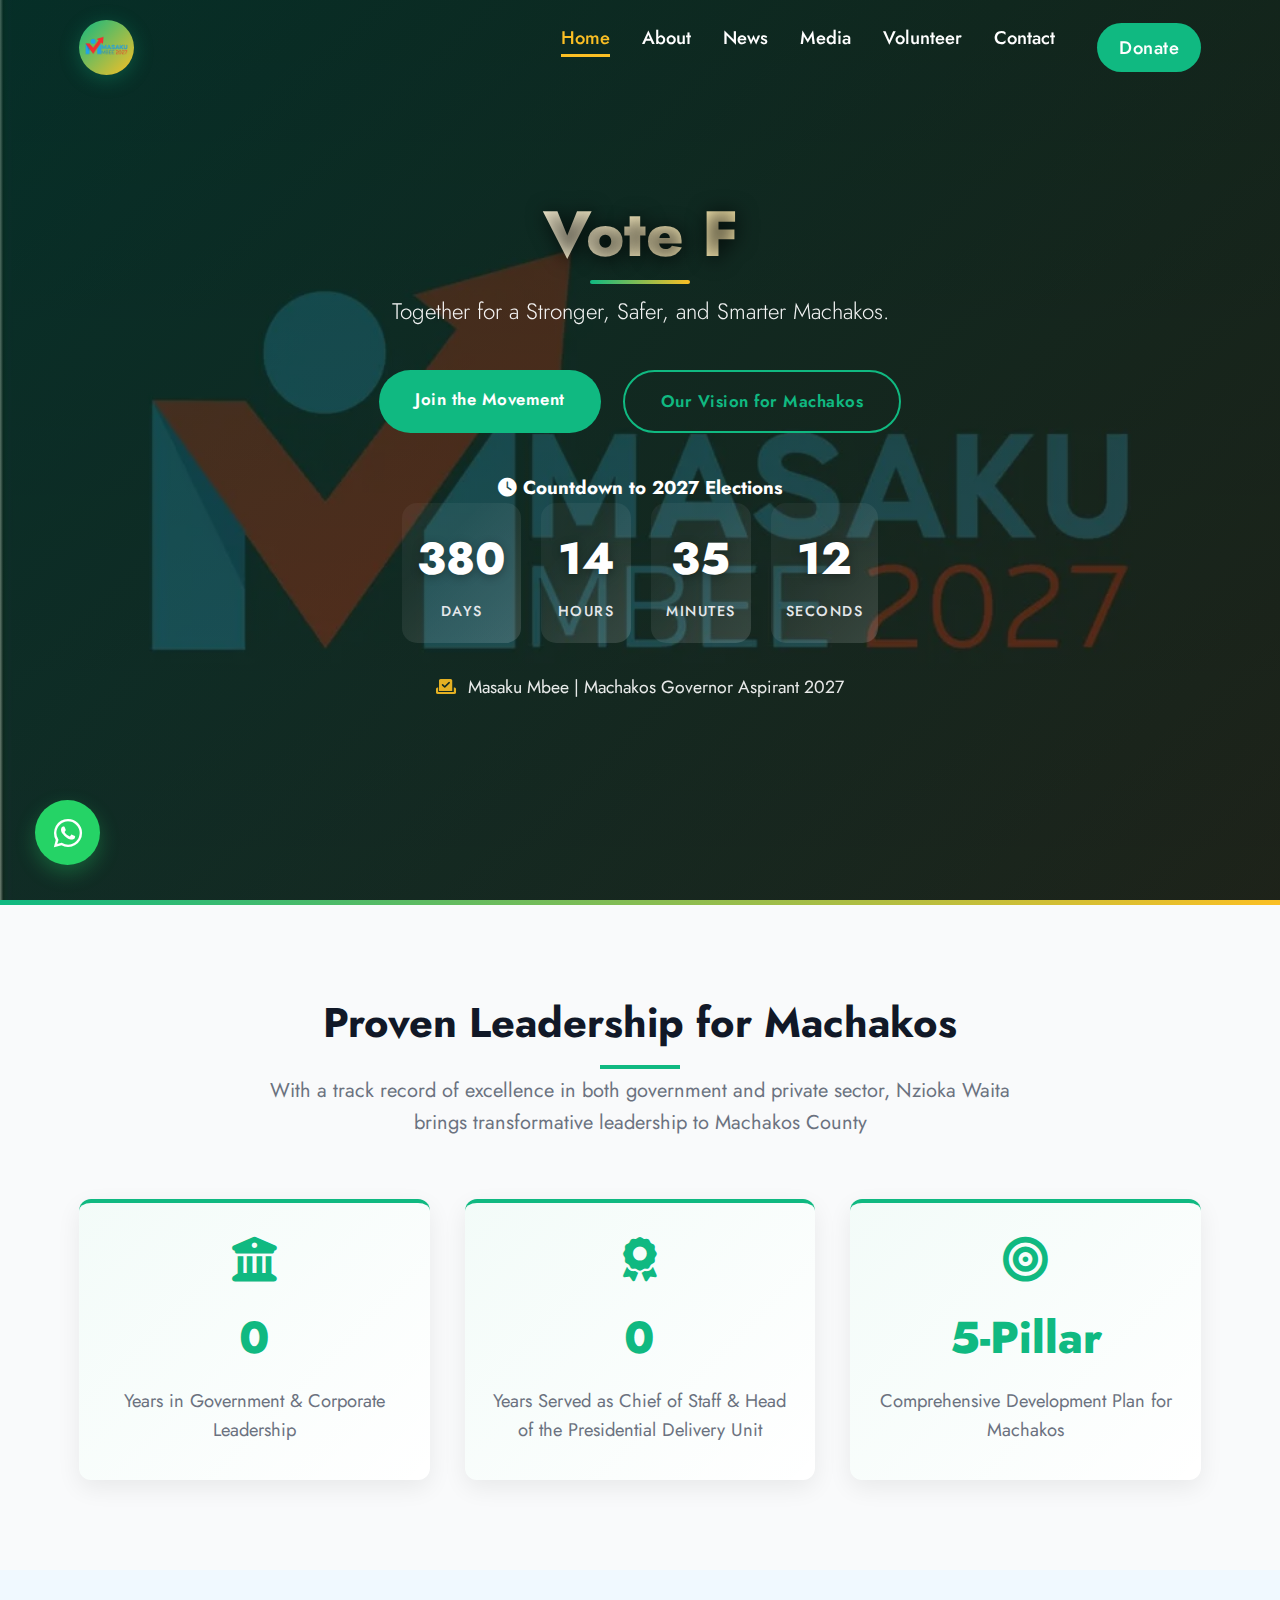
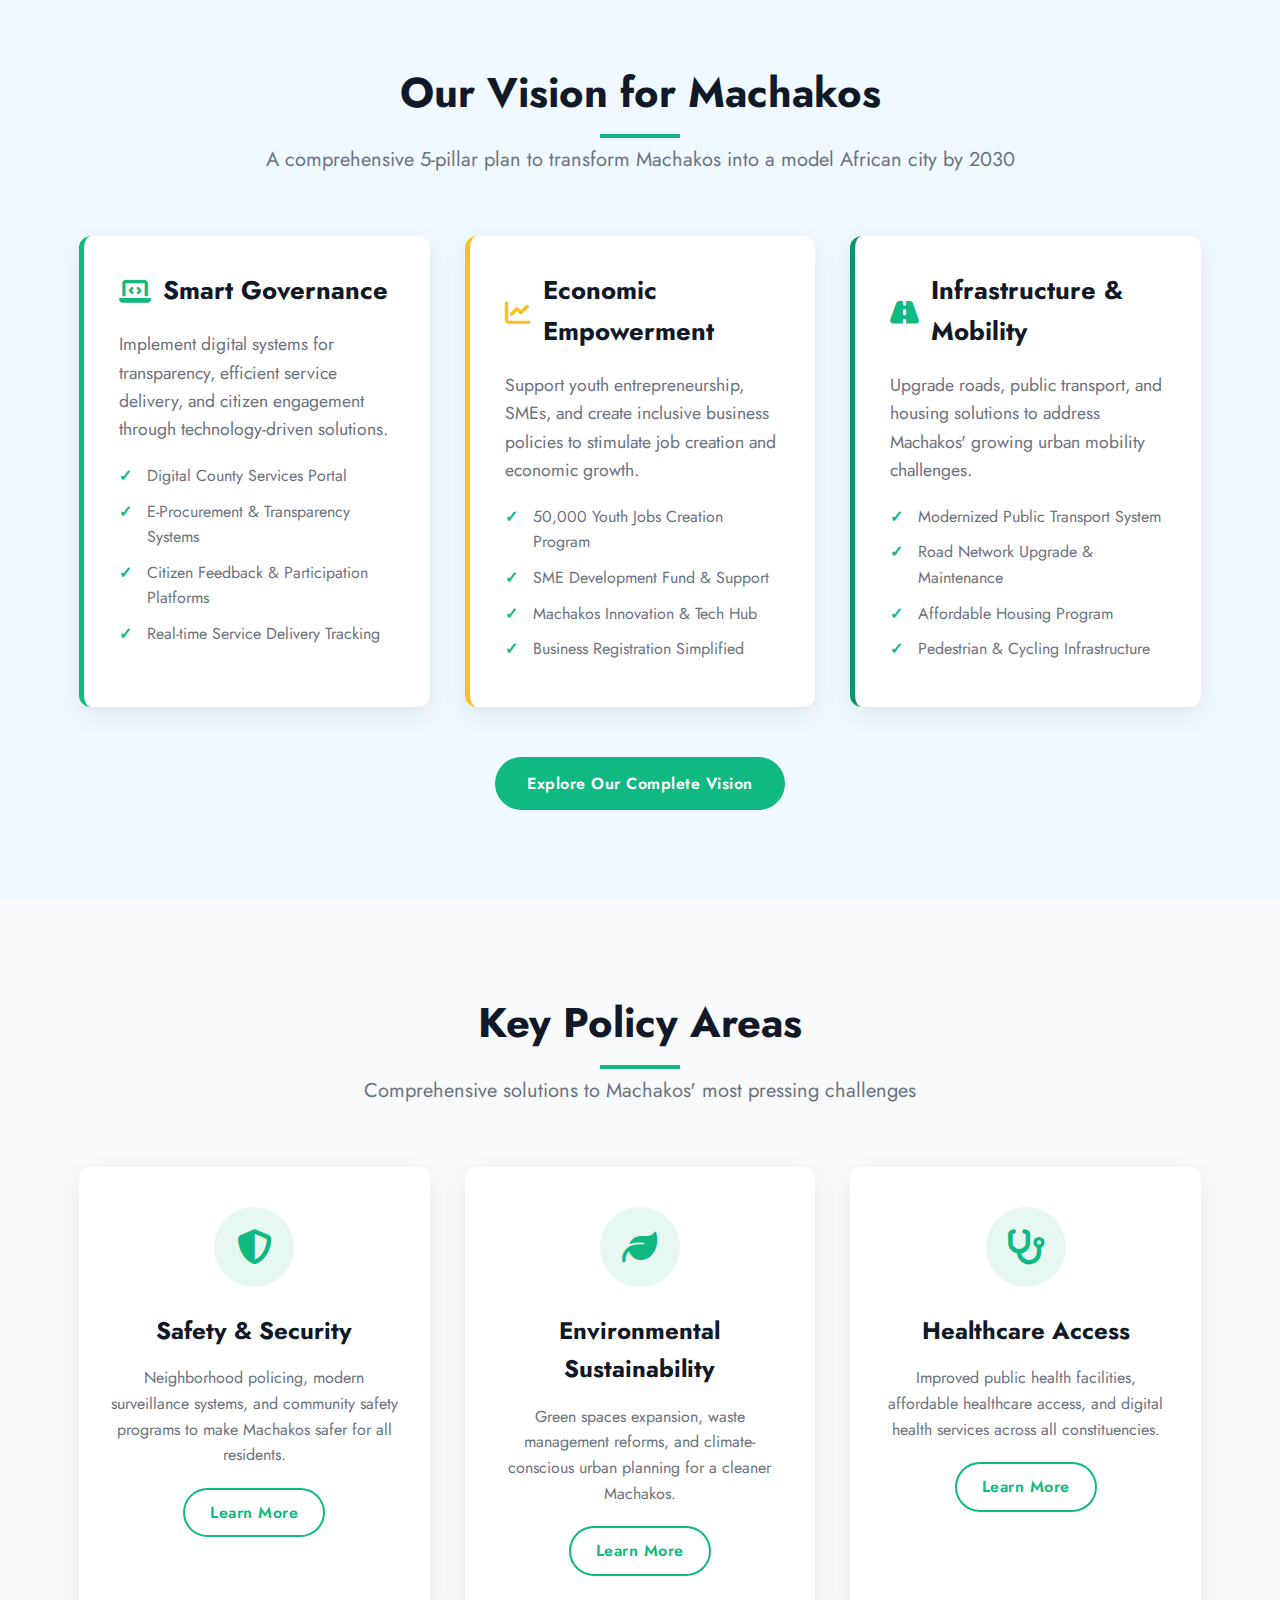
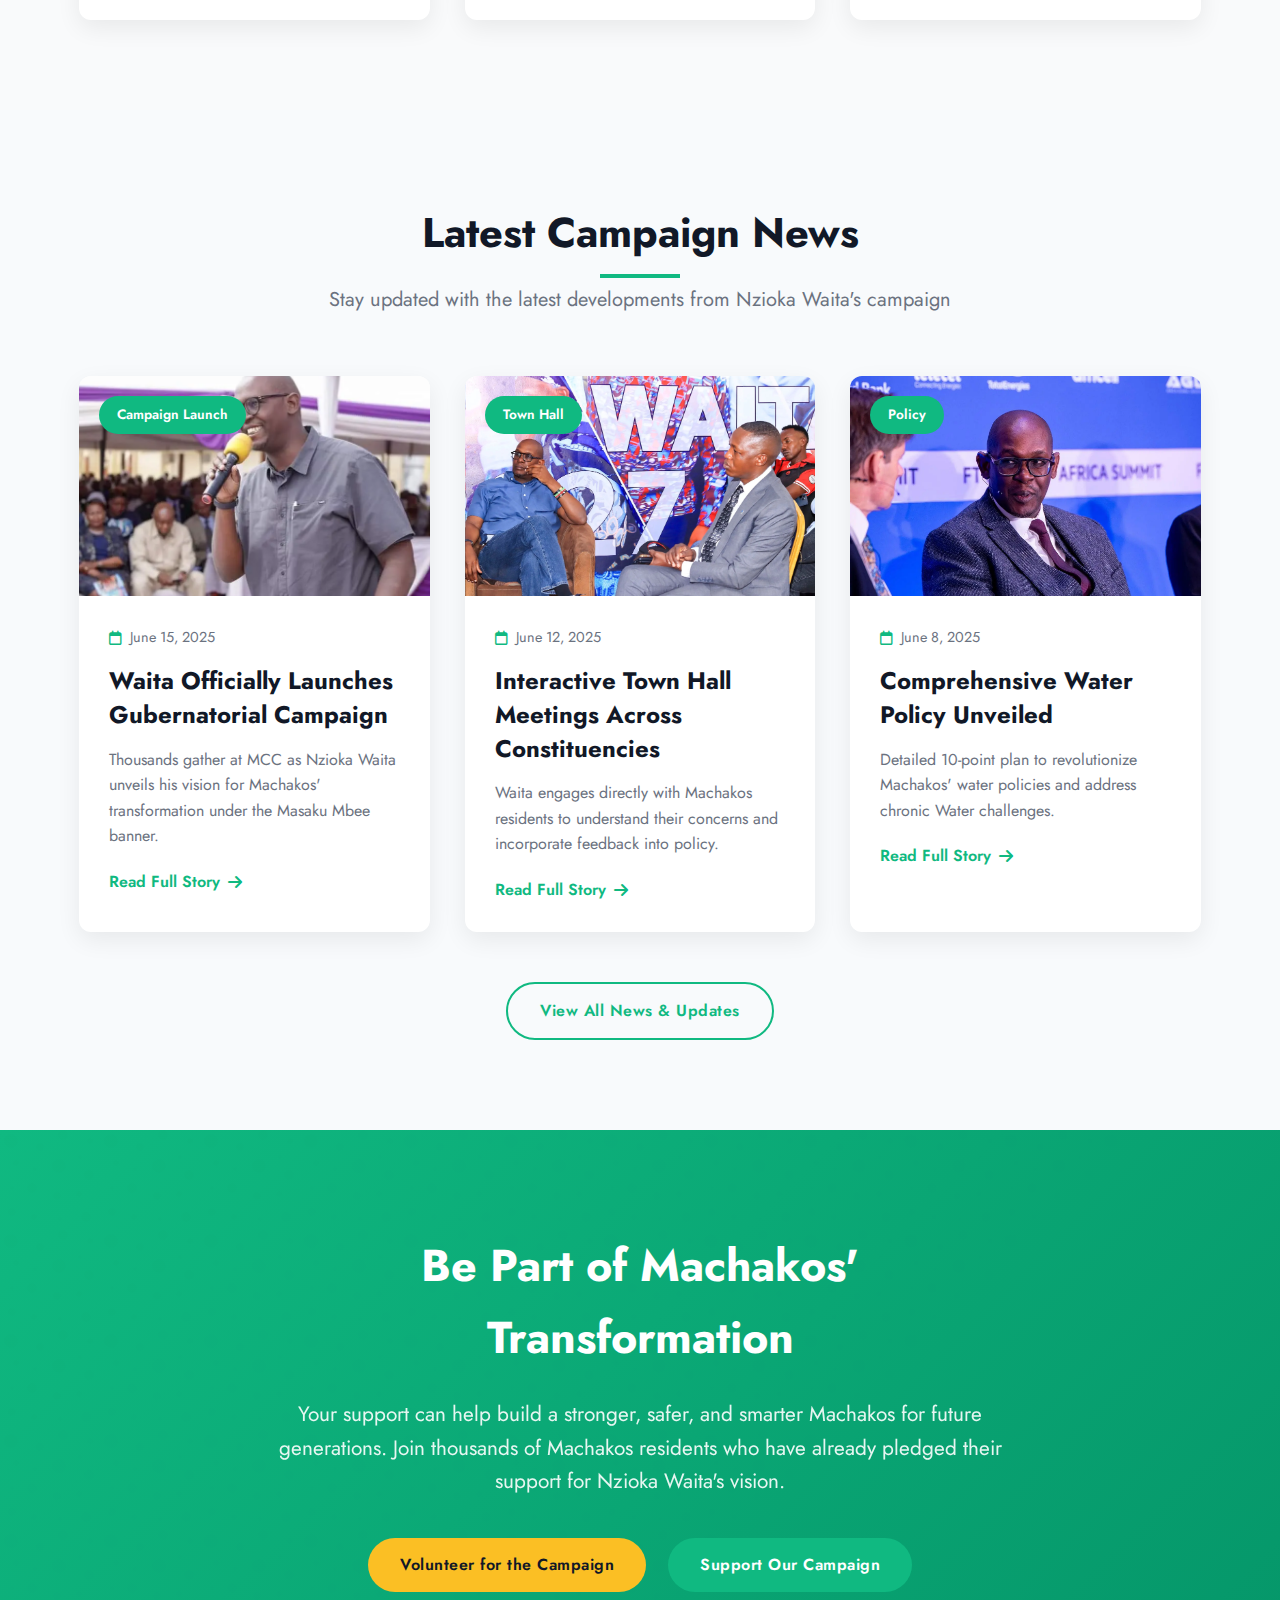
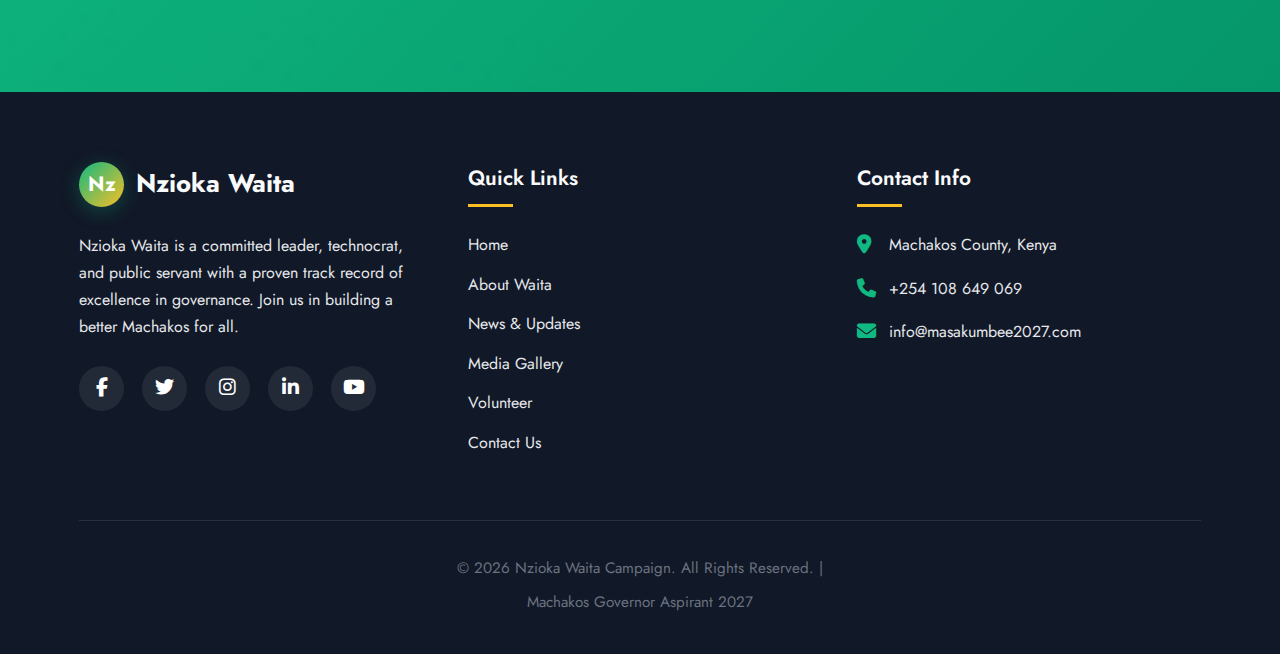
<file: index.html>
<!DOCTYPE html>
<html lang="en">
<head>
    <meta charset="UTF-8">
    <meta name="viewport" content="width=device-width, initial-scale=1.0">
    <title>Nzioka Waita | Machakos Governor Aspirant 2027 | Masaku Mbee</title>
    <link rel="preconnect" href="https://fonts.googleapis.com">
    <link rel="preconnect" href="https://fonts.gstatic.com" crossorigin>
    <link href="https://fonts.googleapis.com/css2?family=Jost:wght@300;400;500;600;700;800&display=swap" rel="stylesheet">
    <link rel="stylesheet" href="https://cdnjs.cloudflare.com/ajax/libs/font-awesome/6.4.0/css/all.min.css">
    <link rel="stylesheet" href="https://cdnjs.cloudflare.com/ajax/libs/animate.css/4.1.1/animate.min.css">
   <link rel="stylesheet" href="index.css">
</head>
<body>
    <!-- Navbar -->
    <nav class="navbar">
        <div class="container">
            <a href="index.html" class="logo">
          <img
            src="nzioka-waita-favicon.webp"
            alt="Nzioka waita favicon Logo"
            class="logo-img"
          />
        </a>
            
            <div class="menu-toggle" id="mobile-menu">
                <span></span>
                <span></span>
                <span></span>
            </div>
            
            <ul class="nav-links">
                <li><a href="index.html" class="active">Home</a></li>
                <li><a href="about.html">About</a></li>
                <li><a href="news.html">News</a></li>
                <li><a href="media.html">Media</a></li>
                <li><a href="volunteer.html">Volunteer</a></li>
                <li><a href="contact.html">Contact</a></li>
                <li><a href="#donate" class="btn btn-primary" style="padding: 10px 22px; margin-left: 10px;">Donate</a></li>
            </ul>
        </div>
    </nav>

    <!-- Hero Section -->
    <section class="hero">
        <div class="hero-bg"></div>
        <div class="hero-content">
            <h1 class="animate__animated animate__fadeInDown">Vote For Hon. Nzioka Waita </h1>
            <p class="animate__animated animate__fadeInUp animate__delay-1s">Together for a Stronger, Safer, and Smarter Machakos.</p>
            <div class="hero-buttons animate__animated animate__fadeInUp animate__delay-2s">
                <a href="volunteer.html" class="btn btn-primary">Join the Movement</a>
                <a href="#vision" class="btn btn-secondary">Our Vision for Machakos</a>
            </div>
            
            <div class="countdown animate__animated animate__fadeInUp animate__delay-3s">
                <h3><i class="fas fa-clock"></i> Countdown to 2027 Elections</h3>
                <div class="countdown-timer">
                    <div class="countdown-item">
                        <div class="countdown-value" id="days">000</div>
                        <div class="countdown-label">Days</div>
                    </div>
                    <div class="countdown-item">
                        <div class="countdown-value" id="hours">00</div>
                        <div class="countdown-label">Hours</div>
                    </div>
                    <div class="countdown-item">
                        <div class="countdown-value" id="minutes">00</div>
                        <div class="countdown-label">Minutes</div>
                    </div>
                    <div class="countdown-item">
                        <div class="countdown-value" id="seconds">00</div>
                        <div class="countdown-label">Seconds</div>
                    </div>
                </div>
            </div>
            
            <div class="hero-subtext animate__animated animate__fadeIn animate__delay-3s">
                <i class="fas fa-vote-yea"></i> Masaku Mbee | Machakos Governor Aspirant 2027
            </div>
        </div>
    </section>

    <!-- Stats Section -->
    <section class="stats">
        <div class="container">
            <div class="section-title">
                <h2>Proven Leadership for Machakos</h2>
                <p>With a track record of excellence in both government and private sector, Nzioka Waita brings transformative leadership to Machakos County</p>
            </div>
            
            <div class="stats-grid">
                <div class="stat-card">
                    <i class="fas fa-university"></i>
                    <div class="stat-number" data-count="25">0</div>
                    <div class="stat-text">Years in Government & Corporate Leadership</div>
                </div>
                
                <div class="stat-card">
                    <i class="fas fa-award"></i>
                    <div class="stat-number" data-count="7">0</div>
                    <div class="stat-text">Years Served as Chief of Staff & Head of the Presidential Delivery Unit</div>
                </div>
                
                <!--  <div class="stat-card">
                    <i class="fas fa-graduation-cap"></i>
                    <div class="stat-number">Sheffield University</div>
                    <div class="stat-text">World-Class Education for World-Class Leadership</div>
                </div>
                 <div class="stat-card">
                    <i class="fas fa-graduation-cap"></i>
                    <div class="stat-number">Queen Mary University</div>
                    <div class="stat-text">World-Class Education for World-Class Leadership</div>
                </div>-->
                
                <div class="stat-card">
                    <i class="fas fa-bullseye"></i>
                    <div class="stat-number">5-Pillar</div>
                    <div class="stat-text">Comprehensive Development Plan for Machakos</div>
                </div>
            </div>
        </div>
    </section>

    <!-- Vision Section -->
    <section id="vision" class="vision">
        <div class="container">
            <div class="section-title">
                <h2>Our Vision for Machakos</h2>
                <p>A comprehensive 5-pillar plan to transform Machakos into a model African city by 2030</p>
            </div>
            
            <div class="vision-grid">
                <div class="vision-card">
                    <h3><i class="fas fa-laptop-code"></i> Smart Governance</h3>
                    <p>Implement digital systems for transparency, efficient service delivery, and citizen engagement through technology-driven solutions.</p>
                    <ul class="vision-features">
                        <li>Digital County Services Portal</li>
                        <li>E-Procurement & Transparency Systems</li>
                        <li>Citizen Feedback & Participation Platforms</li>
                        <li>Real-time Service Delivery Tracking</li>
                    </ul>
                </div>
                
                <div class="vision-card">
                    <h3><i class="fas fa-chart-line"></i> Economic Empowerment</h3>
                    <p>Support youth entrepreneurship, SMEs, and create inclusive business policies to stimulate job creation and economic growth.</p>
                    <ul class="vision-features">
                        <li>50,000 Youth Jobs Creation Program</li>
                        <li>SME Development Fund & Support</li>
                        <li>Machakos Innovation & Tech Hub</li>
                        <li>Business Registration Simplified</li>
                    </ul>
                </div>
                
                <div class="vision-card">
                    <h3><i class="fas fa-road"></i> Infrastructure & Mobility</h3>
                    <p>Upgrade roads, public transport, and housing solutions to address Machakos' growing urban mobility challenges.</p>
                    <ul class="vision-features">
                        <li>Modernized Public Transport System</li>
                        <li>Road Network Upgrade & Maintenance</li>
                        <li>Affordable Housing Program</li>
                        <li>Pedestrian & Cycling Infrastructure</li>
                    </ul>
                </div>
            </div>
            
            <div class="vision-button">
                <a href="about.html" class="btn btn-primary">Explore Our Complete Vision</a>
            </div>
        </div>
    </section>

    <!-- Policy Highlights -->
    <section class="policy-highlights">
        <div class="container">
            <div class="section-title">
                <h2>Key Policy Areas</h2>
                <p>Comprehensive solutions to Machakos' most pressing challenges</p>
            </div>
            
            <div class="policy-grid">
                <div class="policy-card">
                    <div class="policy-icon">
                        <i class="fas fa-shield-alt"></i>
                    </div>
                    <h3>Safety & Security</h3>
                    <p>Neighborhood policing, modern surveillance systems, and community safety programs to make Machakos safer for all residents.</p>
                    <a href="about.html" class="btn btn-secondary" style="padding: 10px 25px;">Learn More</a>
                </div>
                
                <div class="policy-card">
                    <div class="policy-icon">
                        <i class="fas fa-leaf"></i>
                    </div>
                    <h3>Environmental Sustainability</h3>
                    <p>Green spaces expansion, waste management reforms, and climate-conscious urban planning for a cleaner Machakos.</p>
                    <a href="about.html" class="btn btn-secondary" style="padding: 10px 25px;">Learn More</a>
                </div>
                
                <div class="policy-card">
                    <div class="policy-icon">
                        <i class="fas fa-stethoscope"></i>
                    </div>
                    <h3>Healthcare Access</h3>
                    <p>Improved public health facilities, affordable healthcare access, and digital health services across all constituencies.</p>
                    <a href="about.html" class="btn btn-secondary" style="padding: 10px 25px;">Learn More</a>
                </div>
            </div>
        </div>
    </section>

    <!-- News Preview -->
    <section class="news-preview">
        <div class="container">
            <div class="section-title">
                <h2>Latest Campaign News</h2>
                <p>Stay updated with the latest developments from Nzioka Waita's campaign</p>
            </div>
            
            <div class="news-grid">
                <div class="news-card">
                    <div class="news-image" style="background-image: url('image\ -\ 2026-01-25T154152.762.webp');">
                        <span class="news-category">Campaign Launch</span>
                    </div>
                    <div class="news-content">
                        <div class="news-date"><i class="far fa-calendar"></i> June 15, 2025</div>
                        <h3>Waita Officially Launches Gubernatorial Campaign</h3>
                        <p>Thousands gather at MCC as Nzioka Waita unveils his vision for Machakos' transformation under the Masaku Mbee banner.</p>
                        <a href="news.html" class="news-link">Read Full Story <i class="fas fa-arrow-right"></i></a>
                    </div>
                </div>
                
                <div class="news-card">
                    <div class="news-image" style="background-image: url('image\ -\ 2026-01-25T152001.876.webp');">
                        <span class="news-category">Town Hall</span>
                    </div>
                    <div class="news-content">
                        <div class="news-date"><i class="far fa-calendar"></i> June 12, 2025</div>
                        <h3>Interactive Town Hall Meetings Across Constituencies</h3>
                        <p>Waita engages directly with Machakos residents to understand their concerns and incorporate feedback into policy.</p>
                        <a href="news.html" class="news-link">Read Full Story <i class="fas fa-arrow-right"></i></a>
                    </div>
                </div>
                
                <div class="news-card">
                    <div class="news-image" style="background-image: url('image\ -\ 2026-01-25T152312.671.webp');">
                        <span class="news-category">Policy</span>
                    </div>
                    <div class="news-content">
                        <div class="news-date"><i class="far fa-calendar"></i> June 8, 2025</div>
                        <h3>Comprehensive Water Policy Unveiled</h3>
                        <p>Detailed 10-point plan to revolutionize Machakos' water policies and address chronic Water challenges.</p>
                        <a href="news.html" class="news-link">Read Full Story <i class="fas fa-arrow-right"></i></a>
                    </div>
                </div>
            </div>
            
            <div class="vision-button" style="margin-top: 50px;">
                <a href="news.html" class="btn btn-secondary">View All News & Updates</a>
            </div>
        </div>
    </section>

    <!-- CTA Section -->
    <section class="cta-section">
        <div class="container">
            <div class="cta-content">
                <h2>Be Part of Machakos' Transformation</h2>
                <p>Your support can help build a stronger, safer, and smarter Machakos for future generations. Join thousands of Machakos residents who have already pledged their support for Nzioka Waita's vision.</p>
                <div class="cta-buttons">
                    <a href="volunteer.html" class="btn btn-gold">Volunteer for the Campaign</a>
                    <a href="#donate" class="btn btn-primary">Support Our Campaign</a>
                </div>
            </div>
        </div>
    </section>

    <!-- Footer -->
    <!-- Footer -->
    <footer>
        <div class="container">
            <div class="footer-content">
                <div class="footer-about">
                    <div class="footer-logo">
                        <div class="logo-img">Nz</div>
                        Nzioka Waita
                    </div>
                    <p> Nzioka Waita is a committed leader, technocrat, and public servant with a proven track record of excellence in governance. Join us in building a better Machakos for all.</p>
                    <div class="social-icons">
                        <a href="https://web.facebook.com/profile.php?id=100078165384028" target="_blank"><i class="fab fa-facebook-f"></i></a>
                        <a href="https://x.com/NziokaWaita" target="_blank"><i class="fab fa-twitter"></i></a>
                        <a href="https://www.instagram.com/nziokawaita/?hl=en" target="_blank"><i class="fab fa-instagram"></i></a>
                        <a href="https://www.linkedin.com/in/nzioka-waita-mgh-a583322/?originalSubdomain=ke" target="_blank"><i class="fab fa-linkedin-in"></i></a>
                        <a href="https://www.youtube.com/channel/UCyTL4fNBFS6BdrJDQ6pdvPA" target="_blank"><i class="fab fa-youtube"></i></a>
                    </div>
                </div>
                
                <div class="footer-links-section">
                    <h3 class="footer-heading">Quick Links</h3>
                    <ul class="footer-links">
                        <li><a href="index.html">Home</a></li>
                        <li><a href="about.html">About Waita</a></li>
                        <li><a href="news.html">News & Updates</a></li>
                        <li><a href="media.html">Media Gallery</a></li>
                        <li><a href="volunteer.html">Volunteer</a></li>
                        <li><a href="contact.html">Contact Us</a></li>
                    </ul>
                </div>
                
                <div class="footer-contact">
                    <h3 class="footer-heading">Contact Info</h3>
                    <ul class="contact-info">
                        <li><i class="fas fa-map-marker-alt"></i> <a href="https://maps.app.goo.gl/wQ7gRcGxDQkpSW1B8">Machakos County, Kenya</a></li>
                        <li><i class="fas fa-phone"></i> <a href="tel:+254108649069" style="color: var(--gray-light);">+254 108 649 069</a></li>
                        <li><i class="fas fa-envelope"></i> <a href="mailto:info@masakumbee2027.com" style="color: var(--gray-light);">info@masakumbee2027.com</a></li>
                    </ul>
                </div>
            </div>
            
            <div class="footer-bottom">
                <p>&copy; <span id="currentYear"></span> Nzioka Waita Campaign. All Rights Reserved. | </p>
                <p style="margin-top: 10px;">Machakos Governor Aspirant 2027</p>
            </div>
        </div>
    </footer>

    <!-- Floating WhatsApp Button -->
    <a href="https://wa.me/254108649069?text=Hello%20Nzioka%20Waita%20Campaign,%20I%20would%20like%20to%20get%20in%20touch%20about%20your%202027%20Machakos%20governor%20campaign" class="whatsapp-float" target="_blank">
        <i class="fab fa-whatsapp"></i>
    </a>

    <script src="index.js">
      
    </script>
</body>
</html>
</file>
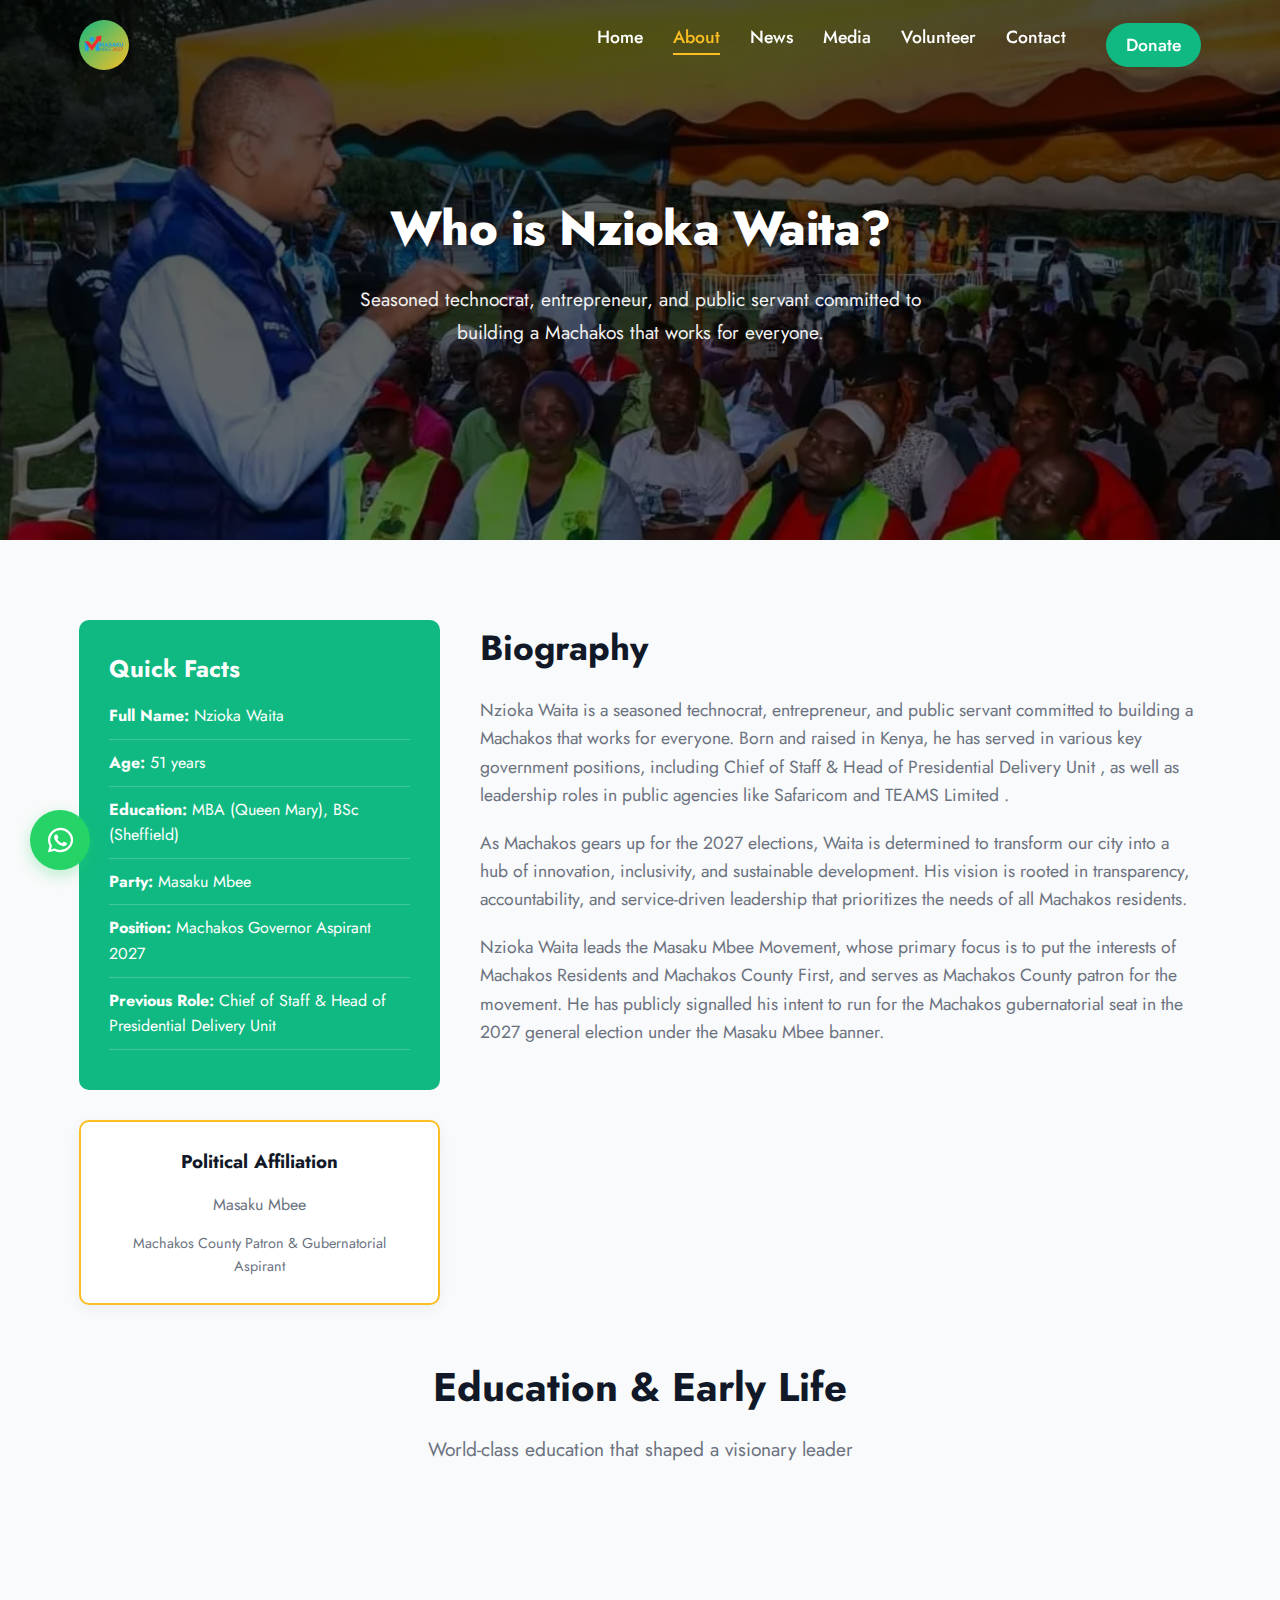
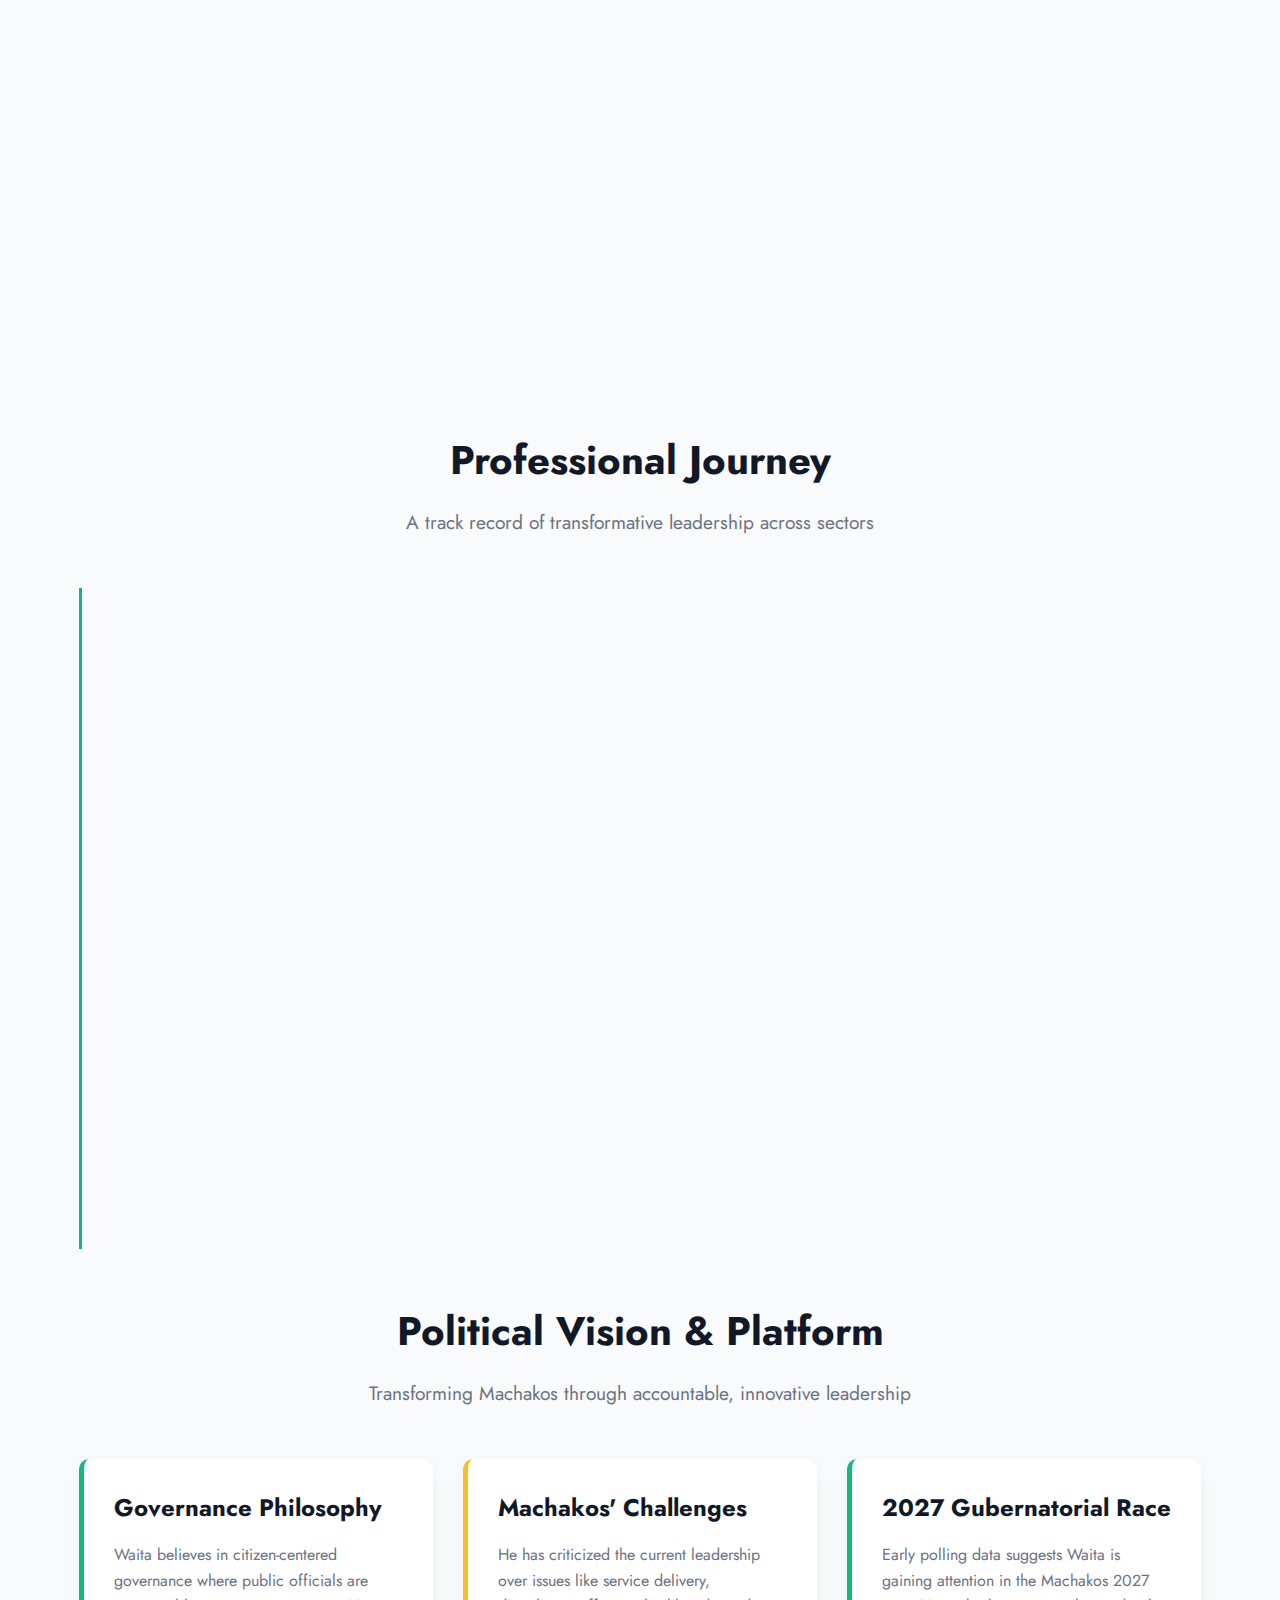
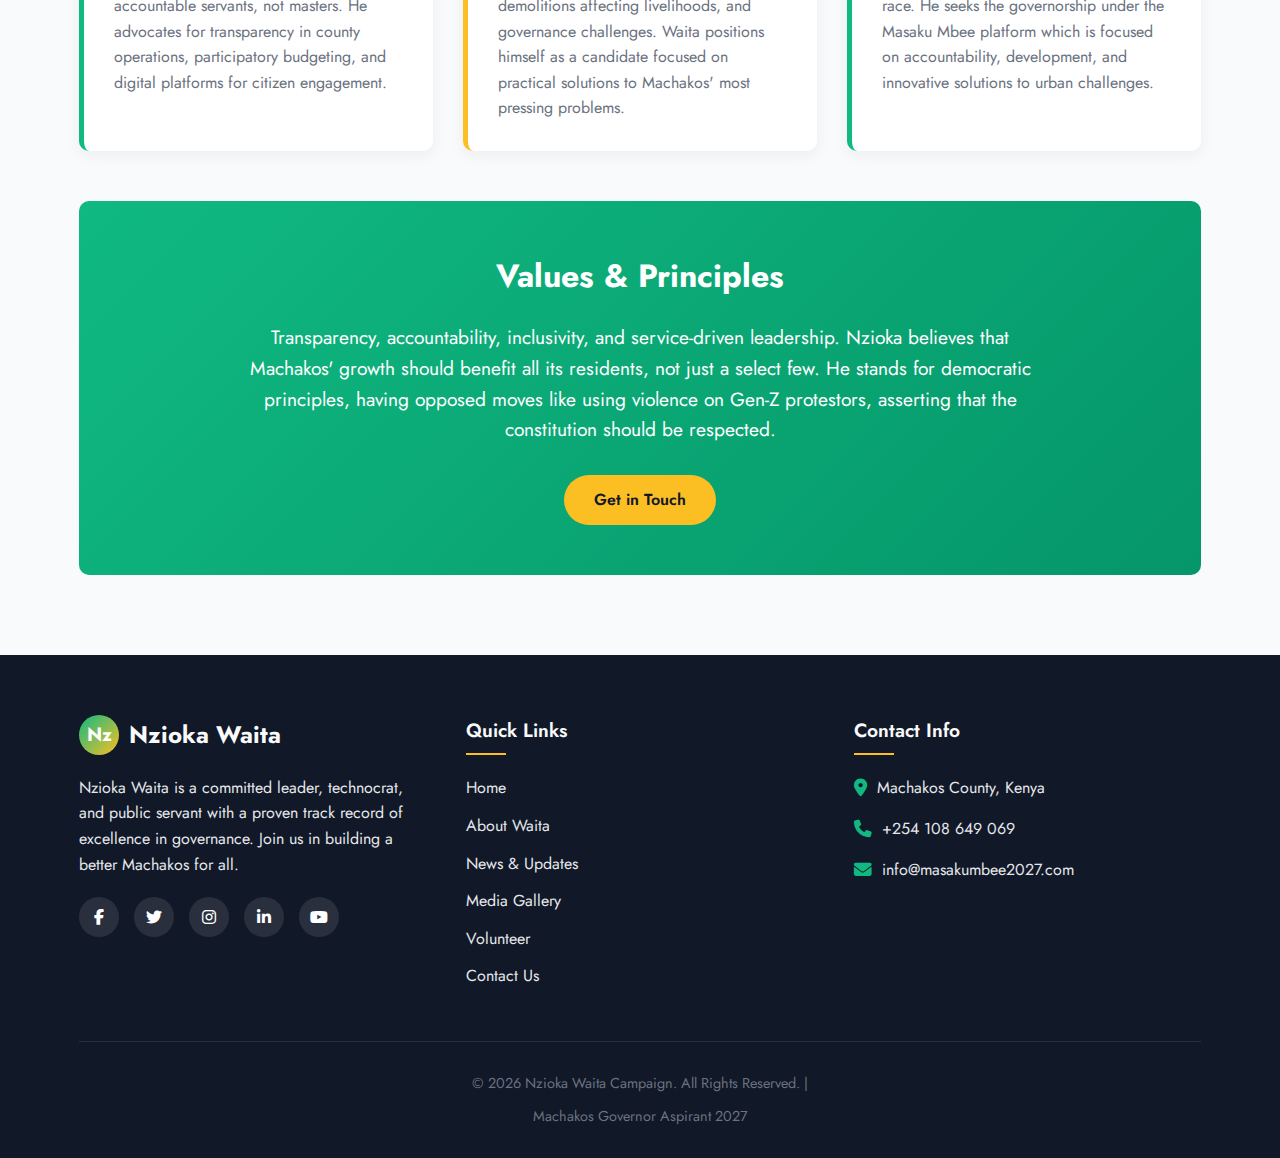
<file: about.html>
<!DOCTYPE html>
<html lang="en">
<head>
    <meta charset="UTF-8">
    <meta name="viewport" content="width=device-width, initial-scale=1.0">
    <title>About Nzioka Waita | Machakos Governor Aspirant 2027</title>
    <link rel="preconnect" href="https://fonts.googleapis.com">
    <link rel="preconnect" href="https://fonts.gstatic.com" crossorigin>
    <link href="https://fonts.googleapis.com/css2?family=Jost:wght@300;400;500;600;700;800&display=swap" rel="stylesheet">
    <link rel="stylesheet" href="https://cdnjs.cloudflare.com/ajax/libs/font-awesome/6.4.0/css/all.min.css">
    <link rel="stylesheet" href="about.css">
</head>
<body>
    <!-- Navbar -->
    <nav class="navbar">
        <div class="container">
            <a href="index.html" class="logo">
          <img
            src="nzioka-waita-favicon.webp"
            alt="Nzioka waita favicon Logo"
            class="logo-img"
          />
        </a>
            <div class="menu-toggle" id="mobile-menu">
                <span></span>
                <span></span>
                <span></span>
            </div>
            
            <ul class="nav-links">
                <li><a href="index.html">Home</a></li>
                <li><a href="about.html" class="active">About</a></li>
                <li><a href="news.html">News</a></li>
                <li><a href="media.html">Media</a></li>
                <li><a href="volunteer.html">Volunteer</a></li>
                <li><a href="contact.html">Contact</a></li>
                <li><a href="#donate" class="btn btn-primary" style="padding: 8px 20px; margin-left: 10px;">Donate</a></li>
            </ul>
        </div>
    </nav>

    <!-- Page Hero -->
   <!-- Page Hero -->
<section class="page-hero">
    <div class="hero-bg"></div>

    <div class="hero-content">
        <h1>Who is Nzioka Waita?</h1>
        <p>
            Seasoned technocrat, entrepreneur, and public servant committed to
            building a Machakos that works for everyone.
        </p>
    </div>
</section>

    <!-- About Content -->
    <section class="about-section">
        <div class="container">
            <div class="about-grid">
                <div>
                    <div class="facts-box">
                        <h3>Quick Facts</h3>
                        <ul class="facts-list">
                            <li><strong>Full Name:</strong> Nzioka Waita</li>
                            <li><strong>Age:</strong> 51 years</li>
                            <li><strong>Education:</strong> MBA (Queen Mary), BSc (Sheffield)</li>
                            <li><strong>Party:</strong> Masaku Mbee</li>
                            <li><strong>Position:</strong> Machakos Governor Aspirant 2027</li>
                            <li><strong>Previous Role:</strong> Chief of Staff & Head of Presidential Delivery Unit</li>
                        </ul>
                    </div>
                    
                    <div style="background: white; padding: 25px; border-radius: 10px; box-shadow: 0 5px 15px rgba(0,0,0,0.05); text-align: center; border: 2px solid var(--gold);">
                        <h3 style="color: var(--black); margin-bottom: 15px;">Political Affiliation</h3>
                        <p style="color: var(--gray); margin-bottom: 15px;">Masaku Mbee</p>
                        <p style="color: var(--gray); font-size: 0.9rem;">Machakos County Patron & Gubernatorial Aspirant</p>
                    </div>
                </div>
                
                <div>
                    <h2 style="font-size: 2.2rem; color: var(--black); margin-bottom: 20px;">Biography</h2>
                    <p style="font-size: 1.1rem; color: var(--gray); margin-bottom: 20px;">
                       Nzioka Waita is a seasoned technocrat, entrepreneur, and public servant committed to building a Machakos that works for everyone. Born and raised in Kenya, he has served in various key government positions, including Chief of Staff & Head of Presidential Delivery Unit , as well as leadership roles in public agencies like Safaricom and TEAMS Limited .
                    </p>
                    <p style="font-size: 1.1rem; color: var(--gray); margin-bottom: 20px;">
                        As Machakos gears up for the 2027 elections, Waita is determined to transform our city into a hub of innovation, inclusivity, and sustainable development. His vision is rooted in transparency, accountability, and service-driven leadership that prioritizes the needs of all Machakos residents.
                    </p>
                    <p style="font-size: 1.1rem; color: var(--gray); margin-bottom: 20px;">
                        Nzioka Waita leads the Masaku Mbee Movement, whose primary focus is to put the interests of Machakos Residents and Machakos County First, and serves as Machakos County patron for the movement. He has publicly signalled his intent to run for the Machakos gubernatorial seat in the 2027 general election under the Masaku Mbee banner.
                    </p>
                </div>
            </div>
            
            <div class="section-title">
                <h2>Education & Early Life</h2>
                <p>World-class education that shaped a visionary leader</p>
            </div>
            
            <div class="education-cards">
                <div class="education-card">
                    <div class="edu-icon">
                        <i class="fas fa-university"></i>
                    </div>
                    <h3 style="font-size: 1.5rem; margin-bottom: 15px; color: var(--black);">Queen Mary University</h3>
                    <p style="color: var(--gray); margin-bottom: 10px;"><strong>Masters, (LLM) in Computer & Communications Law</strong></p>
                    <p style="color: var(--gray);">Completed in 2015. His time at Queen Mary honed his strategic thinking and global perspective on governance and economic development. The rigorous program equipped him with advanced Computer and Communications skills and a deep understanding of public policy implementation.</p>
                </div>
                
                <div class="education-card">
                    <div class="edu-icon gold">
                        <i class="fas fa-graduation-cap"></i>
                    </div>
                    <h3 style="font-size: 1.5rem; margin-bottom: 15px; color: var(--black);">Sheffield University</h3>
                    <p style="color: var(--gray); margin-bottom: 10px;"><strong> Bachelor of Laws (LLB)</strong></p>
                    <p style="color: var(--gray);">Graduated in 1999 with honors from one of the world's premier institutions. At Sheffield, he engaged in initiatives like the Sheffield University Law Forum, developing early leadership skills and a passion for transformative change that would later define his career in public service.</p>
                </div>
                
                <div class="education-card">
                    <div class="edu-icon">
                        <i class="fas fa-globe-africa"></i>
                    </div>
                    <h3 style="font-size: 1.5rem; margin-bottom: 15px; color: var(--black);">Global Perspective</h3>
                    <p style="color: var(--gray); margin-bottom: 10px;"><strong>International Experience</strong></p>
                    <p style="color: var(--gray);">Waita's international education exposed him to global best practices in governance, urban planning, and economic development. This global perspective informs his approach to solving Machakos' unique challenges with innovative, world-class solutions.</p>
                </div>
            </div>
            
            <div class="section-title">
                <h2>Professional Journey</h2>
                <p>A track record of transformative leadership across sectors</p>
            </div>
            
            <div class="timeline">
                <div class="timeline-item">
                    <div class="timeline-dot"></div>
                    <h3 style="font-size: 1.5rem; margin-bottom: 10px; color: var(--black);">Founding Trustee of the Safaricom Foundation(2001-2015)</h3>
                    <p style="color: var(--gray); margin-bottom: 10px;"><strong>Safaricom</strong></p>
                    <p style="color: var(--gray);">Nzioka Waita joined Safaricom in 2001 and thereafter rose steadily through the ranks to serve the company in various capacities. Between 2003-2015 Waita was a founding Trustee of the Safaricom Foundation and served in that capacity for 11 years. The trust was established by Trust Deed in August 2003</p>
                </div>
                
                <div class="timeline-item">
                    <div class="timeline-dot"></div>
                    <h3 style="font-size: 1.5rem; margin-bottom: 10px; color: var(--black);">Deputy Chief of Staff and Deputy Head of the Public Service (2015-2018)</h3>
                    <p style="color: var(--gray); margin-bottom: 10px;"><strong>State House</strong></p>
                    <p style="color: var(--gray);">In this capacity, he was in charge of the President’s Delivery Unit, Office of Budget Management, Performance Contracting and Oversight Office and State Corporations Oversight Office.</p>
                </div>
                
                <div class="timeline-item">
                    <div class="timeline-dot"></div>
                    <h3 style="font-size: 1.5rem; margin-bottom: 10px; color: var(--black);">Chief of Staff and Head of the Public Service(2018-2022)</h3>
                    <p style="color: var(--gray); margin-bottom: 10px;"><strong>State House</strong></p>
                    <p style="color: var(--gray);">He was in charge of the President’s Delivery Unit, Office of Budget Management, Performance Contracting and Oversight Office and State Corporations Oversight Office.</p>
                </div>
                
                <div class="timeline-item">
                    <div class="timeline-dot"></div>
                    <h3 style="font-size: 1.5rem; margin-bottom: 10px; color: var(--black);">Company Secretary of the International Fibre Optic Company TEAMS Limited.</h3>
                    <p style="color: var(--gray); margin-bottom: 10px;"><strong>TEAMS Limited</strong></p>
                    <p style="color: var(--gray);">Worked in IT and corporate sectors before joining government, bringing innovation, financial acumen, and private sector efficiency to public service. This experience provides a unique understanding of how to create an enabling environment for business growth in Machakos.</p>
                </div>
            </div>
            
            <div class="section-title">
                <h2>Political Vision & Platform</h2>
                <p>Transforming Machakos through accountable, innovative leadership</p>
            </div>
            
            <div style="display: grid; grid-template-columns: repeat(auto-fit, minmax(300px, 1fr)); gap: 30px; margin-bottom: 50px;">
                <div style="background: white; padding: 30px; border-radius: 10px; box-shadow: 0 5px 15px rgba(0,0,0,0.05); border-left: 5px solid var(--emerald);">
                    <h3 style="font-size: 1.5rem; margin-bottom: 15px; color: var(--black);">Governance Philosophy</h3>
                    <p style="color: var(--gray);">Waita believes in citizen-centered governance where public officials are accountable servants, not masters. He advocates for transparency in county operations, participatory budgeting, and digital platforms for citizen engagement.</p>
                </div>
                
                <div style="background: white; padding: 30px; border-radius: 10px; box-shadow: 0 5px 15px rgba(0,0,0,0.05); border-left: 5px solid var(--gold);">
                    <h3 style="font-size: 1.5rem; margin-bottom: 15px; color: var(--black);">Machakos' Challenges</h3>
                    <p style="color: var(--gray);">He has criticized the current leadership over issues like service delivery, demolitions affecting livelihoods, and governance challenges. Waita positions himself as a candidate focused on practical solutions to Machakos' most pressing problems.</p>
                </div>
                
                <div style="background: white; padding: 30px; border-radius: 10px; box-shadow: 0 5px 15px rgba(0,0,0,0.05); border-left: 5px solid var(--emerald);">
                    <h3 style="font-size: 1.5rem; margin-bottom: 15px; color: var(--black);">2027 Gubernatorial Race</h3>
                    <p style="color: var(--gray);">Early polling data suggests Waita is gaining attention in the Machakos 2027 race. He seeks the governorship under the Masaku Mbee platform which is focused on accountability, development, and innovative solutions to urban challenges.</p>
                </div>
            </div>
            
            <div class="values-box">
                <h2>Values & Principles</h2>
                <p>Transparency, accountability, inclusivity, and service-driven leadership. Nzioka believes that Machakos' growth should benefit all its residents, not just a select few. He stands for democratic principles, having opposed moves like using violence on Gen-Z protestors, asserting that the constitution should be respected.</p>
                <a href="contact.html" class="btn btn-gold">Get in Touch</a>
            </div>
        </div>
    </section>

    <!-- Footer -->
   <!-- Footer -->
    <footer>
        <div class="container">
            <div class="footer-content">
                <div class="footer-about">
                    <div class="footer-logo">
                        <div class="logo-img">Nz</div>
                        Nzioka Waita
                    </div>
                    <p> Nzioka Waita is a committed leader, technocrat, and public servant with a proven track record of excellence in governance. Join us in building a better Machakos for all.</p>
                    <div class="social-icons">
                        <a href="https://web.facebook.com/profile.php?id=100078165384028" target="_blank"><i class="fab fa-facebook-f"></i></a>
                        <a href="https://x.com/NziokaWaita" target="_blank"><i class="fab fa-twitter"></i></a>
                        <a href="https://www.instagram.com/nziokawaita/?hl=en" target="_blank"><i class="fab fa-instagram"></i></a>
                        <a href="https://www.linkedin.com/in/nzioka-waita-mgh-a583322/?originalSubdomain=ke" target="_blank"><i class="fab fa-linkedin-in"></i></a>
                        <a href="https://www.youtube.com/channel/UCyTL4fNBFS6BdrJDQ6pdvPA" target="_blank"><i class="fab fa-youtube"></i></a>
                    </div>
                </div>
                
                <div class="footer-links-section">
                    <h3 class="footer-heading">Quick Links</h3>
                    <ul class="footer-links">
                        <li><a href="index.html">Home</a></li>
                        <li><a href="about.html">About Waita</a></li>
                        <li><a href="news.html">News & Updates</a></li>
                        <li><a href="media.html">Media Gallery</a></li>
                        <li><a href="volunteer.html">Volunteer</a></li>
                        <li><a href="contact.html">Contact Us</a></li>
                    </ul>
                </div>
                
                <div class="footer-contact">
                    <h3 class="footer-heading">Contact Info</h3>
                    <ul class="contact-info">
                        <li><i class="fas fa-map-marker-alt"></i> <a href="https://maps.app.goo.gl/wQ7gRcGxDQkpSW1B8">Machakos County, Kenya</a></li>
                        <li><i class="fas fa-phone"></i> <a href="tel:+254108649069" style="color: var(--gray-light);">+254 108 649 069</a></li>
                        <li><i class="fas fa-envelope"></i> <a href="mailto:info@masakumbee2027.com" style="color: var(--gray-light);">info@masakumbee2027.com</a></li>
                    </ul>
                </div>
            </div>
            
            <div class="footer-bottom">
                <p>&copy; <span id="currentYear"></span> Nzioka Waita Campaign. All Rights Reserved. | </p>
                <p style="margin-top: 10px;">Machakos Governor Aspirant 2027</p>
            </div>
        </div>
    </footer>

    <!-- Floating WhatsApp Button -->
    <a href="https://wa.me/254108649069?text=Hello%20Nzioka%20Waita%20Campaign,%20I%20would%20like%20to%20get%20in%20touch%20about%20your%202027%20Machakos%20governor%20campaign" class="whatsapp-float" target="_blank">
        <i class="fab fa-whatsapp"></i>
    </a>
    <script src="about.js">
      
    </script>
</body>
</html>
</file>
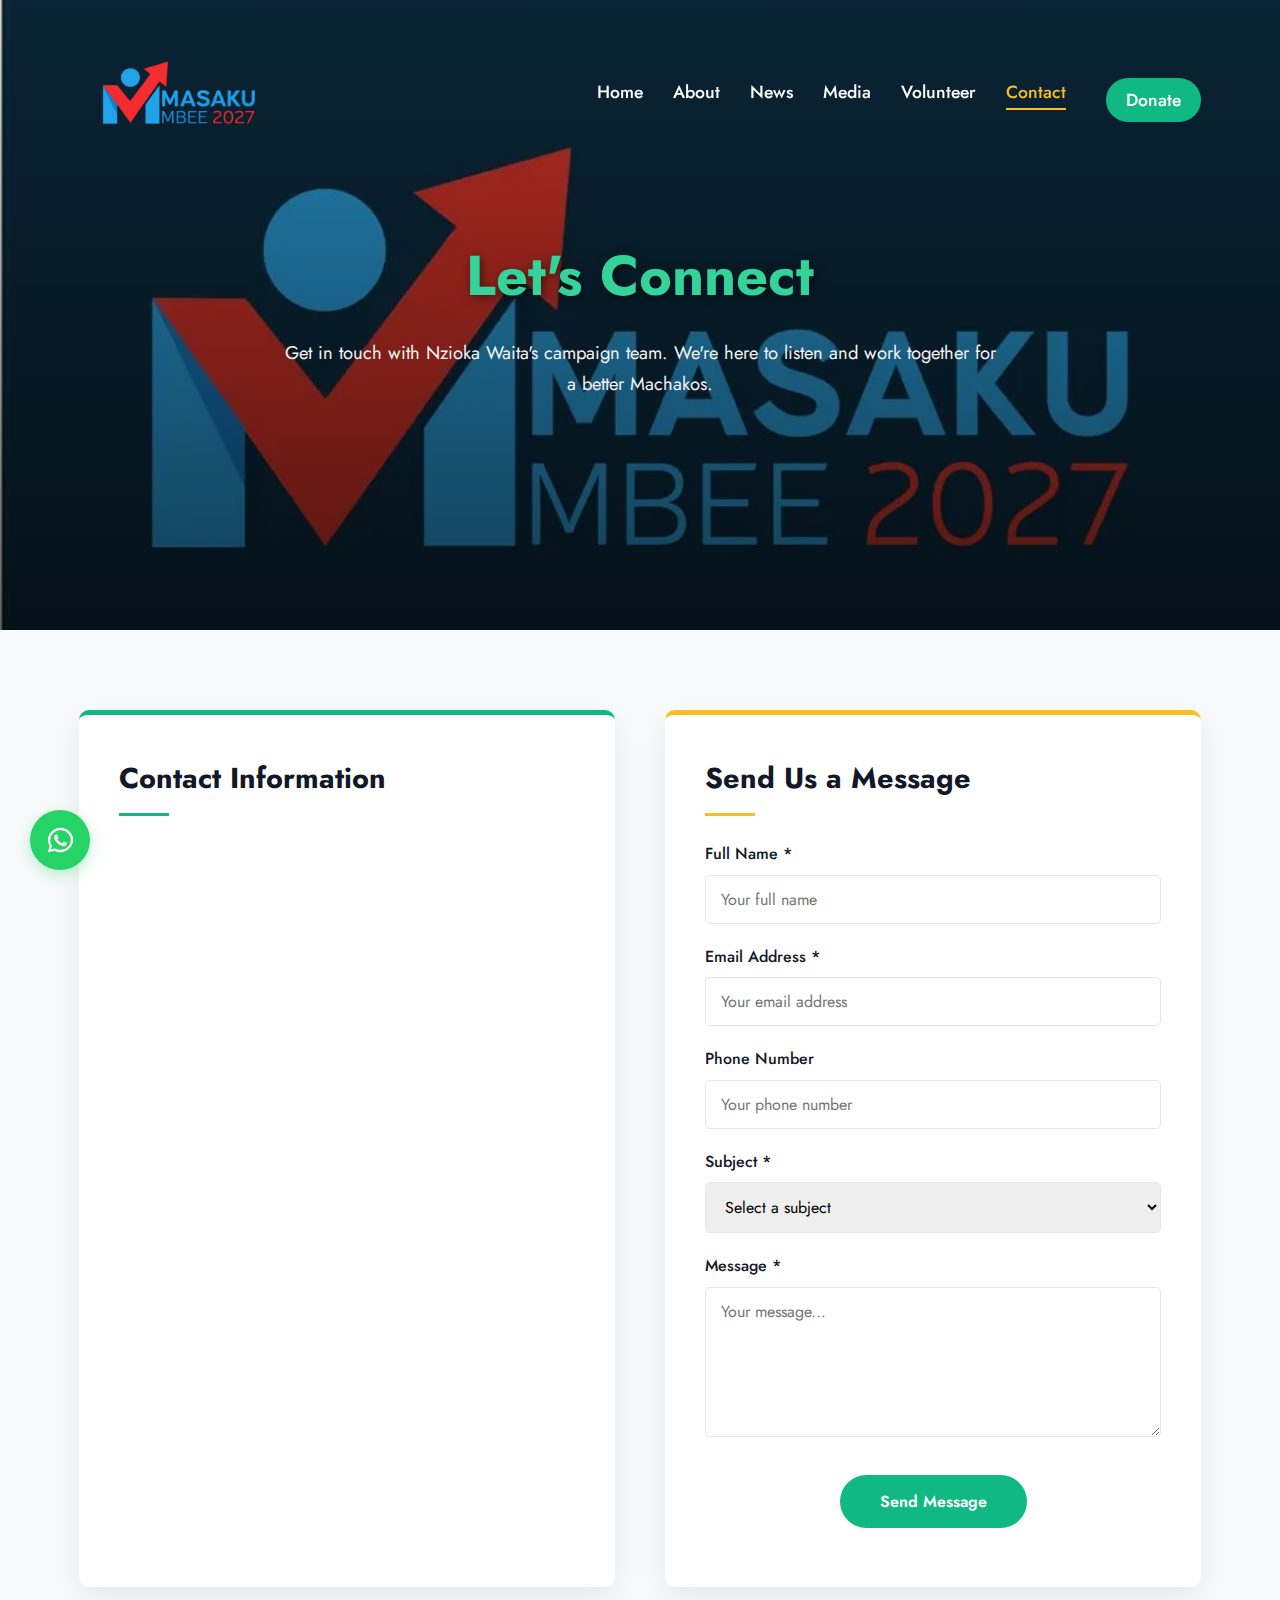
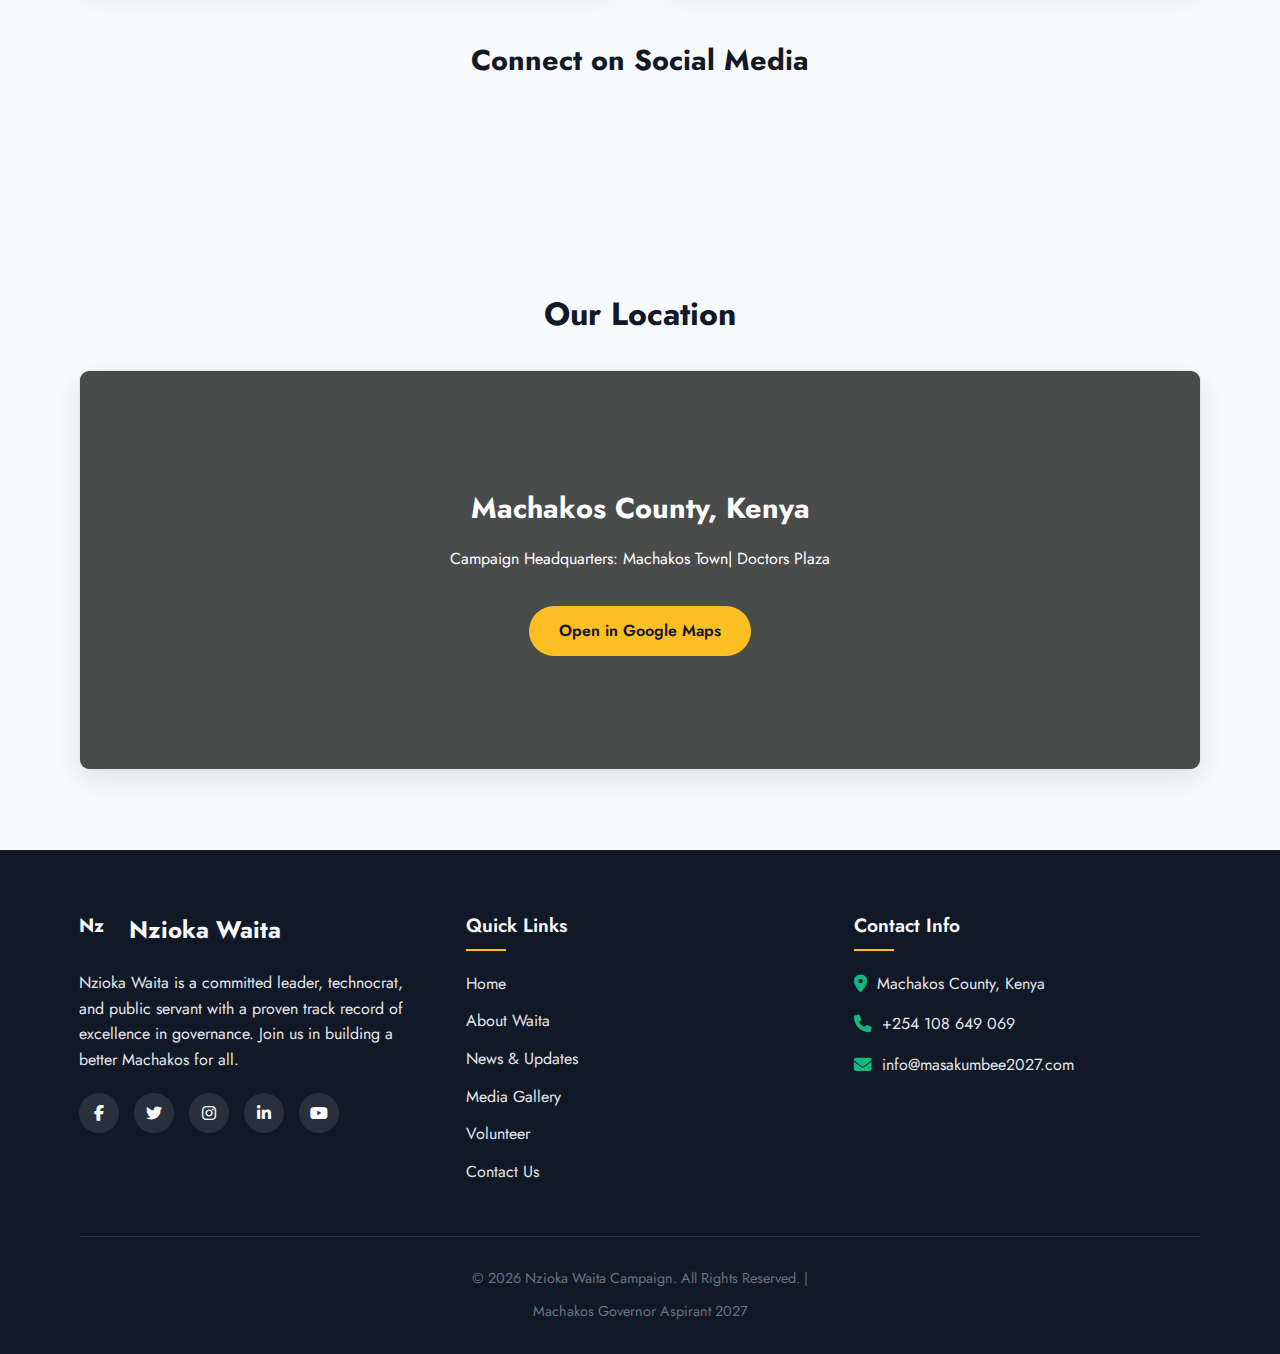
<file: contact.html>
<!DOCTYPE html>
<html lang="en">
<head>
    <meta charset="UTF-8">
    <meta name="viewport" content="width=device-width, initial-scale=1.0">
    <title>Contact Nzioka Waita | Machakos Governor Aspirant 2027</title>
    <link rel="preconnect" href="https://fonts.googleapis.com">
    <link rel="preconnect" href="https://fonts.gstatic.com" crossorigin>
    <link href="https://fonts.googleapis.com/css2?family=Jost:wght@300;400;500;600;700;800&display=swap" rel="stylesheet">
    <link rel="stylesheet" href="https://cdnjs.cloudflare.com/ajax/libs/font-awesome/6.4.0/css/all.min.css">
    <link rel="stylesheet" href="contact.css">
</head>
<body>
    <!-- Navbar -->
    <nav class="navbar">
        <div class="container">
           <a href="index.html" class="logo">
          <img
            src="nzioka-waita-favicon.webp"
            alt="Nzioka waita favicon Logo"
            class="logo-img"
          />
        </a>
            
            <div class="menu-toggle" id="mobile-menu">
                <span></span>
                <span></span>
                <span></span>
            </div>
            
            <ul class="nav-links">
                <li><a href="index.html">Home</a></li>
                <li><a href="about.html">About</a></li>
                <li><a href="news.html">News</a></li>
                <li><a href="media.html">Media</a></li>
                <li><a href="volunteer.html">Volunteer</a></li>
                <li><a href="contact.html" class="active">Contact</a></li>
                <li><a href="#donate" class="btn btn-primary" style="padding: 8px 20px; margin-left: 10px;">Donate</a></li>
            </ul>
        </div>
    </nav>

    <!-- Page Hero -->
  <!-- Page Hero -->
<section class="page-hero contact-hero">
    <div class="hero-bg"></div>
    <div class="hero-content">
        <h1>Let's Connect</h1>
        <p>
            Get in touch with Nzioka Waita's campaign team.
            We're here to listen and work together for a better Machakos.
        </p>
    </div>
</section>


    <!-- Contact Section -->
    <section class="contact-section">
        <div class="container">
            <div class="contact-grid">
                <!-- Contact Information -->
                <div class="contact-info-box">
                    <h2>Contact Information</h2>
                    
                    <div class="contact-detail">
                        <div class="contact-icon">
                            <i class="fas fa-map-marker-alt"></i>
                        </div>
                        <div class="contact-text">
                            <h4>Campaign Headquarters</h4>
                           <a href="https://maps.app.goo.gl/wQ7gRcGxDQkpSW1B8"> <p>Machakos County, Kenya</p>
                            <p>Machakos Town | Doctors Plaza</p></a>
                        </div>
                    </div>
                    
                    <div class="contact-detail">
                        <div class="contact-icon">
                            <i class="fas fa-phone"></i>
                        </div>
                        <div class="contact-text">
                            <h4>Phone Numbers</h4>
                            <p><a href="tel:+254108649069">+254 108 649 069</a> (Primary)</p>
                            
                            <p>Available: Mon-Fri, 8:00 AM - 6:00 PM</p>
                        </div>
                    </div>
                    
                    <div class="contact-detail">
                        <div class="contact-icon">
                            <i class="fas fa-envelope"></i>
                        </div>
                        <div class="contact-text">
                            <h4>Email Address</h4>
                            <p><a href="mailto:info@masakumbee2027.com">info@masakumbee2027.com</a></p>
                            <p>For campaign inquiries, partnerships, and media requests</p>
                        </div>
                    </div>
                    
                    <div class="contact-detail">
                        <div class="contact-icon">
                            <i class="fas fa-clock"></i>
                        </div>
                        <div class="contact-text">
                            <h4>Office Hours</h4>
                            <p>Monday - Friday: 8:00 AM - 6:00 PM</p>
                            <p>Saturday: 9:00 AM - 1:00 PM</p>
                            <p>Sunday: Closed</p>
                        </div>
                    </div>
                    
                    <div class="contact-detail">
                        <div class="contact-icon">
                            <i class="fas fa-users"></i>
                        </div>
                        <div class="contact-text">
                            <h4>Volunteer & Support</h4>
                            <p>Interested in volunteering?</p>
                            <p><a href="volunteer.html">Join our campaign team →</a></p>
                        </div>
                    </div>
                </div>
                
                <!-- Contact Form -->
                <div class="contact-form-box">
                    <h2>Send Us a Message</h2>
                    <form id="contactForm">
                        <div class="form-group">
                            <label for="name">Full Name *</label>
                            <input type="text" id="name" name="name" class="form-control" placeholder="Your full name" required>
                        </div>
                        
                        <div class="form-group">
                            <label for="email">Email Address *</label>
                            <input type="email" id="email" name="email" class="form-control" placeholder="Your email address" required>
                        </div>
                        
                        <div class="form-group">
                            <label for="phone">Phone Number</label>
                            <input type="tel" id="phone" name="phone" class="form-control" placeholder="Your phone number">
                        </div>
                        
                        <div class="form-group">
                            <label for="subject">Subject *</label>
                            <select id="subject" name="subject" class="form-control" required>
                                <option value="" disabled selected>Select a subject</option>
                                <option value="campaign">Campaign Information</option>
                                <option value="volunteer">Volunteer Opportunities</option>
                                <option value="donation">Donation Inquiries</option>
                                <option value="media">Media Request</option>
                                <option value="event">Event Invitation</option>
                                <option value="policy">Policy Questions</option>
                                <option value="other">Other</option>
                            </select>
                        </div>
                        
                        <div class="form-group">
                            <label for="message">Message *</label>
                            <textarea id="message" name="message" class="form-control" placeholder="Your message..." required></textarea>
                        </div>
                        
                        <div class="form-submit">
                            <button type="submit" class="btn btn-primary" style="padding: 15px 40px;">Send Message</button>
                        </div>
                    </form>
                    
                    <div id="formMessage" style="margin-top: 20px; display: none; padding: 15px; border-radius: 5px; text-align: center;"></div>
                </div>
            </div>
            
            <!-- Social Media Links -->
            <div class="contact-social">
                <h3>Connect on Social Media</h3>
                <div class="social-links">
                    <a href="https://web.facebook.com/profile.php?id=100078165384028" target="_blank" class="social-link-item">
                        <div class="social-link-icon facebook">
                            <i class="fab fa-facebook-f"></i>
                        </div>
                        <div class="social-link-text">Facebook</div>
                    </a>
                    
                    <a href="https://x.com/NziokaWaita" target="_blank" class="social-link-item">
                        <div class="social-link-icon twitter">
                            <i class="fab fa-twitter"></i>
                        </div>
                        <div class="social-link-text">Twitter</div>
                    </a>
                    
                    <a href="https://www.instagram.com/nziokawaita/?hl=en" target="_blank" class="social-link-item">
                        <div class="social-link-icon instagram">
                            <i class="fab fa-instagram"></i>
                        </div>
                        <div class="social-link-text">Instagram</div>
                    </a>
                    
                    <a href="https://www.linkedin.com/in/nzioka-waita-mgh-a583322?originalSubdomain=ke" target="_blank" class="social-link-item">
                        <div class="social-link-icon linkedin">
                            <i class="fab fa-linkedin-in"></i>
                        </div>
                        <div class="social-link-text">LinkedIn</div>
                    </a>
                    
                    <a href="https://www.youtube.com/channel/UCyTL4fNBFS6BdrJDQ6pdvPA" target="_blank" class="social-link-item">
                        <div class="social-link-icon youtube">
                            <i class="fab fa-youtube"></i>
                        </div>
                        <div class="social-link-text">YouTube</div>
                    </a>
                </div>
            </div>
            
            <!-- Map Section -->
            <div class="map-section">
                <h2 style="text-align: center; font-size: 2rem; color: var(--black); margin-bottom: 30px;">Our Location</h2>
                <div class="map-container">
                    <div class="map-placeholder">
                        <h3>Machakos County, Kenya</h3>
                        <p>Campaign Headquarters: Machakos Town| Doctors Plaza</p>
                        <p style="margin-top: 20px;">
                            <a href="https://maps.app.goo.gl/wQ7gRcGxDQkpSW1B8" target="_blank" class="btn btn-gold" style="margin-top: 15px;">
                                Open in Google Maps
                            </a>
                        </p>
                    </div>
                </div>
            </div>
        </div>
    </section>

    <!-- Footer -->
    <footer>
        <div class="container">
            <div class="footer-content">
                <div class="footer-about">
                    <div class="footer-logo">
                        <div class="logo-img">Nz</div>
                        Nzioka Waita
                    </div>
                    <p> Nzioka Waita is a committed leader, technocrat, and public servant with a proven track record of excellence in governance. Join us in building a better Machakos for all.</p>
                    <div class="social-icons">
                        <a href="https://web.facebook.com/profile.php?id=100078165384028" target="_blank"><i class="fab fa-facebook-f"></i></a>
                        <a href="https://x.com/NziokaWaita" target="_blank"><i class="fab fa-twitter"></i></a>
                        <a href="https://www.instagram.com/nziokawaita/?hl=en" target="_blank"><i class="fab fa-instagram"></i></a>
                        <a href="https://www.linkedin.com/in/nzioka-waita-mgh-a583322/?originalSubdomain=ke" target="_blank"><i class="fab fa-linkedin-in"></i></a>
                        <a href="https://www.youtube.com/channel/UCyTL4fNBFS6BdrJDQ6pdvPA" target="_blank"><i class="fab fa-youtube"></i></a>
                    </div>
                </div>
                
                <div class="footer-links-section">
                    <h3 class="footer-heading">Quick Links</h3>
                    <ul class="footer-links">
                        <li><a href="index.html">Home</a></li>
                        <li><a href="about.html">About Waita</a></li>
                        <li><a href="news.html">News & Updates</a></li>
                        <li><a href="media.html">Media Gallery</a></li>
                        <li><a href="volunteer.html">Volunteer</a></li>
                        <li><a href="contact.html">Contact Us</a></li>
                    </ul>
                </div>
                
                <div class="footer-contact">
                    <h3 class="footer-heading">Contact Info</h3>
                    <ul class="contact-info">
                        <li><i class="fas fa-map-marker-alt"></i> <a href="https://maps.app.goo.gl/wQ7gRcGxDQkpSW1B8">Machakos County, Kenya</a></li>
                        <li><i class="fas fa-phone"></i> <a href="tel:+254108649069" style="color: var(--gray-light);">+254 108 649 069</a></li>
                        <li><i class="fas fa-envelope"></i> <a href="mailto:info@masakumbee2027.com" style="color: var(--gray-light);">info@masakumbee2027.com</a></li>
                    </ul>
                </div>
            </div>
            
            <div class="footer-bottom">
                <p>&copy; <span id="currentYear"></span> Nzioka Waita Campaign. All Rights Reserved. | </p>
                <p style="margin-top: 10px;">Machakos Governor Aspirant 2027</p>
            </div>
        </div>
    </footer>

    <!-- Floating WhatsApp Button -->
    <a href="https://wa.me/254108649069?text=Hello%20Nzioka%20Waita%20Campaign,%20I%20would%20like%20to%20get%20in%20touch%20about%20your%202027%20Machakos%20governor%20campaign" class="whatsapp-float" target="_blank">
        <i class="fab fa-whatsapp"></i>
    </a>

    <script src="contact.js">
        
    </script>
</body>
</html>
</file>
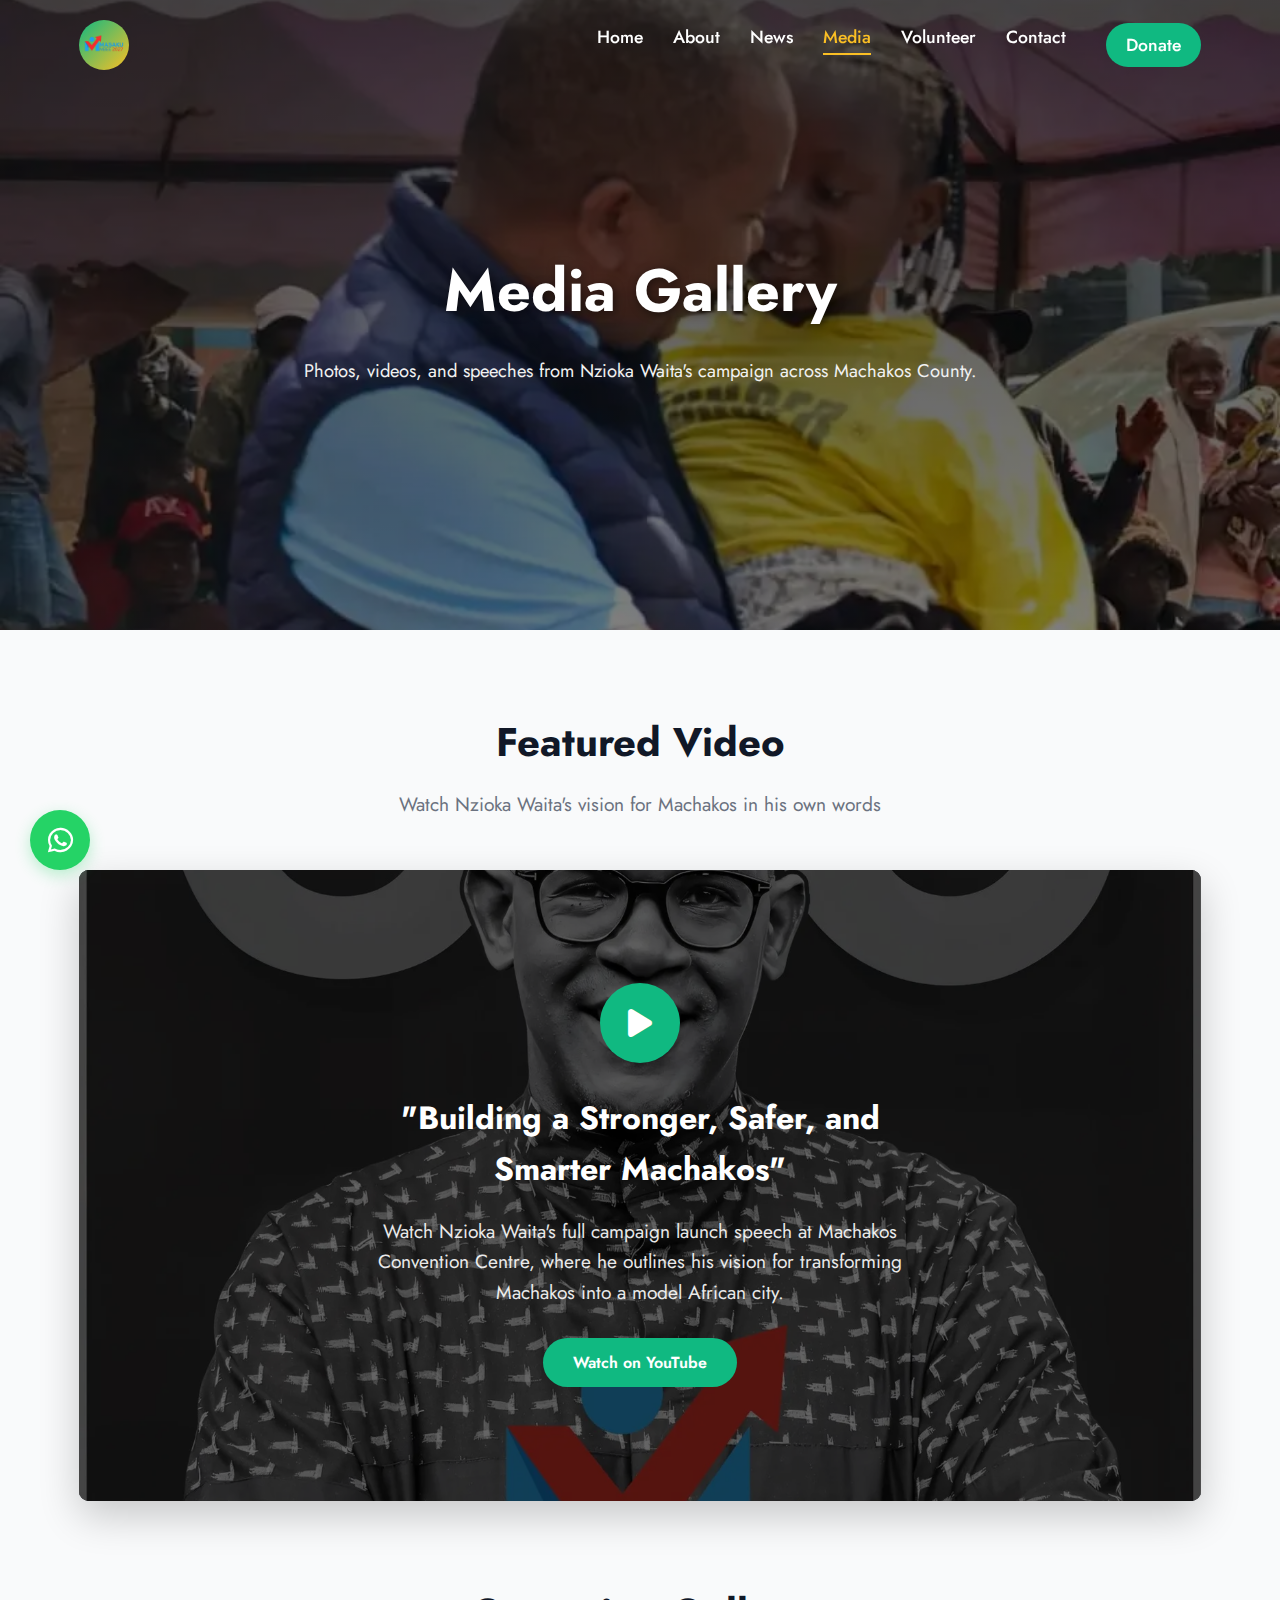
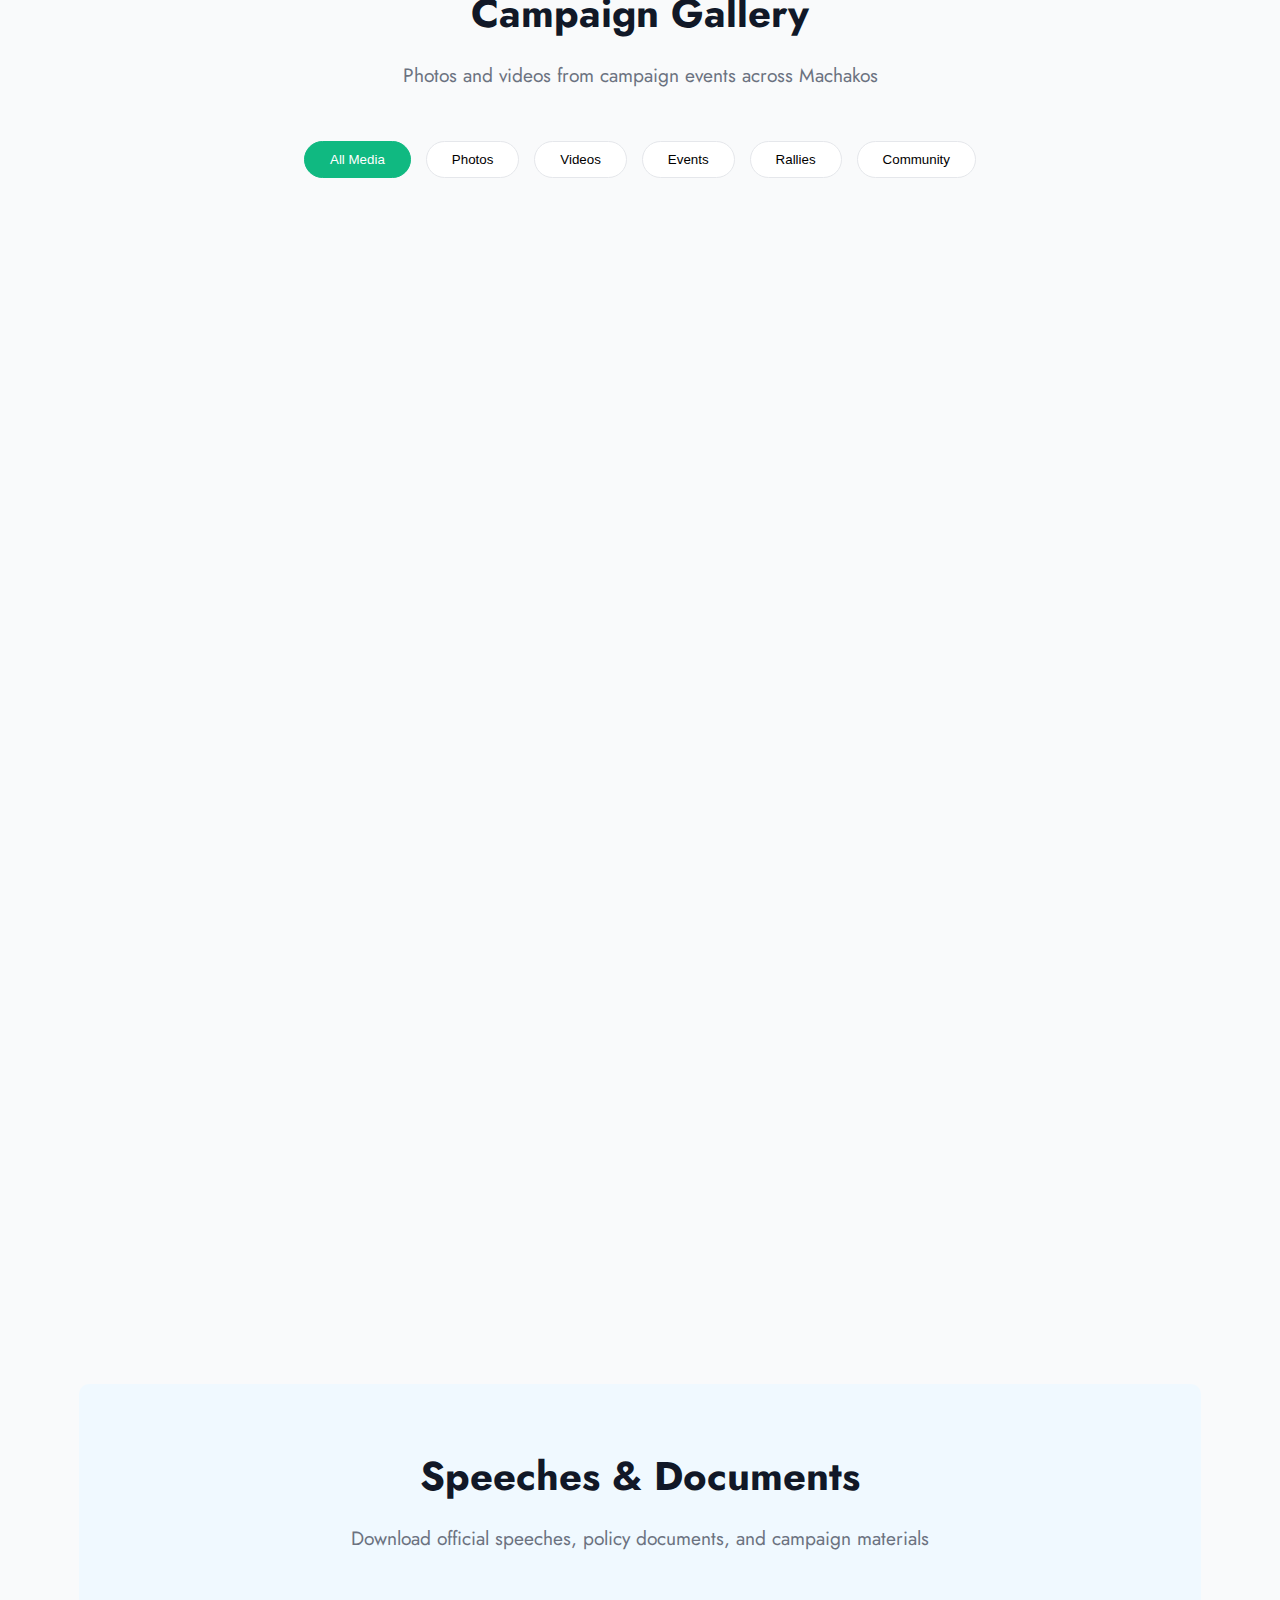
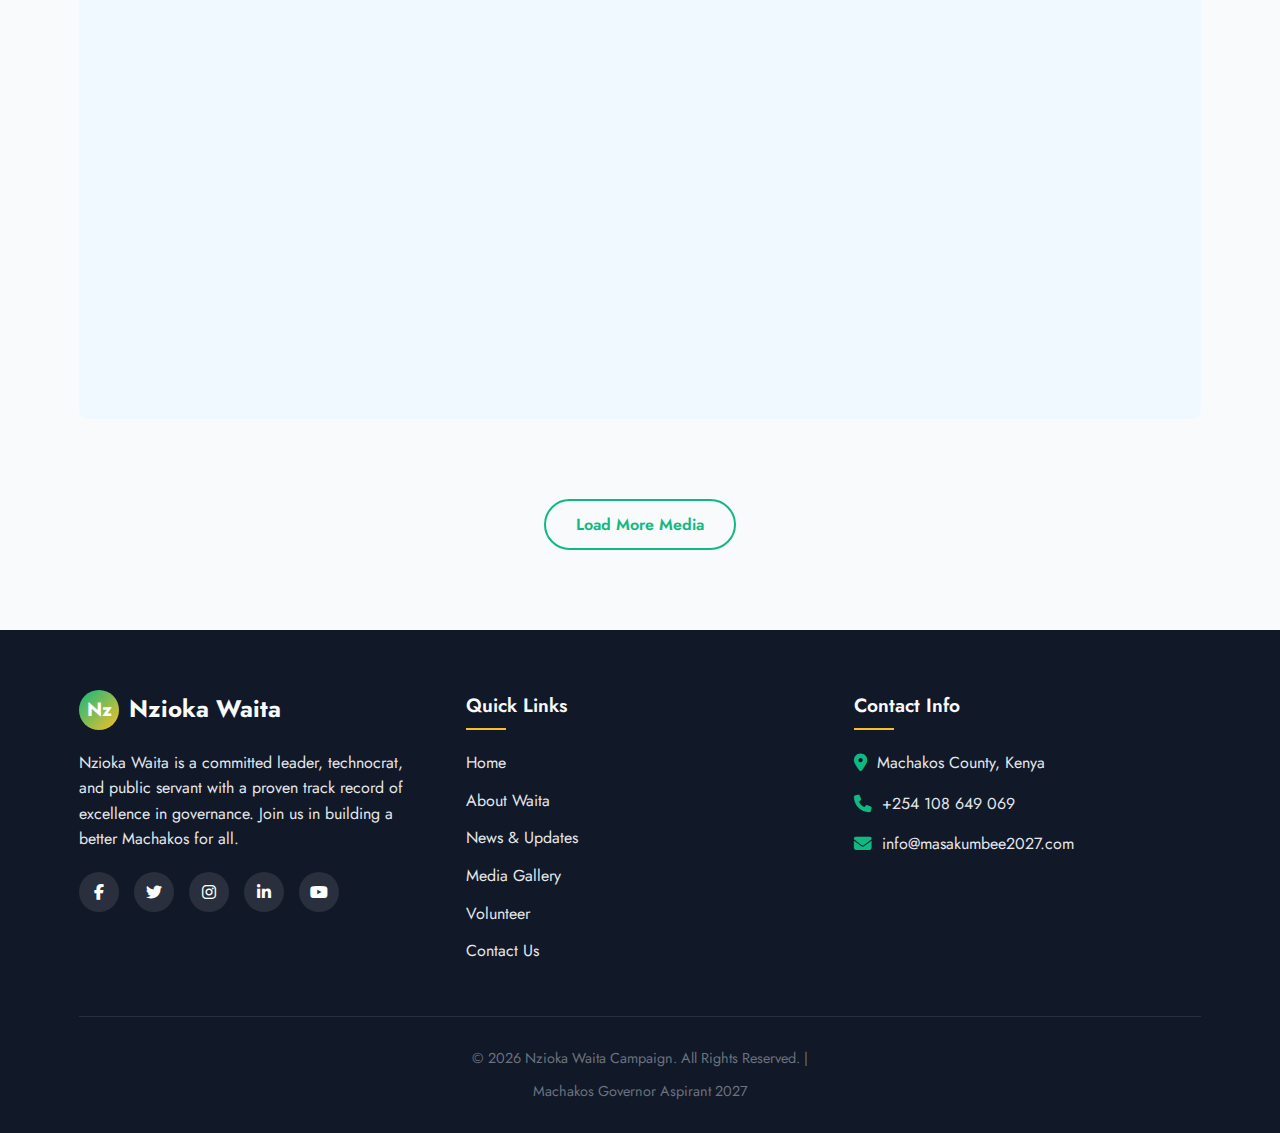
<file: media.html>
<!DOCTYPE html>
<html lang="en">
<head>
    <meta charset="UTF-8">
    <meta name="viewport" content="width=device-width, initial-scale=1.0">
    <title>Media Gallery | Nzioka Waita | Machakos Governor Aspirant 2027</title>
    <link rel="preconnect" href="https://fonts.googleapis.com">
    <link rel="preconnect" href="https://fonts.gstatic.com" crossorigin>
    <link href="https://fonts.googleapis.com/css2?family=Jost:wght@300;400;500;600;700;800&display=swap" rel="stylesheet">
    <link rel="stylesheet" href="https://cdnjs.cloudflare.com/ajax/libs/font-awesome/6.4.0/css/all.min.css">
   <link rel="stylesheet" href="media.css">
</head>
<body>
    <!-- Navbar -->
    <nav class="navbar">
        <div class="container">
            <a href="index.html" class="logo">
          <img
            src="nzioka-waita-favicon.webp"
            alt="Nzioka waita favicon Logo"
            class="logo-img"
          />
        </a>
            <div class="menu-toggle" id="mobile-menu">
                <span></span>
                <span></span>
                <span></span>
            </div>
            
            <ul class="nav-links">
                <li><a href="index.html">Home</a></li>
                <li><a href="about.html">About</a></li>
                <li><a href="news.html">News</a></li>
                <li><a href="media.html" class="active">Media</a></li>
                <li><a href="volunteer.html">Volunteer</a></li>
                <li><a href="contact.html">Contact</a></li>
                <li><a href="#donate" class="btn btn-primary" style="padding: 8px 20px; margin-left: 10px;">Donate</a></li>
            </ul>
        </div>
    </nav>

    <!-- Page Hero -->
   <section class="page-hero media-hero">
    <div class="hero-bg"></div>
    <div class="hero-content">
        <h1>Media Gallery</h1>
        <p>
            Photos, videos, and speeches from Nzioka Waita's campaign
            across Machakos County.
        </p>
    </div>
</section>


    <!-- Media Section -->
    <section class="media-section">
        <div class="container">
            <!-- Featured Video -->
            <div class="featured-media">
                <div class="section-title">
                    <h2>Featured Video</h2>
                    <p>Watch Nzioka Waita's vision for Machakos in his own words</p>
                </div>
                
                <div class="featured-video-container">
                    <div class="featured-video">
                        <div class="video-placeholder" style="background-image: url('image\ -\ 2026-01-25T153515.789.webp');">
                            <div class="video-placeholder-content">
                                <div class="play-btn" id="playFeaturedVideo">
                                    <i class="fas fa-play"></i>
                                </div>
                                <h3>"Building a Stronger, Safer, and Smarter Machakos"</h3>
                                <p>Watch Nzioka Waita's full campaign launch speech at Machakos Convention Centre, where he outlines his vision for transforming Machakos into a model African city.</p>
                                <a href="https://www.youtube.com/channel/UCyTL4fNBFS6BdrJDQ6pdvPA" target="_blank" class="btn btn-primary">Watch on YouTube</a>
                            </div>
                        </div>
                    </div>
                </div>
            </div>
            
            <!-- Media Filters -->
            <div class="section-title">
                <h2>Campaign Gallery</h2>
                <p>Photos and videos from campaign events across Machakos</p>
            </div>
            
            <div class="media-filters">
                <button class="filter-btn active" data-filter="all">All Media</button>
                <button class="filter-btn" data-filter="photos">Photos</button>
                <button class="filter-btn" data-filter="videos">Videos</button>
                <button class="filter-btn" data-filter="events">Events</button>
                <button class="filter-btn" data-filter="rallies">Rallies</button>
                <button class="filter-btn" data-filter="community">Community</button>
            </div>
            
            <!-- Media Grid -->
            <div class="media-grid">
                <!-- Media Card 1 -->
                <div class="media-card" data-category="events">
                    <div class="media-image" style="background-image: url('image\ -\ 2026-01-25T152111.004.webp');">
                        <span class="media-category">Event</span>
                    </div>
                    <div class="media-content">
                        <div class="media-date"><i class="far fa-calendar"></i> June 15, 2025</div>
                        <h3>Campaign Launch at MCC</h3>
                        <p>Thousands gathered at the Machakos Convention Centre for the official launch of Nzioka Waita's gubernatorial campaign.</p>
                        <a href="#" class="media-link view-image" data-image="https://image\ -\ 2026-01-25T152111.004.webp">View Full Image <i class="fas fa-external-link-alt"></i></a>
                    </div>
                </div>
                
                <!-- Media Card 2 -->
                <div class="media-card" data-category="videos">
                    <div class="media-image" style="background-image: url('image\ -\ 2026-01-25T154036.681.webp');">
                        <span class="media-category">Video</span>
                        <div class="video-icon">
                            <i class="fas fa-play"></i>
                        </div>
                    </div>
                    <div class="media-content">
                        <div class="media-date"><i class="far fa-calendar"></i> June 12, 2025</div>
                        <h3>Youth Rally in Mavoko</h3>
                        <p>Watch highlights from the massive youth rally where Nzioka Waita announced his plan to create 50,000 jobs for Machakos youth.</p>
                        <a href="https://youtu.be/Nq9qYA6Vvis" target="_blank" class="media-link">Watch Video <i class="fas fa-external-link-alt"></i></a>
                    </div>
                </div>
                
                <!-- Media Card 3 -->
                <div class="media-card" data-category="community">
                    <div class="media-image" style="background-image: url('image\ -\ 2026-01-25T152712.217.webp');">
                        <span class="media-category">Community</span>
                    </div>
                    <div class="media-content">
                        <div class="media-date"><i class="far fa-calendar"></i> June 8, 2025</div>
                        <h3>Women's Empowerment Forum</h3>
                        <p>Nzioka Waita engaging with women leaders at the Kathiani Women's Empowerment Forum focusing on economic opportunities.</p>
                        <a href="#" class="media-link view-image" data-image="https://images.unsplash.com/photo-1545235617-9465d2a55698?ixlib=rb-4.0.3&ixid=M3wxMjA3fDB8MHxwaG90by1wYWdlfHx8fGVufDB8fHx8fA%3D%3D&auto=format&fit=crop&w=1780&q=80">View Full Image <i class="fas fa-external-link-alt"></i></a>
                    </div>
                </div>
                
                <!-- Media Card 4 -->
                <div class="media-card" data-category="rallies">
                    <div class="media-image" style="background-image: url('image\ -\ 2026-01-25T153702.895.webp');">
                        <span class="media-category">Rally</span>
                    </div>
                    <div class="media-content">
                        <div class="media-date"><i class="far fa-calendar"></i> June 5, 2025</div>
                        <h3>Town Hall Meeting in Mwala</h3>
                        <p>Interactive town hall meeting where Nzioka Waita listened to residents' concerns and presented his solutions for Mwala constituency.</p>
                        <a href="#" class="media-link view-image" data-image="https://images.unsplash.com/photo-1551836026-d5c2c5af78e4?ixlib=rb-4.0.3&ixid=M3wxMjA3fDB8MHxwaG90by1wYWdlfHx8fGVufDB8fHx8fA%3D%3D&auto=format&fit=crop&w=1770&q=80">View Full Image <i class="fas fa-external-link-alt"></i></a>
                    </div>
                </div>
                
                <!-- Media Card 5 -->
                <div class="media-card" data-category="videos">
                    <div class="media-image" style="background-image: url('image\ -\ 2026-01-25T152312.671.webp');">
                        <span class="media-category">Video</span>
                        <div class="video-icon">
                            <i class="fas fa-play"></i>
                        </div>
                    </div>
                    <div class="media-content">
                        <div class="media-date"><i class="far fa-calendar"></i> June 1, 2025</div>
                        <h3>Media Interview with Mbaitu FM</h3>
                        <p>Exclusive interview with Mbaitu FM discussing Nzioka Waita's plans for economic revival in Machakos.</p>
                        <a href="https://www.youtube.com/watch?v=KxUjLn0F7xo" target="_blank" class="media-link">Watch Video <i class="fas fa-external-link-alt"></i></a>
                    </div>
                </div>
                
                <!-- Media Card 6 -->
                <div class="media-card" data-category="community">
                    <div class="media-image" style="background-image: url('image\ -\ 2026-01-25T153600.481.webp');">
                        <span class="media-category">Community</span>
                    </div>
                    <div class="media-content">
                        <div class="media-date"><i class="far fa-calendar"></i> May 28, 2025</div>
                        <h3>Visit to Kathemboni Informal Settlements</h3>
                        <p>Nzioka Waita meeting with residents of Kathemboni to discuss solutions for affordable housing and improved sanitation.</p>
                        <a href="#" class="media-link view-image" data-image="image\ -\ 2026-01-25T153600.481.webp">View Full Image <i class="fas fa-external-link-alt"></i></a>
                    </div>
                </div>
            </div>
            
            <!-- Speeches Section -->
            <div class="speeches-section">
                <div class="section-title">
                    <h2>Speeches & Documents</h2>
                    <p>Download official speeches, policy documents, and campaign materials</p>
                </div>
                
                <div class="speeches-grid">
                    <div class="speech-card">
                        <div class="speech-icon">
                            <i class="fas fa-file-pdf"></i>
                        </div>
                        <h3>Campaign Manifesto 2027</h3>
                        <p>Complete policy document outlining Nzioka Waita's vision for Machakos' transformation over the next 5 years.</p>
                        <a href="#" class="download-btn" onclick="downloadFile('manifesto')"><i class="fas fa-download"></i> Download PDF (2.4MB)</a>
                    </div>
                    
                    <div class="speech-card">
                        <div class="speech-icon">
                            <i class="fas fa-microphone"></i>
                        </div>
                        <h3>Campaign Launch Speech</h3>
                        <p>Full transcript of Nzioka Waita's powerful campaign launch speech at MCC on June 15, 2025.</p>
                        <a href="#" class="download-btn" onclick="downloadFile('speech')"><i class="fas fa-download"></i> Download DOC (1.1MB)</a>
                    </div>
                    
                    <div class="speech-card">
                        <div class="speech-icon">
                            <i class="fas fa-chart-bar"></i>
                        </div>
                        <h3>Economic Policy Brief</h3>
                        <p>Detailed policy brief on economic revival, job creation, and business support for Machakos County.</p>
                        <a href="#" class="download-btn" onclick="downloadFile('policy')"><i class="fas fa-download"></i> Download PDF (3.2MB)</a>
                    </div>
                </div>
            </div>
            
            <!-- Load More Button -->
            <div class="load-more">
                <button class="btn btn-secondary" id="loadMoreMedia">Load More Media</button>
            </div>
        </div>
    </section>
 <!-- Footer -->
    <footer>
        <div class="container">
            <div class="footer-content">
                <div class="footer-about">
                    <div class="footer-logo">
                        <div class="logo-img">Nz</div>
                        Nzioka Waita
                    </div>
                    <p>Nzioka Waita is a committed leader, technocrat, and public servant with a proven track record of excellence in governance. Join us in building a better Machakos for all.</p>
                    <div class="social-icons">
                        <a href="https://web.facebook.com/profile.php?id=100078165384028" target="_blank"><i class="fab fa-facebook-f"></i></a>
                        <a href="https://x.com/NziokaWaita" target="_blank"><i class="fab fa-twitter"></i></a>
                        <a href="https://www.instagram.com/nziokawaita/?hl=en" target="_blank"><i class="fab fa-instagram"></i></a>
                        <a href="https://www.linkedin.com/in/nzioka-waita-mgh-a583322/?originalSubdomain=ke" target="_blank"><i class="fab fa-linkedin-in"></i></a>
                        <a href="https://www.youtube.com/channel/UCyTL4fNBFS6BdrJDQ6pdvPA" target="_blank"><i class="fab fa-youtube"></i></a>
                    </div>
                </div>
                
                <div class="footer-links-section">
                    <h3 class="footer-heading">Quick Links</h3>
                    <ul class="footer-links">
                        <li><a href="index.html">Home</a></li>
                        <li><a href="about.html">About Waita</a></li>
                        <li><a href="news.html">News & Updates</a></li>
                        <li><a href="media.html">Media Gallery</a></li>
                        <li><a href="volunteer.html">Volunteer</a></li>
                        <li><a href="contact.html">Contact Us</a></li>
                    </ul>
                </div>
                
                <div class="footer-contact">
                    <h3 class="footer-heading">Contact Info</h3>
                    <ul class="contact-info">
                        <li><i class="fas fa-map-marker-alt"></i> <a href="https://maps.app.goo.gl/wQ7gRcGxDQkpSW1B8">Machakos County, Kenya</a></li>
                        <li><i class="fas fa-phone"></i> <a href="tel:+254108649069" style="color: var(--gray-light);">+254 108 649 069</a></li>
                        <li><i class="fas fa-envelope"></i> <a href="mailto:info@masakumbee2027.com" style="color: var(--gray-light);">info@masakumbee2027.com</a></li>
                    </ul>
                </div>
            </div>
            
            <div class="footer-bottom">
                <p>&copy; <span id="currentYear"></span> Nzioka Waita Campaign. All Rights Reserved. | </p>
                <p style="margin-top: 10px;">Machakos Governor Aspirant 2027</p>
            </div>
        </div>
    </footer>

    <!-- Floating WhatsApp Button -->
    <a href="https://wa.me/254108649069?text=Hello%20Nzioka%20Waita%20Campaign,%20I%20would%20like%20to%20get%20in%20touch%20about%20your%202027%20Machakos%20governor%20campaign" class="whatsapp-float" target="_blank">
        <i class="fab fa-whatsapp"></i>
    </a>
    <!-- Lightbox Overlay -->
    <div class="lightbox-overlay" id="lightbox">
        <div class="lightbox-content">
            <button class="close-lightbox" id="closeLightbox">&times;</button>
            <img src="image - 2026-01-20T131825.886.webp" alt="Full size image" id="lightboxImage">
        </div>
    </div>

    <script src="media.js">
        
    </script>
</body>
</html>
</file>
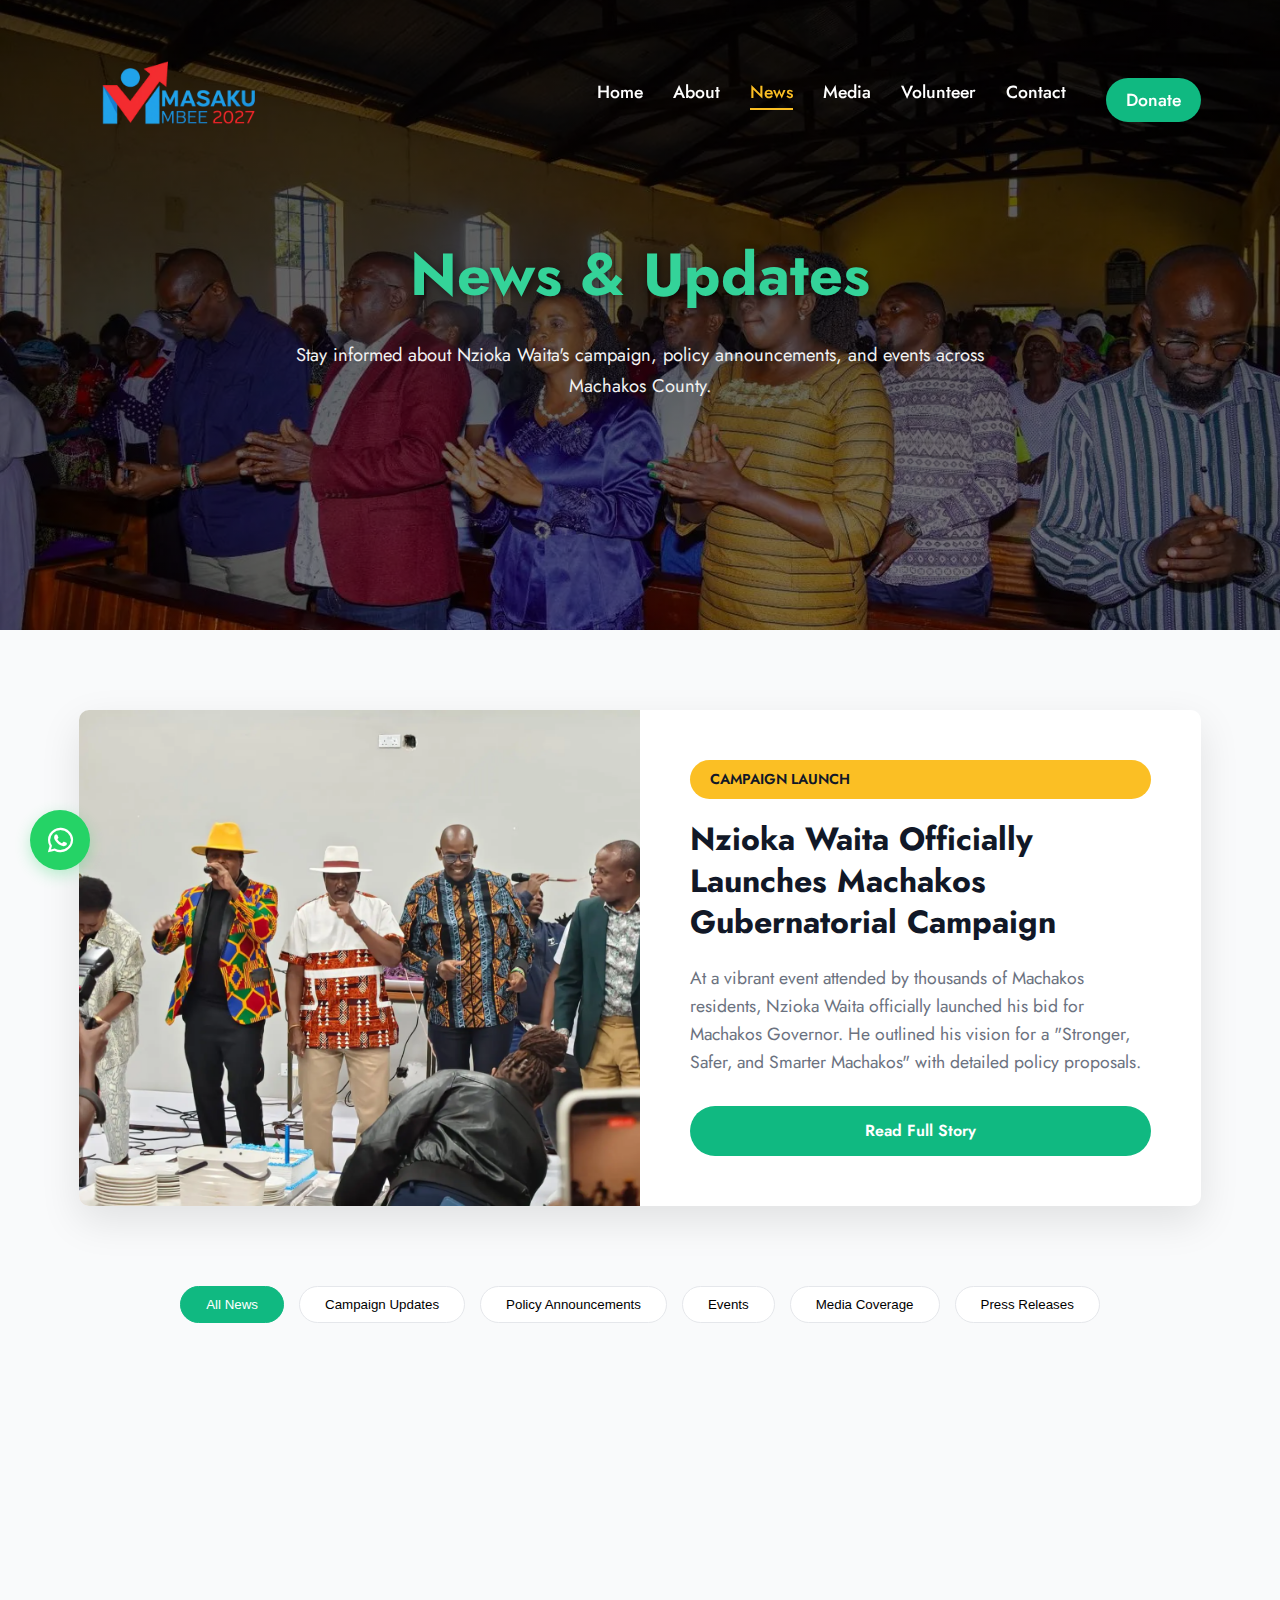
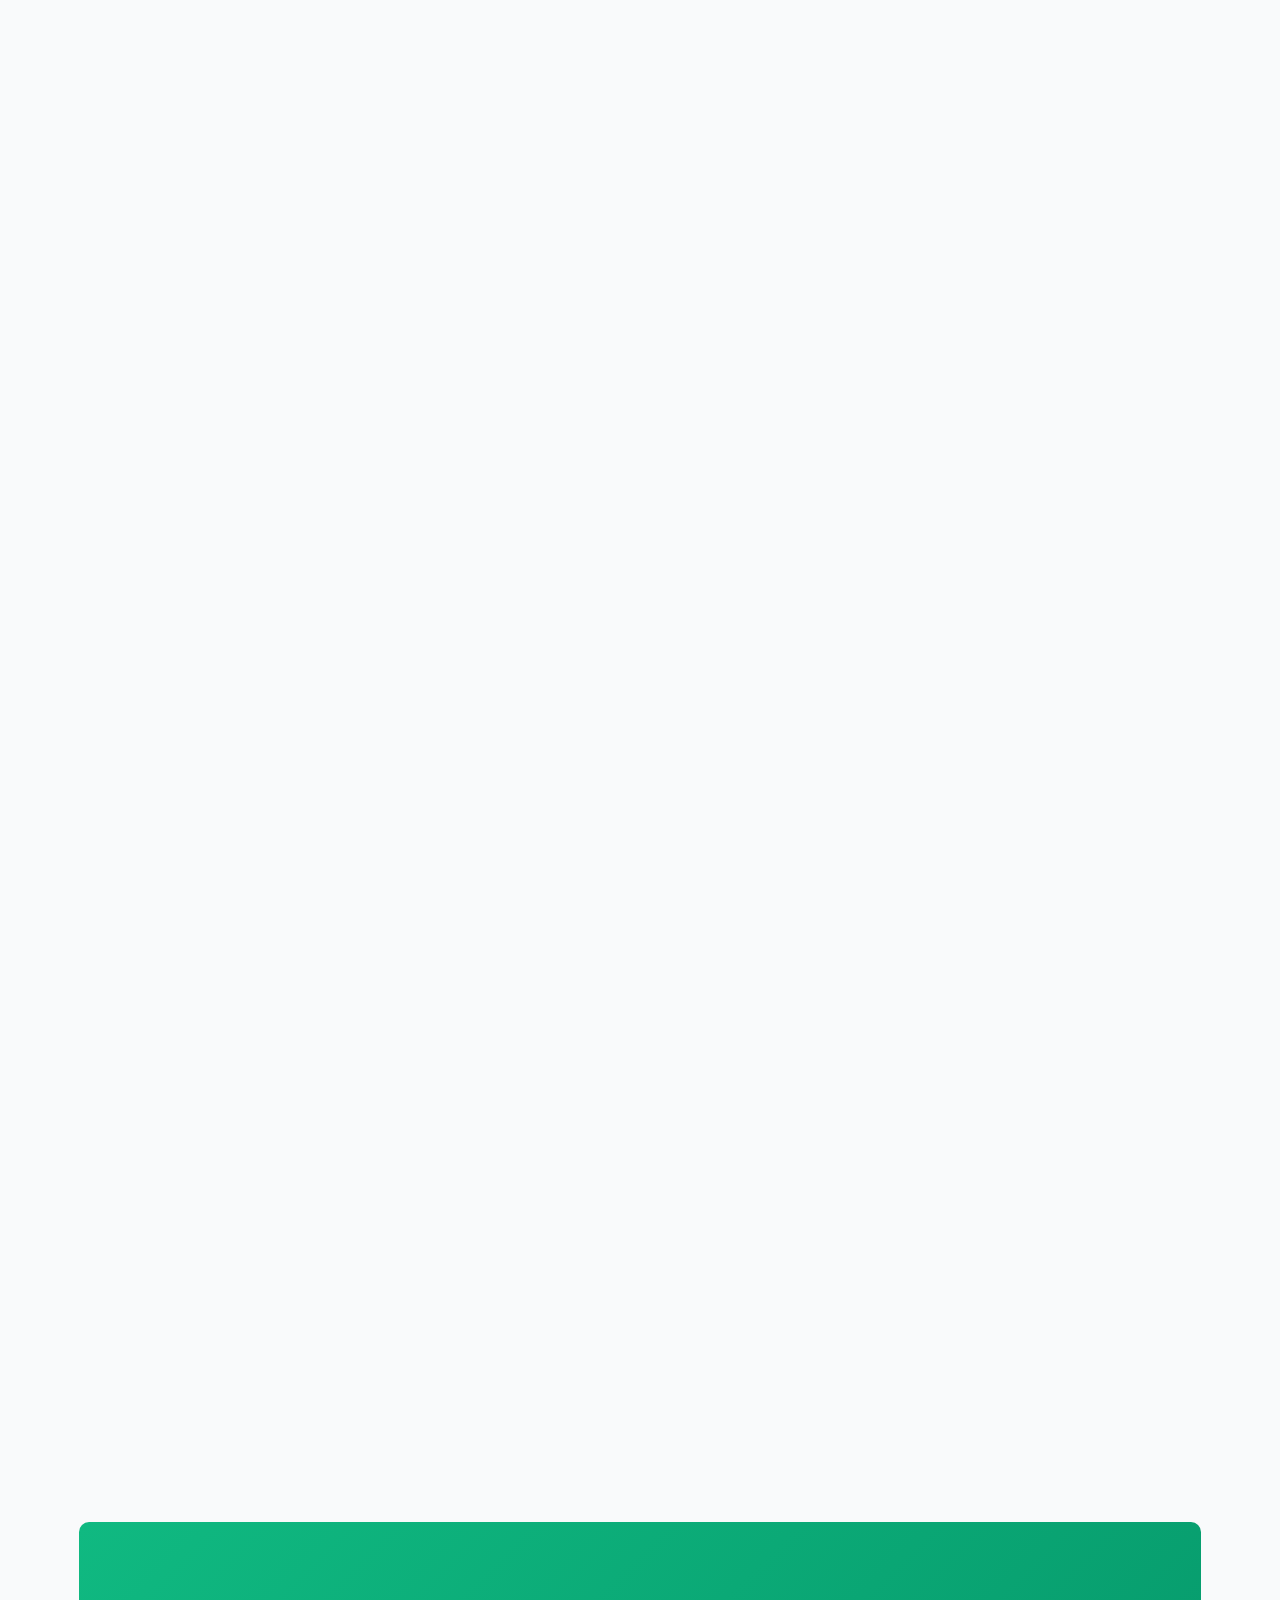
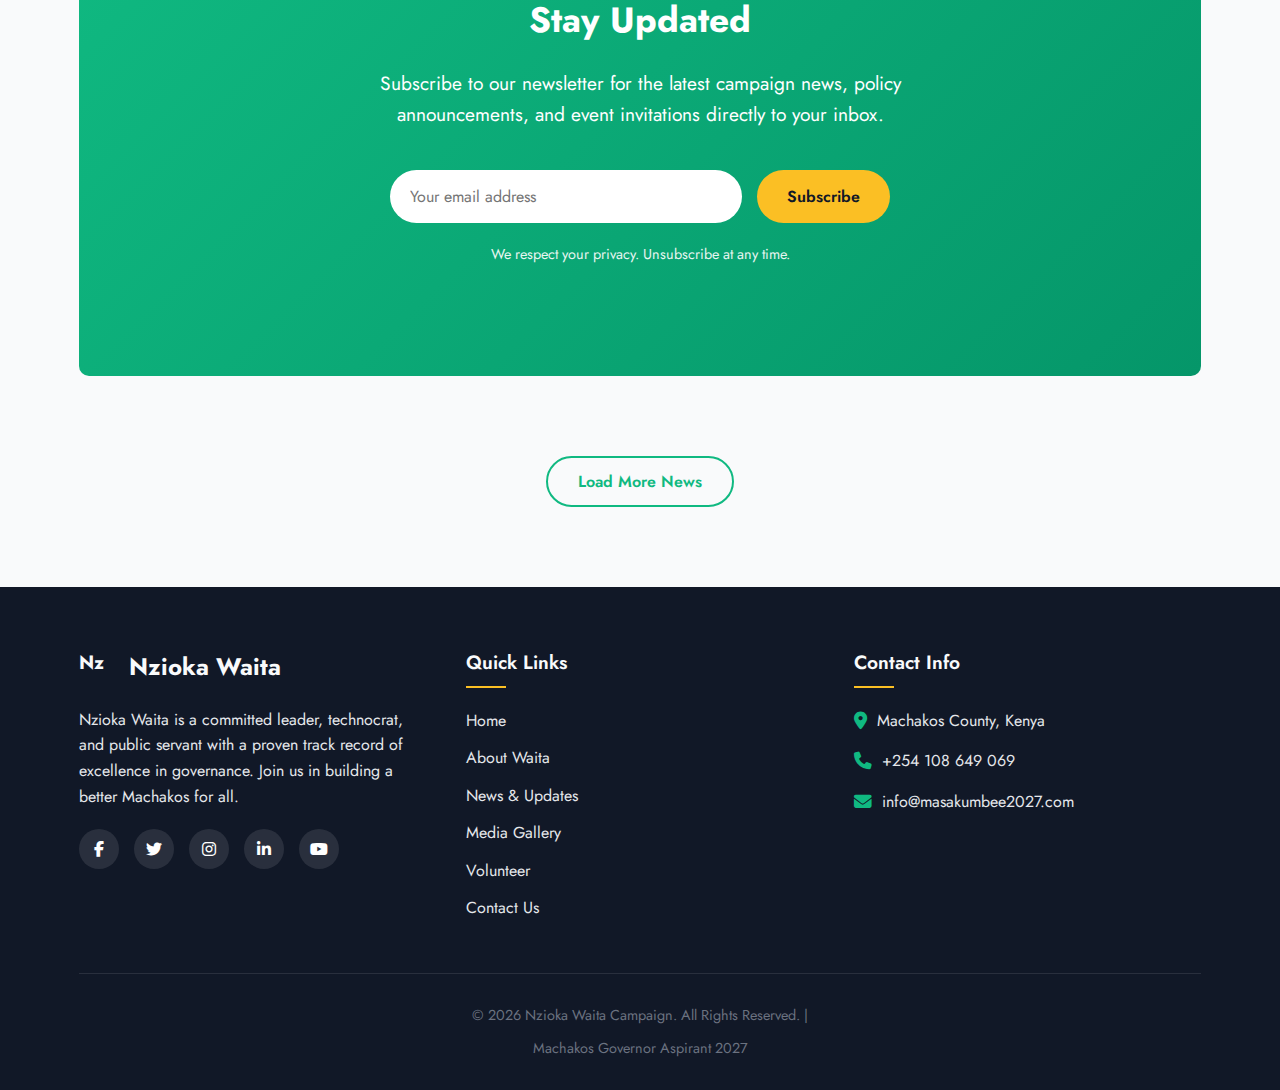
<file: news.html>
<!DOCTYPE html>
<html lang="en">
<head>
    <meta charset="UTF-8">
    <meta name="viewport" content="width=device-width, initial-scale=1.0">
    <title>News & Updates | Nzioka Waita | Machakos Governor Aspirant 2027</title>
    <link rel="preconnect" href="https://fonts.googleapis.com">
    <link rel="preconnect" href="https://fonts.gstatic.com" crossorigin>
    <link href="https://fonts.googleapis.com/css2?family=Jost:wght@300;400;500;600;700;800&display=swap" rel="stylesheet">
    <link rel="stylesheet" href="https://cdnjs.cloudflare.com/ajax/libs/font-awesome/6.4.0/css/all.min.css">
    <link rel="stylesheet" href="news.css">
</head>
<body>
    <!-- Navbar -->
    <nav class="navbar">
        <div class="container">
            <a href="index.html" class="logo">
          <img
            src="nzioka-waita-favicon.webp"
            alt="Nzioka waita favicon Logo"
            class="logo-img"
          />
        </a>
            <div class="menu-toggle" id="mobile-menu">
                <span></span>
                <span></span>
                <span></span>
            </div>
            
            <ul class="nav-links">
                <li><a href="index.html">Home</a></li>
                <li><a href="about.html">About</a></li>
                <li><a href="news.html" class="active">News</a></li>
                <li><a href="media.html">Media</a></li>
                <li><a href="volunteer.html">Volunteer</a></li>
                <li><a href="contact.html">Contact</a></li>
                <li><a href="#donate" class="btn btn-primary" style="padding: 8px 20px; margin-left: 10px;">Donate</a></li>
            </ul>
        </div>
    </nav>

    <!-- Page Hero -->
  <section class="page-hero news-hero">
    <div class="hero-bg"></div>
    <div class="hero-content">
        <h1>News & Updates</h1>
        <p>
            Stay informed about Nzioka Waita's campaign,
            policy announcements, and events across Machakos County.
        </p>
    </div>
</section>


    <!-- News Section -->
    <section class="news-section">
        <div class="container">
            <!-- Featured News -->
            <div class="featured-news">
                <div class="featured-card">
                    <div class="featured-image" style="background-image: url('image\ -\ 2026-01-25T152111.004.webp');"></div>
                    <div class="featured-content">
                        <span class="featured-category">CAMPAIGN LAUNCH</span>
                        <h2>Nzioka Waita Officially Launches Machakos Gubernatorial Campaign</h2>
                        <p>At a vibrant event attended by thousands of Machakos residents, Nzioka Waita officially launched his bid for Machakos Governor. He outlined his vision for a "Stronger, Safer, and Smarter Machakos" with detailed policy proposals.</p>
                        <a href="#read-more" class="btn btn-primary">Read Full Story</a>
                    </div>
                </div>
            </div>
            
            <!-- News Filters -->
            <div class="news-filters">
                <button class="filter-btn active" data-filter="all">All News</button>
                <button class="filter-btn" data-filter="campaign">Campaign Updates</button>
                <button class="filter-btn" data-filter="policy">Policy Announcements</button>
                <button class="filter-btn" data-filter="events">Events</button>
                <button class="filter-btn" data-filter="media">Media Coverage</button>
                <button class="filter-btn" data-filter="press">Press Releases</button>
            </div>
            
            <!-- News Grid -->
            <div class="news-grid">
                <!-- News Card 1 -->
                <div class="news-card" data-category="policy">
                    <div class="news-image" style="background-image: url('image\ -\ 2026-01-25T152034.791.webp');">
                        <span class="news-category">Policy</span>
                    </div>
                    <div class="news-content">
                        <div class="news-date"><i class="far fa-calendar"></i> June 15, 2025</div>
                        <h3>Waita Unveils Comprehensive Plan to Machakos' Water Challenges</h3>
                        <p>Nzioka Waita presents a detailed 10-point plan to revolutionize Machakos' Water & Sewerage System, including Community Boreholes, Water Pans, and  Rain Harvesting Dams.</p>
                        <a href="#read-more" class="news-link">Read More <i class="fas fa-arrow-right"></i></a>
                    </div>
                </div>
                
                <!-- News Card 2 -->
                <div class="news-card" data-category="campaign">
                    <div class="news-image" style="background-image: url('image\ -\ 2026-01-25T153702.895.webp');">
                        <span class="news-category">Campaign</span>
                    </div>
                    <div class="news-content">
                        <div class="news-date"><i class="far fa-calendar"></i> June 12, 2025</div>
                        <h3>Youth Rally Draws Thousands as Waita Pledges 50,000 Jobs for Machakos Youth</h3>
                        <p>At a massive youth rally in Machakos Town, Nzioka Waita announced his plan to create 50,000 jobs for Machakos youth through digital skills training, entrepreneurship grants, and public-private partnerships.</p>
                        <a href="#read-more" class="news-link">Read More <i class="fas fa-arrow-right"></i></a>
                    </div>
                </div>
                
                <!-- News Card 3 -->
                <div class="news-card" data-category="media">
                    <div class="news-image" style="background-image: url('image\ -\ 2026-01-25T152312.671.webp');">
                        <span class="news-category">Media</span>
                    </div>
                    <div class="news-content">
                        <div class="news-date"><i class="far fa-calendar"></i> June 8, 2025</div>
                        <h3>National TV Interview: Waita Discusses Vision for Machakos' Economic Revival</h3>
                        <p>In an exclusive interview with Kenya's leading news network, Nzioka Waita outlined his economic revival plan for Machakos, focusing on supporting SMEs, attracting investment, and creating a business-friendly environment.</p>
                        <a href="#read-more" class="news-link">Read More <i class="fas fa-arrow-right"></i></a>
                    </div>
                </div>
                
                <!-- News Card 4 -->
                <div class="news-card" data-category="events">
                    <div class="news-image" style="background-image: url('image\ -\ 2026-01-25T154036.681.webp');">
                        <span class="news-category">Events</span>
                    </div>
                    <div class="news-content">
                        <div class="news-date"><i class="far fa-calendar"></i> June 5, 2025</div>
                        <h3>Town Hall Meetings Across Machakos Constituencies Gain Momentum</h3>
                        <p>Nzioka Waita's series of town hall meetings has reached over 50,000 Machakos residents across all constituencies, with citizens actively participating in shaping the campaign's policy priorities.</p>
                        <a href="#read-more" class="news-link">Read More <i class="fas fa-arrow-right"></i></a>
                    </div>
                </div>
                
                <!-- News Card 5 -->
                <div class="news-card" data-category="press">
                    <div class="news-image" style="background-image: url('image\ -\ 2026-01-25T153600.481.webp');">
                        <span class="news-category">Press Release</span>
                    </div>
                    <div class="news-content">
                        <div class="news-date"><i class="far fa-calendar"></i> June 1, 2025</div>
                        <h3>Waita Condemns Demolitions, Proposes Alternative Housing Solutions</h3>
                        <p>In a strong statement, Nzioka Waita criticized the current administration's approach to demolitions and presented a comprehensive alternative plan for affordable housing and urban renewal in Machakos.</p>
                        <a href="#read-more" class="news-link">Read More <i class="fas fa-arrow-right"></i></a>
                    </div>
                </div>
                
                <!-- News Card 6 -->
                <div class="news-card" data-category="campaign">
                    <div class="news-image" style="background-image: url('image\ -\ 2026-01-25T153048.489.webp');">
                        <span class="news-category">Campaign</span>
                    </div>
                    <div class="news-content">
                        <div class="news-date"><i class="far fa-calendar"></i> May 28, 2025</div>
                        <h3>Campaign Gains Momentum as New Poll Shows Waita's Rising Popularity</h3>
                        <p>Latest independent polling data shows Nzioka Waita's support has grown to 18% among Machakos voters, with strong appeal among youth and urban professionals dissatisfied with current leadership.</p>
                        <a href="#read-more" class="news-link">Read More <i class="fas fa-arrow-right"></i></a>
                    </div>
                </div>
            </div>
            
            <!-- Newsletter Section -->
            <div class="newsletter-section">
                <div class="newsletter-content">
                    <h2>Stay Updated</h2>
                    <p>Subscribe to our newsletter for the latest campaign news, policy announcements, and event invitations directly to your inbox.</p>
                    <form class="newsletter-form" id="newsletterForm">
                        <input type="email" class="newsletter-input" placeholder="Your email address" required>
                        <button type="submit" class="btn btn-gold">Subscribe</button>
                    </form>
                    <p style="margin-top: 20px; font-size: 0.9rem; opacity: 0.9;">We respect your privacy. Unsubscribe at any time.</p>
                </div>
            </div>
            
            <!-- Load More Button -->
            <div class="load-more">
                <button class="btn btn-secondary" id="loadMoreBtn">Load More News</button>
            </div>
        </div>
    </section>

    <!-- Footer -->
    <!-- Footer -->
   <!-- Footer -->
    <footer>
        <div class="container">
            <div class="footer-content">
                <div class="footer-about">
                    <div class="footer-logo">
                        <div class="logo-img">Nz</div>
                        Nzioka Waita
                    </div>
                    <p> Nzioka Waita is a committed leader, technocrat, and public servant with a proven track record of excellence in governance. Join us in building a better Machakos for all.</p>
                    <div class="social-icons">
                        <a href="https://web.facebook.com/profile.php?id=100078165384028" target="_blank"><i class="fab fa-facebook-f"></i></a>
                        <a href="https://x.com/NziokaWaita" target="_blank"><i class="fab fa-twitter"></i></a>
                        <a href="https://www.instagram.com/nziokawaita/?hl=en" target="_blank"><i class="fab fa-instagram"></i></a>
                        <a href="https://www.linkedin.com/in/nzioka-waita-mgh-a583322/?originalSubdomain=ke" target="_blank"><i class="fab fa-linkedin-in"></i></a>
                        <a href="https://www.youtube.com/channel/UCyTL4fNBFS6BdrJDQ6pdvPA" target="_blank"><i class="fab fa-youtube"></i></a>
                    </div>
                </div>
                
                <div class="footer-links-section">
                    <h3 class="footer-heading">Quick Links</h3>
                    <ul class="footer-links">
                        <li><a href="index.html">Home</a></li>
                        <li><a href="about.html">About Waita</a></li>
                        <li><a href="news.html">News & Updates</a></li>
                        <li><a href="media.html">Media Gallery</a></li>
                        <li><a href="volunteer.html">Volunteer</a></li>
                        <li><a href="contact.html">Contact Us</a></li>
                    </ul>
                </div>
                
                <div class="footer-contact">
                    <h3 class="footer-heading">Contact Info</h3>
                    <ul class="contact-info">
                        <li><i class="fas fa-map-marker-alt"></i> <a href="https://maps.app.goo.gl/wQ7gRcGxDQkpSW1B8">Machakos County, Kenya</a></li>
                        <li><i class="fas fa-phone"></i> <a href="tel:+254108649069" style="color: var(--gray-light);">+254 108 649 069</a></li>
                        <li><i class="fas fa-envelope"></i> <a href="mailto:info@masakumbee2027.com" style="color: var(--gray-light);">info@masakumbee2027.com</a></li>
                    </ul>
                </div>
            </div>
            
            <div class="footer-bottom">
                <p>&copy; <span id="currentYear"></span> Nzioka Waita Campaign. All Rights Reserved. | </p>
                <p style="margin-top: 10px;">Machakos Governor Aspirant 2027</p>
            </div>
        </div>
    </footer>

    <!-- Floating WhatsApp Button -->
    <a href="https://wa.me/254108649069?text=Hello%20Nzioka%20Waita%20Campaign,%20I%20would%20like%20to%20get%20in%20touch%20about%20your%202027%20Machakos%20governor%20campaign" class="whatsapp-float" target="_blank">
        <i class="fab fa-whatsapp"></i>
    </a>
    <script src="news.js">
       
    </script>
</body>
</html>
</file>
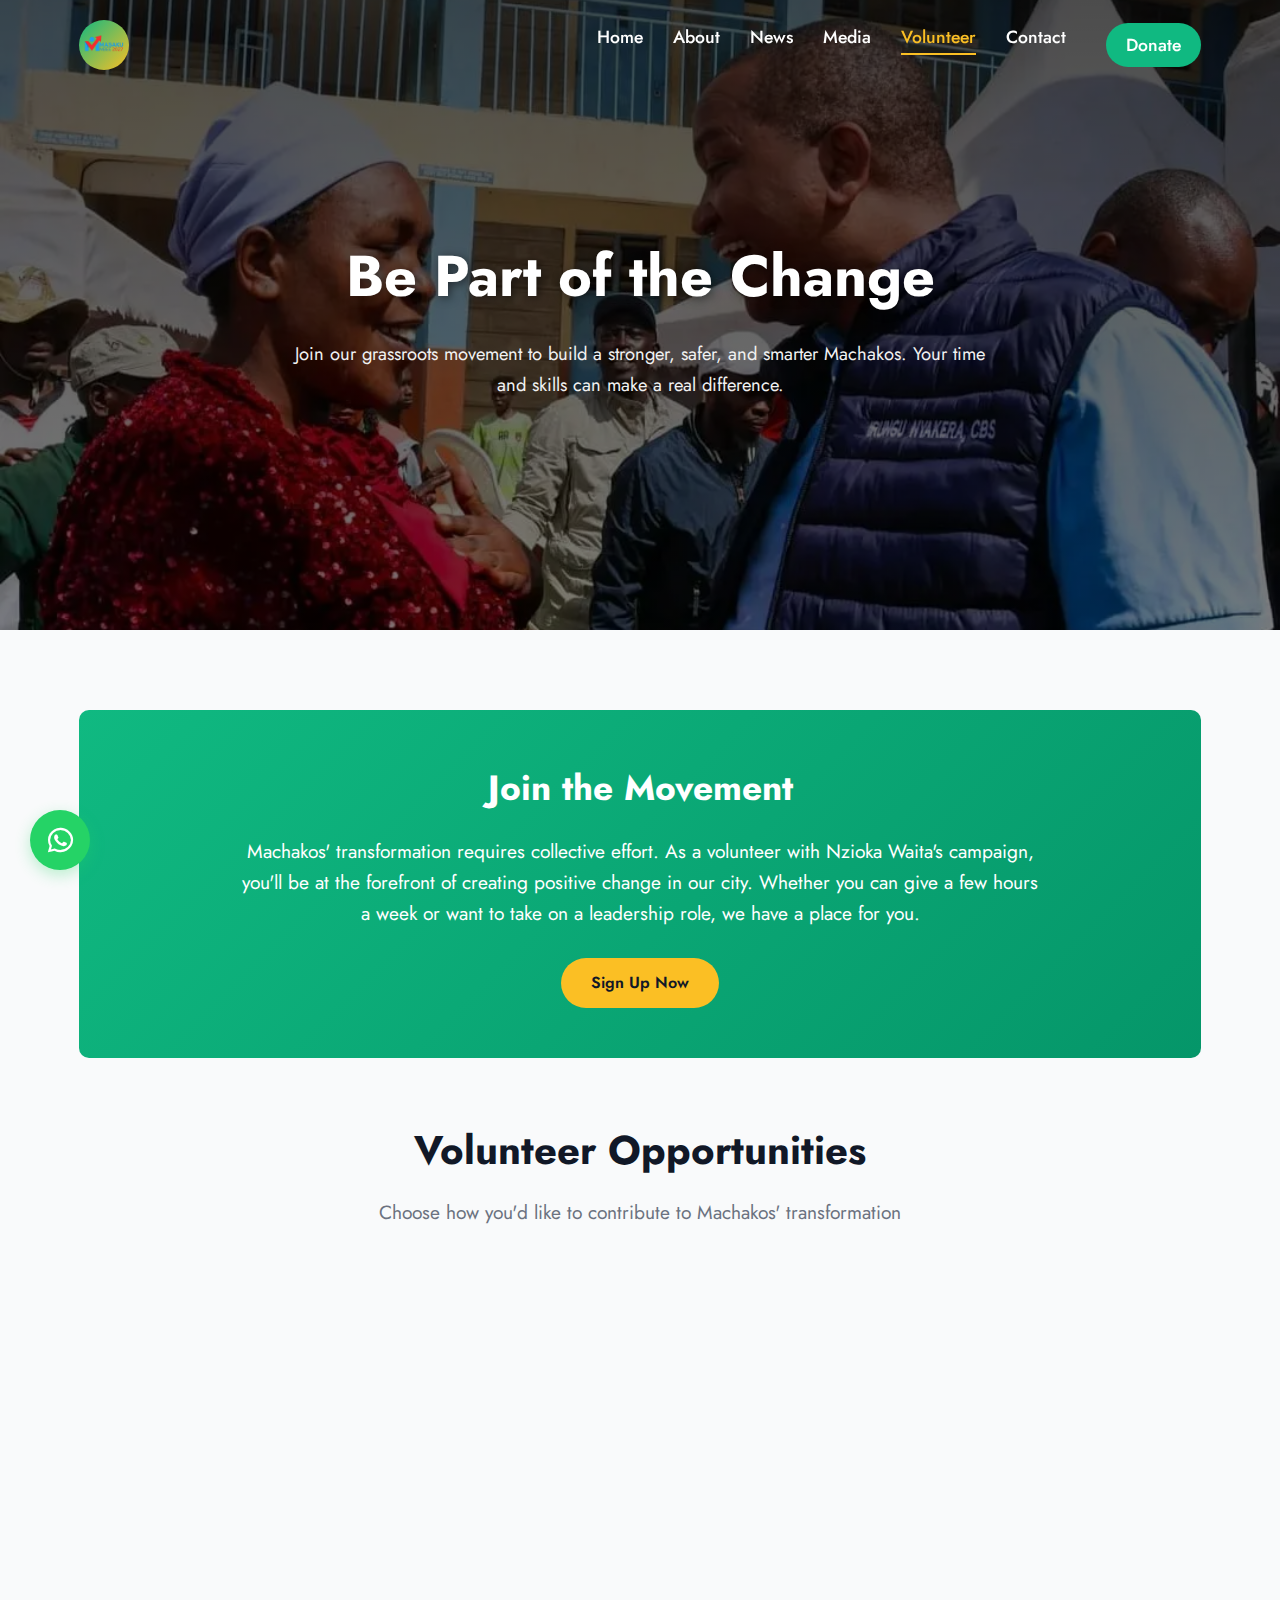
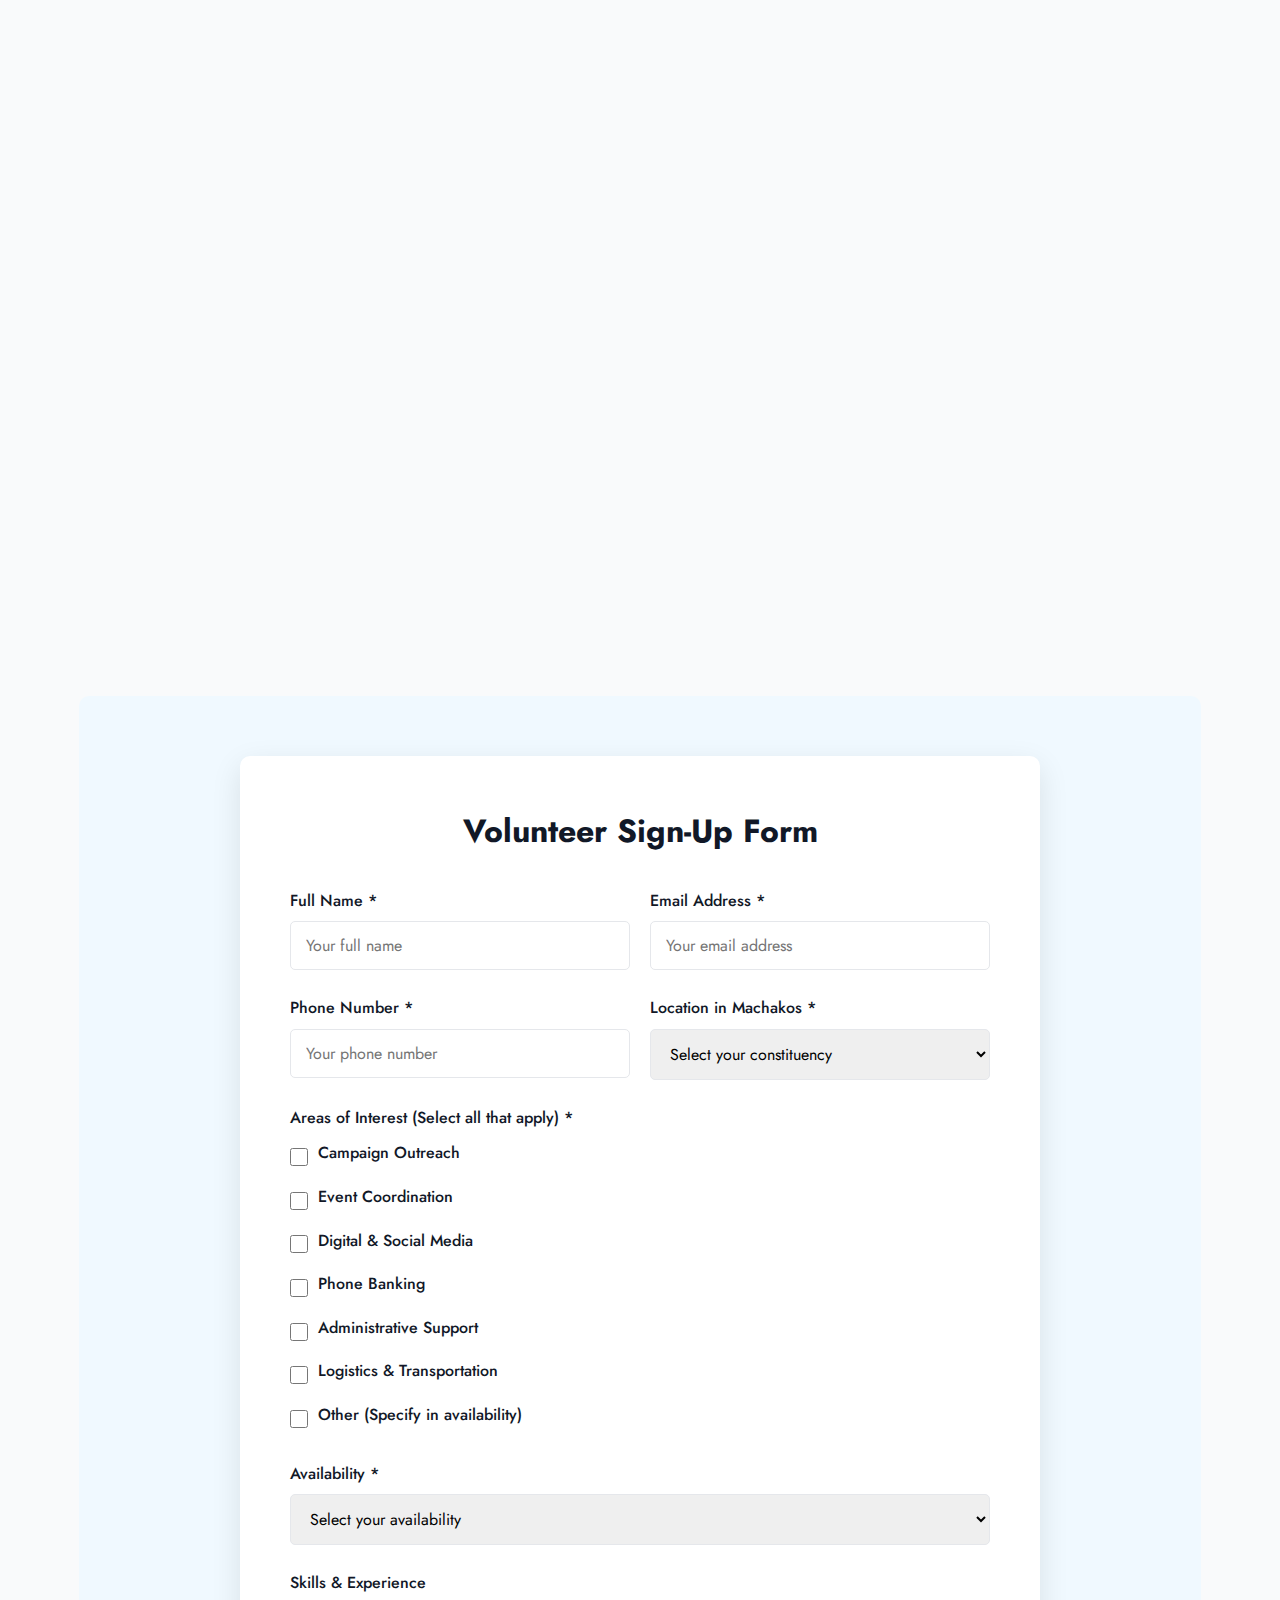
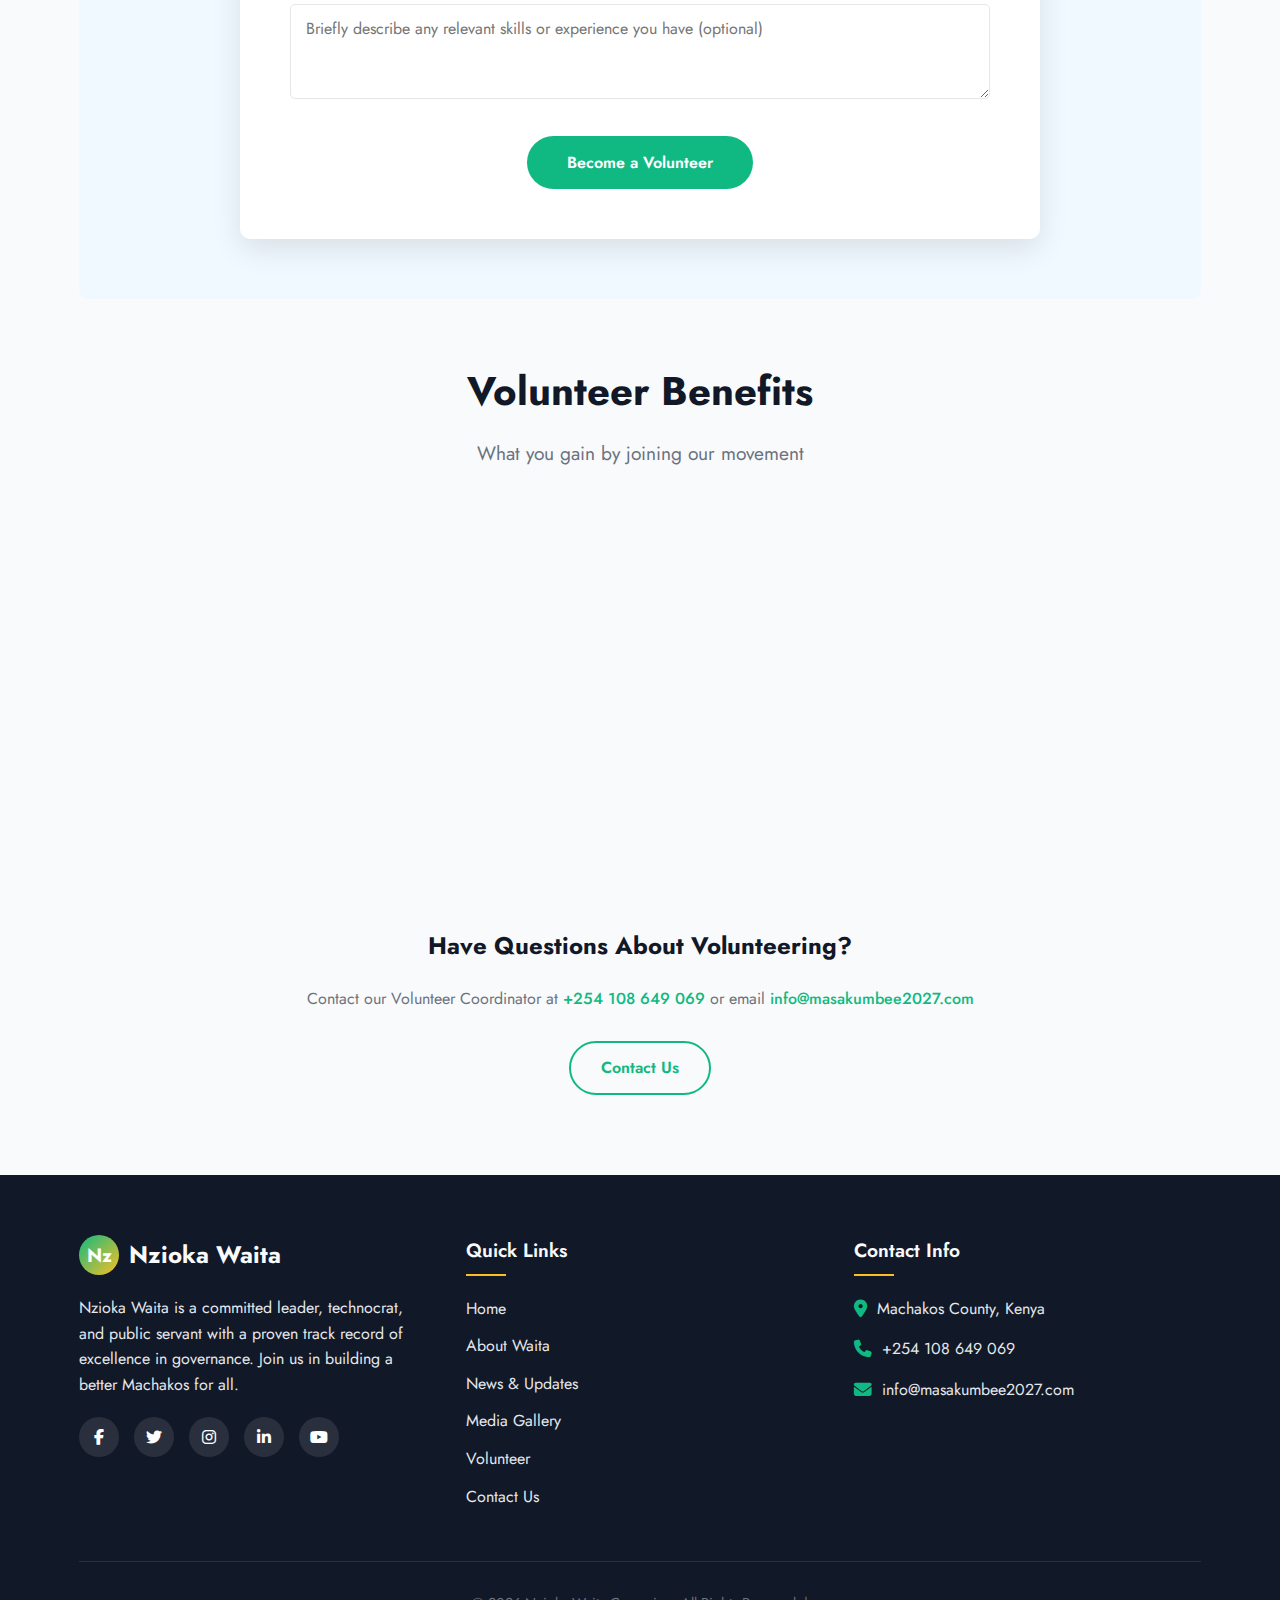
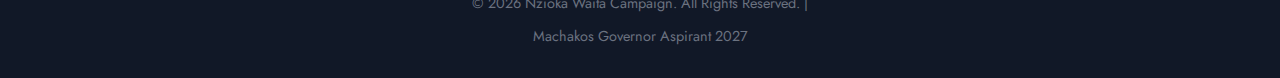
<file: volunteer.html>
<!DOCTYPE html>
<html lang="en">
<head>
    <meta charset="UTF-8">
    <meta name="viewport" content="width=device-width, initial-scale=1.0">
    <title>Volunteer with Nzioka Waita | Machakos Governor Aspirant 2027</title>
    <link rel="preconnect" href="https://fonts.googleapis.com">
    <link rel="preconnect" href="https://fonts.gstatic.com" crossorigin>
    <link href="https://fonts.googleapis.com/css2?family=Jost:wght@300;400;500;600;700;800&display=swap" rel="stylesheet">
    <link rel="stylesheet" href="https://cdnjs.cloudflare.com/ajax/libs/font-awesome/6.4.0/css/all.min.css">
   <link rel="stylesheet" href="volunteer.css">
</head>
<body>
    <!-- Navbar -->
    <nav class="navbar">
        <div class="container">
           <a href="index.html" class="logo">
          <img
            src="nzioka-waita-favicon.webp"
            alt="nzioka waita Logo"
            class="logo-img"
          />
        </a>
            
            <div class="menu-toggle" id="mobile-menu">
                <span></span>
                <span></span>
                <span></span>
            </div>
            
            <ul class="nav-links">
                <li><a href="index.html">Home</a></li>
                <li><a href="about.html">About</a></li>
                <li><a href="news.html">News</a></li>
                <li><a href="media.html">Media</a></li>
                <li><a href="volunteer.html" class="active">Volunteer</a></li>
                <li><a href="contact.html">Contact</a></li>
                <li><a href="#donate" class="btn btn-primary" style="padding: 8px 20px; margin-left: 10px;">Donate</a></li>
            </ul>
        </div>
    </nav>

    <!-- Page Hero -->
   <section class="page-hero join-hero">
    <div class="hero-bg"></div>
    <div class="hero-content">
        <h1>Be Part of the Change</h1>
        <p>
            Join our grassroots movement to build a stronger, safer, and smarter
            Machakos. Your time and skills can make a real difference.
        </p>
    </div>
</section>

    <!-- Volunteer Section -->
    <section class="volunteer-section">
        <div class="container">
            <div class="intro-box">
                <h2>Join the Movement</h2>
                <p>Machakos' transformation requires collective effort. As a volunteer with Nzioka Waita's campaign, you'll be at the forefront of creating positive change in our city. Whether you can give a few hours a week or want to take on a leadership role, we have a place for you.</p>
                <a href="#volunteer-form" class="btn btn-gold">Sign Up Now</a>
            </div>
            
            <div class="section-title">
                <h2>Volunteer Opportunities</h2>
                <p>Choose how you'd like to contribute to Machakos' transformation</p>
            </div>
            
            <div class="opportunities-grid">
                <div class="opportunity-card">
                    <div class="opportunity-icon">
                        <i class="fas fa-users"></i>
                    </div>
                    <h3>Campaign Outreach</h3>
                    <p>Help us connect with voters across Machakos' constituencies through door-to-door campaigns, community meetings, and public forums.</p>
                    <ul class="opportunity-list">
                        <li>Door-to-door canvassing</li>
                        <li>Community mobilization</li>
                        <li>Voter registration drives</li>
                        <li>Public awareness campaigns</li>
                    </ul>
                </div>
                
                <div class="opportunity-card">
                    <div class="opportunity-icon">
                        <i class="fas fa-calendar-alt"></i>
                    </div>
                    <h3>Event Coordination</h3>
                    <p>Help organize and manage campaign events, rallies, town halls, and community meetings across Machakos County.</p>
                    <ul class="opportunity-list">
                        <li>Event planning & logistics</li>
                        <li>Venue coordination</li>
                        <li>Crowd management</li>
                        <li>Guest registration</li>
                    </ul>
                </div>
                
                <div class="opportunity-card">
                    <div class="opportunity-icon">
                        <i class="fas fa-hashtag"></i>
                    </div>
                    <h3>Digital & Social Media</h3>
                    <p>Use your digital skills to amplify our message online and engage with voters through social media platforms.</p>
                    <ul class="opportunity-list">
                        <li>Social media management</li>
                        <li>Content creation</li>
                        <li>Digital campaigning</li>
                        <li>Online community building</li>
                    </ul>
                </div>
                
                <div class="opportunity-card">
                    <div class="opportunity-icon">
                        <i class="fas fa-phone-volume"></i>
                    </div>
                    <h3>Phone Banking</h3>
                    <p>Reach out to voters via phone calls to share our vision, answer questions, and mobilize support for Nzioka Waita.</p>
                    <ul class="opportunity-list">
                        <li>Voter outreach calls</li>
                        <li>Information dissemination</li>
                        <li>Follow-up with supporters</li>
                        <li>Feedback collection</li>
                    </ul>
                </div>
                
                <div class="opportunity-card">
                    <div class="opportunity-icon">
                        <i class="fas fa-tasks"></i>
                    </div>
                    <h3>Administrative Support</h3>
                    <p>Help with the day-to-day operations of the campaign office and ensure smooth coordination of activities.</p>
                    <ul class="opportunity-list">
                        <li>Office administration</li>
                        <li>Data entry & management</li>
                        <li>Volunteer coordination</li>
                        <li>Resource distribution</li>
                    </ul>
                </div>
                
                <div class="opportunity-card">
                    <div class="opportunity-icon">
                        <i class="fas fa-car"></i>
                    </div>
                    <h3>Logistics & Transportation</h3>
                    <p>Support campaign activities by assisting with transportation, logistics, and movement of materials across Machakos.</p>
                    <ul class="opportunity-list">
                        <li>Campaign material distribution</li>
                        <li>Transport coordination</li>
                        <li>Logistics planning</li>
                        <li>Equipment management</li>
                    </ul>
                </div>
            </div>
            
            <div class="volunteer-form-section">
                <div class="form-container" id="volunteer-form">
                    <h2>Volunteer Sign-Up Form</h2>
                    <form id="volunteerForm">
                        <div class="form-row">
                            <div class="form-group">
                                <label for="volunteer-name">Full Name *</label>
                                <input type="text" id="volunteer-name" name="name" class="form-control" placeholder="Your full name" required>
                            </div>
                            
                            <div class="form-group">
                                <label for="volunteer-email">Email Address *</label>
                                <input type="email" id="volunteer-email" name="email" class="form-control" placeholder="Your email address" required>
                            </div>
                        </div>
                        
                        <div class="form-row">
                            <div class="form-group">
                                <label for="volunteer-phone">Phone Number *</label>
                                <input type="tel" id="volunteer-phone" name="phone" class="form-control" placeholder="Your phone number" required>
                            </div>
                            
                            <div class="form-group">
                                <label for="volunteer-location">Location in Machakos *</label>
                                <select id="volunteer-location" name="location" class="form-control" required>
                                    <option value="" disabled selected>Select your constituency</option>
                                    <option value="machakos-town">Machakos Town</option>
                                    <option value="mavoko">Mavoko</option>
                                    <option value="masinga">Masinga</option>
                                    <option value="yatta">Yatta</option>
                                    <option value="kangundo">Kangundo</option>
                                    <option value="kathiani">Kathiani</option>
                                    <option value="matungulu">Matungulu</option>
                                    <option value="mwala">Mwala</option>
                                     </select>
                            </div>
                        </div>
                        
                        <div class="form-group">
                            <label>Areas of Interest (Select all that apply) *</label>
                            <div class="checkbox-group">
                                <div class="checkbox-item">
                                    <input type="checkbox" id="interest-outreach" name="interests" value="campaign_outreach">
                                    <label for="interest-outreach">Campaign Outreach</label>
                                </div>
                                <div class="checkbox-item">
                                    <input type="checkbox" id="interest-events" name="interests" value="event_coordination">
                                    <label for="interest-events">Event Coordination</label>
                                </div>
                                <div class="checkbox-item">
                                    <input type="checkbox" id="interest-digital" name="interests" value="digital_social_media">
                                    <label for="interest-digital">Digital & Social Media</label>
                                </div>
                                <div class="checkbox-item">
                                    <input type="checkbox" id="interest-phone" name="interests" value="phone_banking">
                                    <label for="interest-phone">Phone Banking</label>
                                </div>
                                <div class="checkbox-item">
                                    <input type="checkbox" id="interest-admin" name="interests" value="administrative_support">
                                    <label for="interest-admin">Administrative Support</label>
                                </div>
                                <div class="checkbox-item">
                                    <input type="checkbox" id="interest-logistics" name="interests" value="logistics_transportation">
                                    <label for="interest-logistics">Logistics & Transportation</label>
                                </div>
                                <div class="checkbox-item">
                                    <input type="checkbox" id="interest-other" name="interests" value="other">
                                    <label for="interest-other">Other (Specify in availability)</label>
                                </div>
                            </div>
                        </div>
                        
                        <div class="form-group">
                            <label for="volunteer-availability">Availability *</label>
                            <select id="volunteer-availability" name="availability" class="form-control" required>
                                <option value="" disabled selected>Select your availability</option>
                                <option value="weekends">Weekends only</option>
                                <option value="weekdays">Weekdays only</option>
                                <option value="evenings">Evenings only</option>
                                <option value="flexible">Flexible schedule</option>
                                <option value="fulltime">Full-time volunteer</option>
                            </select>
                        </div>
                        
                        <div class="form-group">
                            <label for="volunteer-skills">Skills & Experience</label>
                            <textarea id="volunteer-skills" name="skills" class="form-control" placeholder="Briefly describe any relevant skills or experience you have (optional)" rows="3"></textarea>
                        </div>
                        
                        <div class="form-submit">
                            <button type="submit" class="btn btn-primary" style="padding: 15px 40px;">Become a Volunteer</button>
                        </div>
                    </form>
                    
                    <div id="volunteerFormMessage" style="margin-top: 20px; display: none; padding: 15px; border-radius: 5px; text-align: center;"></div>
                </div>
            </div>
            
            <div class="benefits-section">
                <div class="section-title">
                    <h2>Volunteer Benefits</h2>
                    <p>What you gain by joining our movement</p>
                </div>
                
                <div class="benefits-grid">
                    <div class="benefit-card">
                        <div class="benefit-icon">
                            <i class="fas fa-certificate"></i>
                        </div>
                        <h3>Certificate of Recognition</h3>
                        <p>Receive official recognition for your contribution to Machakos' transformation.</p>
                    </div>
                    
                    <div class="benefit-card">
                        <div class="benefit-icon">
                            <i class="fas fa-network-wired"></i>
                        </div>
                        <h3>Networking Opportunities</h3>
                        <p>Connect with like-minded individuals and community leaders across Machakos.</p>
                    </div>
                    
                    <div class="benefit-card">
                        <div class="benefit-icon">
                            <i class="fas fa-graduation-cap"></i>
                        </div>
                        <h3>Skill Development</h3>
                        <p>Gain valuable experience in campaign management, community organizing, and leadership.</p>
                    </div>
                    
                    <div class="benefit-card">
                        <div class="benefit-icon">
                            <i class="fas fa-award"></i>
                        </div>
                        <h3>Exclusive Access</h3>
                        <p>Get invited to special campaign events and meet Nzioka Waita personally.</p>
                    </div>
                </div>
            </div>
            
            <div style="text-align: center; margin-top: 50px;">
                <h3 style="font-size: 1.5rem; color: var(--black); margin-bottom: 20px;">Have Questions About Volunteering?</h3>
                <p style="color: var(--gray); margin-bottom: 30px; max-width: 700px; margin-left: auto; margin-right: auto;">Contact our Volunteer Coordinator at <a href="tel:+254108649069" style="color: var(--emerald); font-weight: 500;">+254 108 649 069</a> or email <a href="mailto:info@masakumbee2027.com" style="color: var(--emerald); font-weight: 500;">info@masakumbee2027.com</a></p>
                <a href="contact.html" class="btn btn-secondary">Contact Us</a>
            </div>
        </div>
    </section>

    <!-- Footer -->
    <!-- Footer -->
    <footer>
        <div class="container">
            <div class="footer-content">
                <div class="footer-about">
                    <div class="footer-logo">
                        <div class="logo-img">Nz</div>
                        Nzioka Waita
                    </div>
                    <p> Nzioka Waita is a committed leader, technocrat, and public servant with a proven track record of excellence in governance. Join us in building a better Machakos for all.</p>
                    <div class="social-icons">
                        <a href="https://web.facebook.com/profile.php?id=100078165384028" target="_blank"><i class="fab fa-facebook-f"></i></a>
                        <a href="https://x.com/NziokaWaita" target="_blank"><i class="fab fa-twitter"></i></a>
                        <a href="https://www.instagram.com/nziokawaita/?hl=en" target="_blank"><i class="fab fa-instagram"></i></a>
                        <a href="https://www.linkedin.com/in/nzioka-waita-mgh-a583322/?originalSubdomain=ke" target="_blank"><i class="fab fa-linkedin-in"></i></a>
                        <a href="https://www.youtube.com/channel/UCyTL4fNBFS6BdrJDQ6pdvPA" target="_blank"><i class="fab fa-youtube"></i></a>
                    </div>
                </div>
                
                <div class="footer-links-section">
                    <h3 class="footer-heading">Quick Links</h3>
                    <ul class="footer-links">
                        <li><a href="index.html">Home</a></li>
                        <li><a href="about.html">About Waita</a></li>
                        <li><a href="news.html">News & Updates</a></li>
                        <li><a href="media.html">Media Gallery</a></li>
                        <li><a href="volunteer.html">Volunteer</a></li>
                        <li><a href="contact.html">Contact Us</a></li>
                    </ul>
                </div>
                
                <div class="footer-contact">
                    <h3 class="footer-heading">Contact Info</h3>
                    <ul class="contact-info">
                        <li><i class="fas fa-map-marker-alt"></i> <a href="https://maps.app.goo.gl/wQ7gRcGxDQkpSW1B8">Machakos County, Kenya</a></li>
                        <li><i class="fas fa-phone"></i> <a href="tel:+254108649069" style="color: var(--gray-light);">+254 108 649 069</a></li>
                        <li><i class="fas fa-envelope"></i> <a href="mailto:info@masakumbee2027.com" style="color: var(--gray-light);">info@masakumbee2027.com</a></li>
                    </ul>
                </div>
            </div>
            
            <div class="footer-bottom">
                <p>&copy; <span id="currentYear"></span> Nzioka Waita Campaign. All Rights Reserved. | </p>
                <p style="margin-top: 10px;">Machakos Governor Aspirant 2027</p>
            </div>
        </div>
    </footer>

    <!-- Floating WhatsApp Button -->
    <a href="https://wa.me/254108649069?text=Hello%20Nzioka%20Waita%20Campaign,%20I%20would%20like%20to%20get%20in%20touch%20about%20your%202027%20Machakos%20governor%20campaign" class="whatsapp-float" target="_blank">
        <i class="fab fa-whatsapp"></i>
    </a>
    <script src="volunteer.js">
     
    </script>
</body>
</html>
</file>
<file: index.css>
:root {
    --emerald: #10b981;
    --emerald-dark: #059669;
    --emerald-light: #34d399;
    --gold: #fbbf24;
    --gold-dark: #f59e0b;
    --black: #111827;
    --white: #f9fafb;
    --gray: #6b7280;
    --gray-light: #e5e7eb;
    --gold-light: #fde68a;
}

* {
    margin: 0;
    padding: 0;
    box-sizing: border-box;
}

html {
    scroll-behavior: smooth;
}

body {
    font-family: 'Jost', sans-serif;
    line-height: 1.6;
    color: var(--black);
    background-color: var(--white);
    overflow-x: hidden;
}

a {
    text-decoration: none;
    color: inherit;
}

ul {
    list-style: none;
}

.container {
    width: 90%;
    max-width: 1200px;
    margin: 0 auto;
    padding: 0 15px;
}

.btn {
    display: inline-block;
    padding: 14px 32px;
    border-radius: 50px;
    font-weight: 600;
    font-size: 1rem;
    cursor: pointer;
    transition: all 0.3s ease;
    text-align: center;
    border: none;
    font-family: 'Jost', sans-serif;
    letter-spacing: 0.5px;
}

.btn-primary {
    background-color: var(--emerald);
    color: white;
}

.btn-primary:hover {
    background-color: var(--emerald-dark);
    transform: translateY(-3px);
    box-shadow: 0 10px 25px rgba(16, 185, 129, 0.3);
}

.btn-secondary {
    background-color: transparent;
    color: var(--emerald);
    border: 2px solid var(--emerald);
}

.btn-secondary:hover {
    background-color: rgba(16, 185, 129, 0.1);
    transform: translateY(-3px);
}

.btn-gold {
    background-color: var(--gold);
    color: var(--black);
}

.btn-gold:hover {
    background-color: var(--gold-dark);
    transform: translateY(-3px);
    box-shadow: 0 10px 25px rgba(251, 191, 36, 0.3);
}

/* Premium Navbar */
.navbar {
    position: fixed;
    top: 0;
    left: 0;
    width: 100%;
    padding: 20px 0;
    z-index: 1000;
    background-color: transparent;
    transition: all 0.4s cubic-bezier(0.4, 0, 0.2, 1);
}

.navbar.scrolled {
    background-color: rgba(17, 24, 39, 0.98);
    padding: 15px 0;
    backdrop-filter: blur(12px);
    box-shadow: 0 4px 30px rgba(0, 0, 0, 0.1);
}

.navbar .container {
    display: flex;
    justify-content: space-between;
    align-items: center;
}

.logo {
    display: flex;
    align-items: center;
    font-weight: 800;
    font-size: 1.9rem;
    color: white;
    z-index: 1001;
    transition: all 0.3s ease;
}

.logo:hover {
    transform: translateY(-2px);
}

.logo-img {
    width: 55px;
    height: 55px;
    background: linear-gradient(135deg, var(--emerald), var(--gold));
    border-radius: 50%;
    margin-right: 12px;
    display: flex;
    align-items: center;
    justify-content: center;
    color: white;
    font-weight: 700;
    font-size: 1.6rem;
    box-shadow: 0 4px 20px rgba(16, 185, 129, 0.3);
    transition: all 0.3s ease;
}

.logo-img:hover {
    transform: scale(1.05);
    box-shadow: 0 6px 25px rgba(251, 191, 36, 0.4);
}

.nav-links {
    display: flex;
}

.nav-links li {
    margin-left: 32px;
}

.nav-links a {
    color: white;
    font-weight: 500;
    font-size: 1.15rem;
    position: relative;
    padding: 6px 0;
    transition: all 0.3s ease;
}

.nav-links a:after {
    content: '';
    position: absolute;
    width: 0;
    height: 3px;
    background: var(--gold);
    left: 0;
    bottom: 0;
    transition: width 0.3s ease;
}

.nav-links a:hover:after {
    width: 100%;
}

.nav-links a.active {
    color: var(--gold);
}

.nav-links a.active:after {
    width: 100%;
}

.menu-toggle {
    display: none;
    flex-direction: column;
    cursor: pointer;
    z-index: 1001;
    background: rgba(255, 255, 255, 0.1);
    padding: 12px;
    border-radius: 10px;
    backdrop-filter: blur(10px);
}

.menu-toggle span {
    width: 28px;
    height: 3px;
    background-color: white;
    margin: 4px 0;
    transition: 0.3s;
}

/* PREMIUM HERO SECTION - MOBILE OPTIMIZED */
.hero {
    height: 100vh;
    min-height: 700px;
    position: relative;
    display: flex;
    align-items: center;
    justify-content: center;
    color: white;
    overflow: hidden;
    background: linear-gradient(135deg, rgba(16, 185, 129, 0.2), rgba(251, 191, 36, 0.1));
}

.hero-bg {
    position: absolute;
    top: 0;
    left: 0;
    width: 100%;
    height: 100%;
    background: linear-gradient(rgba(0, 0, 0, 0.85), rgba(0, 0, 0, 0.7)), 
                url('image\ -\ 2026-01-20T131030.990.webp');
    background-size: cover;
    background-position: center;
    background-attachment: fixed;
    z-index: -1;
    animation: premiumZoom 25s infinite alternate ease-in-out;
}

@keyframes premiumZoom {
    0% { transform: scale(1) rotate(0.5deg); }
    50% { transform: scale(1.05) rotate(-0.5deg); }
    100% { transform: scale(1) rotate(0.5deg); }
}

.hero-overlay {
    position: absolute;
    top: 0;
    left: 0;
    width: 100%;
    height: 100%;
    background: linear-gradient(45deg, 
        rgba(16, 185, 129, 0.15) 0%, 
        rgba(251, 191, 36, 0.1) 50%, 
        transparent 100%);
    z-index: -1;
}

.hero-content {
    text-align: center;
    max-width: 900px;
    padding: 0 20px;
    z-index: 2;
    position: relative;
}

.hero-badge {
    display: inline-flex;
    align-items: center;
    gap: 10px;
    background: rgba(255, 255, 255, 0.1);
    backdrop-filter: blur(10px);
    padding: 10px 20px;
    border-radius: 50px;
    margin-bottom: 30px;
    border: 1px solid rgba(255, 255, 255, 0.2);
    animation: fadeInDown 0.8s ease-out;
}

.hero-badge i {
    color: var(--gold);
    font-size: 1.2rem;
}

.hero-badge span {
    font-weight: 600;
    font-size: 0.9rem;
    letter-spacing: 1px;
}

.hero h1 {
    font-size: 4rem;
    font-weight: 800;
    margin-bottom: 25px;
    line-height: 1.1;
    text-shadow: 2px 2px 20px rgba(0, 0, 0, 0.8);
    letter-spacing: -0.5px;
    animation: fadeInUp 0.8s ease-out 0.2s both;
    background: linear-gradient(to right, #ffffff, var(--gold-light));
    -webkit-background-clip: text;
    background-clip: text;
    color: transparent;
    position: relative;
}

.hero h1::after {
    content: '';
    position: absolute;
    bottom: -15px;
    left: 50%;
    transform: translateX(-50%);
    width: 100px;
    height: 4px;
    background: linear-gradient(90deg, var(--emerald), var(--gold));
    border-radius: 2px;
}

.hero p {
    font-size: 1.4rem;
    margin-bottom: 40px;
    max-width: 650px;
    margin-left: auto;
    margin-right: auto;
    opacity: 0.95;
    line-height: 1.6;
    animation: fadeInUp 0.8s ease-out 0.4s both;
    font-weight: 300;
}

.hero-buttons {
    display: flex;
    justify-content: center;
    gap: 22px;
    flex-wrap: wrap;
    margin-bottom: 40px;
    animation: fadeInUp 0.8s ease-out 0.6s both;
}

.hero-buttons .btn {
    padding: 16px 36px;
    font-size: 1.05rem;
    font-weight: 600;
    border-radius: 50px;
    position: relative;
    overflow: hidden;
    z-index: 1;
}

.hero-buttons .btn::before {
    content: '';
    position: absolute;
    top: 0;
    left: -100%;
    width: 100%;
    height: 100%;
    background: linear-gradient(90deg, transparent, rgba(255, 255, 255, 0.2), transparent);
    transition: left 0.7s ease;
    z-index: -1;
}

.hero-buttons .btn:hover::before {
    left: 100%;
}

/* Premium Countdown Timer */
.countdown-container {
    background: rgba(0, 0, 0, 0.5);
    backdrop-filter: blur(10px);
    border-radius: 20px;
    padding: 30px;
    max-width: 700px;
    margin: 0 auto 30px;
    border: 1px solid rgba(255, 255, 255, 0.1);
    animation: fadeInUp 0.8s ease-out 0.8s both;
}

.countdown-title {
    font-size: 1.3rem;
    font-weight: 600;
    margin-bottom: 25px;
    color: var(--gold);
    display: flex;
    align-items: center;
    justify-content: center;
    gap: 12px;
}

.countdown-timer {
    display: flex;
    justify-content: center;
    gap: 20px;
    flex-wrap: wrap;
}

.countdown-item {
    display: flex;
    flex-direction: column;
    align-items: center;
    background: rgba(255, 255, 255, 0.05);
    border-radius: 15px;
    padding: 20px 15px;
    min-width: 90px;
    position: relative;
    overflow: hidden;
    transition: transform 0.3s ease;
}

.countdown-item::before {
    content: '';
    position: absolute;
    top: 0;
    left: 0;
    width: 100%;
    height: 100%;
    background: linear-gradient(135deg, transparent 30%, rgba(255, 255, 255, 0.1) 100%);
    z-index: -1;
}

.countdown-item:hover {
    transform: translateY(-5px);
    background: rgba(255, 255, 255, 0.1);
}

.countdown-value {
    font-size: 2.8rem;
    font-weight: 800;
    color: white;
    margin-bottom: 5px;
    font-family: 'Jost', sans-serif;
    text-shadow: 0 2px 10px rgba(0, 0, 0, 0.3);
}

.countdown-label {
    font-size: 0.9rem;
    color: var(--gray-light);
    text-transform: uppercase;
    letter-spacing: 1.5px;
    font-weight: 500;
}

.hero-subtext {
    margin-top: 30px;
    font-size: 1.1rem;
    opacity: 0.9;
    display: flex;
    align-items: center;
    justify-content: center;
    gap: 12px;
    flex-wrap: wrap;
    animation: fadeInUp 0.8s ease-out 1s both;
}

.hero-subtext i {
    color: var(--gold);
    animation: pulse 2s infinite;
}

/* Stats Section */
.stats {
    padding: 90px 0;
    background-color: var(--white);
    position: relative;
}

.stats:before {
    content: '';
    position: absolute;
    top: 0;
    left: 0;
    width: 100%;
    height: 5px;
    background: linear-gradient(90deg, var(--emerald), var(--gold));
}

.section-title {
    text-align: center;
    margin-bottom: 60px;
}

.section-title h2 {
    font-size: 2.6rem;
    color: var(--black);
    margin-bottom: 18px;
    position: relative;
    display: inline-block;
}

.section-title h2:after {
    content: '';
    position: absolute;
    width: 80px;
    height: 4px;
    background-color: var(--emerald);
    left: 50%;
    bottom: -12px;
    transform: translateX(-50%);
}

.section-title p {
    font-size: 1.25rem;
    color: var(--gray);
    max-width: 750px;
    margin: 0 auto;
}

.stats-grid {
    display: grid;
    grid-template-columns: repeat(auto-fit, minmax(250px, 1fr));
    gap: 35px;
    margin-top: 50px;
}

.stat-card {
    text-align: center;
    padding: 35px 25px;
    border-radius: 12px;
    background-color: white;
    box-shadow: 0 8px 25px rgba(0, 0, 0, 0.07);
    transition: transform 0.4s ease;
    border-top: 4px solid var(--emerald);
    position: relative;
    overflow: hidden;
}

.stat-card:before {
    content: '';
    position: absolute;
    top: 0;
    left: 0;
    width: 100%;
    height: 100%;
    background: linear-gradient(135deg, rgba(16, 185, 129, 0.05), transparent);
    z-index: 0;
}

.stat-card:hover {
    transform: translateY(-12px);
}

.stat-card i {
    font-size: 2.8rem;
    color: var(--emerald);
    margin-bottom: 20px;
    position: relative;
    z-index: 1;
}

.stat-number {
    font-size: 2.8rem;
    font-weight: 800;
    color: var(--emerald);
    margin-bottom: 12px;
    position: relative;
    z-index: 1;
}

.stat-text {
    font-size: 1.15rem;
    color: var(--gray);
    position: relative;
    z-index: 1;
}

/* Vision Section */
.vision {
    padding: 90px 0;
    background-color: #f0f9ff;
    position: relative;
}

.vision:before {
    content: '';
    position: absolute;
    top: 0;
    left: 0;
    width: 100%;
    height: 100%;
    background: url('https://images.unsplash.com/photo-1584433144859-1fc3ab64a957?ixlib=rb-4.0.3&ixid=M3wxMjA3fDB8MHxwaG90by1wYWdlfHx8fGVufDB8fHx8fA%3D%3D&auto=format&fit=crop&w=1930&q=20');
    background-size: cover;
    background-position: center;
    opacity: 0.05;
    z-index: 0;
}

.vision .container {
    position: relative;
    z-index: 1;
}

.vision-grid {
    display: grid;
    grid-template-columns: repeat(auto-fit, minmax(320px, 1fr));
    gap: 35px;
    margin-top: 40px;
}

.vision-card {
    background: white;
    padding: 35px;
    border-radius: 12px;
    box-shadow: 0 8px 25px rgba(0,0,0,0.08);
    border-left: 5px solid var(--emerald);
    transition: transform 0.4s ease;
    position: relative;
    overflow: hidden;
}

.vision-card:nth-child(2) {
    border-left-color: var(--gold);
}

.vision-card:nth-child(3) {
    border-left-color: var(--emerald-dark);
}

.vision-card:hover {
    transform: translateY(-8px);
}

.vision-card h3 {
    font-size: 1.6rem;
    margin-bottom: 18px;
    color: var(--black);
    display: flex;
    align-items: center;
    gap: 12px;
}

.vision-card h3 i {
    color: var(--emerald);
}

.vision-card:nth-child(2) h3 i {
    color: var(--gold);
}

.vision-card p {
    color: var(--gray);
    margin-bottom: 20px;
    font-size: 1.1rem;
}

.vision-features {
    margin-top: 20px;
}

.vision-features li {
    margin-bottom: 10px;
    color: var(--gray);
    position: relative;
    padding-left: 28px;
}

.vision-features li:before {
    content: '✓';
    position: absolute;
    left: 0;
    color: var(--emerald);
    font-weight: bold;
}

.vision-button {
    text-align: center;
    margin-top: 50px;
}

/* Policy Highlights */
.policy-highlights {
    padding: 90px 0;
    background-color: var(--white);
}

.policy-grid {
    display: grid;
    grid-template-columns: repeat(auto-fit, minmax(300px, 1fr));
    gap: 35px;
    margin-top: 50px;
}

.policy-card {
    background: white;
    padding: 40px 30px;
    border-radius: 12px;
    box-shadow: 0 8px 25px rgba(0,0,0,0.07);
    text-align: center;
    transition: all 0.4s ease;
    border-bottom: 4px solid transparent;
}

.policy-card:hover {
    border-bottom-color: var(--emerald);
    transform: translateY(-8px);
}

.policy-icon {
    width: 80px;
    height: 80px;
    background: rgba(16, 185, 129, 0.1);
    border-radius: 50%;
    display: flex;
    align-items: center;
    justify-content: center;
    margin: 0 auto 25px;
}

.policy-icon i {
    color: var(--emerald);
    font-size: 2.2rem;
}

.policy-card h3 {
    font-size: 1.5rem;
    color: var(--black);
    margin-bottom: 15px;
}

.policy-card p {
    color: var(--gray);
    margin-bottom: 20px;
}

/* News Preview */
.news-preview {
    padding: 90px 0;
    background-color: #f8fafc;
}

.news-grid {
    display: grid;
    grid-template-columns: repeat(auto-fit, minmax(350px, 1fr));
    gap: 35px;
    margin-top: 50px;
}

.news-card {
    background: white;
    border-radius: 12px;
    overflow: hidden;
    box-shadow: 0 8px 25px rgba(0, 0, 0, 0.07);
    transition: transform 0.4s ease;
}

.news-card:hover {
    transform: translateY(-10px);
}

.news-image {
    height: 220px;
    width: 100%;
    background-size: cover;
    background-position: center;
    position: relative;
}

.news-category {
    position: absolute;
    top: 20px;
    left: 20px;
    background: var(--emerald);
    color: white;
    padding: 8px 18px;
    border-radius: 50px;
    font-size: 0.85rem;
    font-weight: 600;
}

.news-content {
    padding: 30px;
}

.news-date {
    color: var(--gray);
    font-size: 0.9rem;
    margin-bottom: 15px;
    display: flex;
    align-items: center;
}

.news-date i {
    margin-right: 8px;
    color: var(--emerald);
}

.news-content h3 {
    font-size: 1.5rem;
    color: var(--black);
    margin-bottom: 15px;
    line-height: 1.4;
}

.news-content p {
    color: var(--gray);
    margin-bottom: 20px;
}

.news-link {
    color: var(--emerald);
    font-weight: 600;
    display: inline-flex;
    align-items: center;
}

.news-link i {
    margin-left: 8px;
    transition: transform 0.3s ease;
}

.news-link:hover i {
    transform: translateX(5px);
}

/* CTA Section */
.cta-section {
    padding: 100px 0;
    background: linear-gradient(135deg, var(--emerald), var(--emerald-dark));
    color: white;
    text-align: center;
    position: relative;
    overflow: hidden;
}

.cta-section:before {
    content: '';
    position: absolute;
    top: 0;
    left: 0;
    width: 100%;
    height: 100%;
    background: url("data:image/svg+xml,%3Csvg width='100' height='100' viewBox='0 0 100 100' xmlns='http://www.w3.org/2000/svg'%3E%3Cpath d='M11 18c3.866 0 7-3.134 7-7s-3.134-7-7-7-7 3.134-7 7 3.134 7 7 7zm48 25c3.866 0 7-3.134 7-7s-3.134-7-7-7-7 3.134-7 7 3.134 7 7 7zm-43-7c1.657 0 3-1.343 3-3s-1.343-3-3-3-3 1.343-3 3 1.343 3 3 3zm63 31c1.657 0 3-1.343 3-3s-1.343-3-3-3-3 1.343-3 3 1.343 3 3 3zM34 90c1.657 0 3-1.343 3-3s-1.343-3-3-3-3 1.343-3 3 1.343 3 3 3zm56-76c1.657 0 3-1.343 3-3s-1.343-3-3-3-3 1.343-3 3 1.343 3 3 3zM12 86c2.21 0 4-1.79 4-4s-1.79-4-4-4-4 1.79-4 4 1.79 4 4 4zm28-65c2.21 0 4-1.79 4-4s-1.79-4-4-4-4 1.79-4 4 1.79 4 4 4zm23-11c2.76 0 5-2.24 5-5s-2.24-5-5-5-5 2.24-5 5 2.24 5 5 5zm-6 60c2.21 0 4-1.79 4-4s-1.79-4-4-4-4 1.79-4 4 1.79 4 4 4zm29 22c2.76 0 5-2.24 5-5s-2.24-5-5-5-5 2.24-5 5 2.24 5 5 5zM32 63c2.76 0 5-2.24 5-5s-2.24-5-5-5-5 2.24-5 5 2.24 5 5 5zm57-13c2.76 0 5-2.24 5-5s-2.24-5-5-5-5 2.24-5 5 2.24 5 5 5zm-9-21c1.105 0 2-.895 2-2s-.895-2-2-2-2 .895-2 2 .895 2 2 2zM60 91c1.105 0 2-.895 2-2s-.895-2-2-2-2 .895-2 2 .895 2 2 2zM35 41c1.105 0 2-.895 2-2s-.895-2-2-2-2 .895-2 2 .895 2 2 2zM12 60c1.105 0 2-.895 2-2s-.895-2-2-2-2 .895-2 2 .895 2 2 2z' fill='%23059669' fill-opacity='0.1' fill-rule='evenodd'/%3E%3C/svg%3E");
    opacity: 0.3;
}

.cta-content {
    max-width: 750px;
    margin: 0 auto;
    position: relative;
    z-index: 1;
}

.cta-content h2 {
    font-size: 2.8rem;
    margin-bottom: 25px;
}

.cta-content p {
    font-size: 1.3rem;
    margin-bottom: 40px;
    opacity: 0.9;
}

.cta-buttons {
    display: flex;
    justify-content: center;
    gap: 22px;
    flex-wrap: wrap;
}

/* Footer */
footer {
    background-color: var(--black);
    color: var(--white);
    padding: 70px 0 30px;
}

.footer-content {
    display: grid;
    grid-template-columns: repeat(auto-fit, minmax(250px, 1fr));
    gap: 45px;
    margin-bottom: 50px;
}

.footer-logo {
    display: flex;
    align-items: center;
    margin-bottom: 25px;
    font-size: 1.6rem;
    font-weight: 700;
}

.footer-logo .logo-img {
    width: 45px;
    height: 45px;
    font-size: 1.3rem;
    margin-right: 12px;
}

.footer-about p {
    margin-bottom: 25px;
    color: var(--gray-light);
    line-height: 1.7;
}

.footer-heading {
    font-size: 1.3rem;
    font-weight: 600;
    margin-bottom: 25px;
    color: var(--white);
    position: relative;
    padding-bottom: 12px;
}

.footer-heading:after {
    content: '';
    position: absolute;
    width: 45px;
    height: 3px;
    background-color: var(--gold);
    left: 0;
    bottom: 0;
}

.footer-links li {
    margin-bottom: 14px;
}

.footer-links a {
    color: var(--gray-light);
    transition: all 0.3s ease;
    display: inline-block;
}

.footer-links a:hover {
    color: var(--emerald);
    transform: translateX(5px);
}

.contact-info li {
    display: flex;
    align-items: center;
    margin-bottom: 18px;
    color: var(--gray-light);
}

.contact-info i {
    color: var(--emerald);
    margin-right: 12px;
    font-size: 1.2rem;
    width: 20px;
}

.social-icons {
    display: flex;
    gap: 18px;
    margin-top: 25px;
}

.social-icons a {
    display: flex;
    align-items: center;
    justify-content: center;
    width: 45px;
    height: 45px;
    border-radius: 50%;
    background-color: rgba(255, 255, 255, 0.08);
    color: white;
    transition: all 0.3s ease;
    font-size: 1.2rem;
}

.social-icons a:hover {
    background-color: var(--emerald);
    transform: translateY(-5px);
}

.footer-bottom {
    text-align: center;
    padding-top: 35px;
    border-top: 1px solid rgba(255, 255, 255, 0.1);
    color: var(--gray);
    font-size: 0.95rem;
}

.footer-bottom p {
    margin-bottom: 10px;
}

/* Floating WhatsApp Button */
.whatsapp-float {
    position: fixed;
    bottom: 35px;
    left: 35px;
    width: 65px;
    height: 65px;
    background-color: #25D366;
    color: white;
    border-radius: 50%;
    display: flex;
    align-items: center;
    justify-content: center;
    font-size: 2rem;
    box-shadow: 0 8px 20px rgba(37, 211, 102, 0.3);
    z-index: 999;
    transition: all 0.3s ease;
}

.whatsapp-float:hover {
    background-color: #128C7E;
    transform: scale(1.1);
}

/* Animations */
@keyframes fadeInUp {
    from {
        opacity: 0;
        transform: translateY(30px);
    }
    to {
        opacity: 1;
        transform: translateY(0);
    }
}

@keyframes fadeInDown {
    from {
        opacity: 0;
        transform: translateY(-30px);
    }
    to {
        opacity: 1;
        transform: translateY(0);
    }
}

@keyframes pulse {
    0%, 100% {
        transform: scale(1);
    }
    50% {
        transform: scale(1.1);
    }
}

/* Floating Elements for Premium Effect */
.floating-element {
    position: absolute;
    border-radius: 50%;
    background: rgba(255, 255, 255, 0.05);
    backdrop-filter: blur(5px);
    animation: float 6s ease-in-out infinite;
    z-index: 1;
}

.floating-element:nth-child(1) {
    width: 100px;
    height: 100px;
    top: 20%;
    left: 10%;
    background: radial-gradient(circle, rgba(16, 185, 129, 0.2), transparent);
}

.floating-element:nth-child(2) {
    width: 150px;
    height: 150px;
    bottom: 20%;
    right: 10%;
    background: radial-gradient(circle, rgba(251, 191, 36, 0.15), transparent);
}

.floating-element:nth-child(3) {
    width: 80px;
    height: 80px;
    top: 40%;
    right: 20%;
    background: radial-gradient(circle, rgba(16, 185, 129, 0.15), transparent);
}

@keyframes float {
    0%, 100% {
        transform: translateY(0) rotate(0deg);
    }
    50% {
        transform: translateY(-20px) rotate(180deg);
    }
}

/* Premium Scroll Indicator */
.scroll-indicator {
    position: absolute;
    bottom: 30px;
    left: 50%;
    transform: translateX(-50%);
    display: flex;
    flex-direction: column;
    align-items: center;
    gap: 10px;
    color: white;
    opacity: 0.7;
    animation: fadeInUp 0.8s ease-out 1.2s both;
    cursor: pointer;
    z-index: 10;
}

.scroll-indicator span {
    font-size: 0.9rem;
    font-weight: 500;
    letter-spacing: 2px;
    text-transform: uppercase;
}

.scroll-indicator .mouse {
    width: 30px;
    height: 50px;
    border: 2px solid rgba(255, 255, 255, 0.5);
    border-radius: 15px;
    position: relative;
}

.scroll-indicator .wheel {
    width: 4px;
    height: 10px;
    background: white;
    border-radius: 2px;
    position: absolute;
    top: 10px;
    left: 50%;
    transform: translateX(-50%);
    animation: scrollWheel 2s infinite;
}

@keyframes scrollWheel {
    0% {
        opacity: 1;
        transform: translateX(-50%) translateY(0);
    }
    100% {
        opacity: 0;
        transform: translateX(-50%) translateY(20px);
    }
}

/* MOBILE OPTIMIZATION - Premium Responsive Design */
@media (max-width: 1200px) {
    .hero h1 {
        font-size: 3.5rem;
    }
    
    .countdown-item {
        min-width: 80px;
    }
    
    .countdown-value {
        font-size: 2.5rem;
    }
}

@media (max-width: 992px) {
    .hero h1 {
        font-size: 3rem;
    }
    
    .hero p {
        font-size: 1.25rem;
    }
    
    .nav-links {
        position: fixed;
        top: 0;
        right: -100%;
        width: 80%;
        height: 100vh;
        background: linear-gradient(135deg, rgba(17, 24, 39, 0.98), rgba(16, 185, 129, 0.1));
        flex-direction: column;
        align-items: center;
        justify-content: center;
        transition: right 0.5s cubic-bezier(0.4, 0, 0.2, 1);
        z-index: 1000;
        backdrop-filter: blur(20px);
        box-shadow: -10px 0 30px rgba(0, 0, 0, 0.3);
    }
    
    .nav-links.active {
        right: 0;
    }
    
    .nav-links li {
        margin: 18px 0;
        opacity: 0;
        transform: translateX(20px);
        transition: all 0.3s ease;
    }
    
    .nav-links.active li {
        opacity: 1;
        transform: translateX(0);
    }
    
    .nav-links li:nth-child(1) { transition-delay: 0.1s; }
    .nav-links li:nth-child(2) { transition-delay: 0.2s; }
    .nav-links li:nth-child(3) { transition-delay: 0.3s; }
    .nav-links li:nth-child(4) { transition-delay: 0.4s; }
    .nav-links li:nth-child(5) { transition-delay: 0.5s; }
    .nav-links li:nth-child(6) { transition-delay: 0.6s; }
    .nav-links li:nth-child(7) { transition-delay: 0.7s; }
    
    .nav-links a {
        font-size: 1.4rem;
        padding: 10px 30px;
        border-radius: 50px;
        transition: all 0.3s ease;
    }
    
    .nav-links a:hover {
        background: rgba(255, 255, 255, 0.1);
        padding: 10px 40px;
    }
    
    .menu-toggle {
        display: flex;
    }
    
    .menu-toggle.active span:nth-child(1) {
        transform: rotate(45deg) translate(6px, 6px);
    }
    
    .menu-toggle.active span:nth-child(2) {
        opacity: 0;
    }
    
    .menu-toggle.active span:nth-child(3) {
        transform: rotate(-45deg) translate(8px, -7px);
    }
    
    .section-title h2 {
        font-size: 2.3rem;
    }
    
    .cta-content h2 {
        font-size: 2.4rem;
    }
    
    .countdown-container {
        padding: 25px;
    }
}

/* PREMIUM MOBILE DESIGN - Optimized for all mobile devices */
@media (max-width: 768px) {
    .hero {
        height: 100vh;
        min-height: 100vh;
        padding: 80px 0 40px;
        background-attachment: scroll;
    }
    
    .hero-bg {
        background-attachment: scroll;
        animation: premiumZoomMobile 20s infinite alternate ease-in-out;
    }
    
    @keyframes premiumZoomMobile {
        0% { transform: scale(1); }
        100% { transform: scale(1.08); }
    }
    
    .hero-content {
        padding: 0 15px;
        width: 100%;
    }
    
    .hero-badge {
        padding: 8px 16px;
        font-size: 0.85rem;
        margin-bottom: 20px;
    }
    
    .hero h1 {
        font-size: 2.5rem;
        line-height: 1.2;
        margin-bottom: 20px;
        padding: 0 10px;
    }
    
    .hero h1::after {
        width: 80px;
        bottom: -10px;
    }
    
    .hero p {
        font-size: 1.1rem;
        line-height: 1.5;
        margin-bottom: 30px;
        padding: 0 15px;
    }
    
    .hero-buttons {
        flex-direction: column;
        align-items: center;
        gap: 15px;
        margin-bottom: 30px;
        width: 100%;
        padding: 0 15px;
    }
    
    .hero-buttons .btn {
        width: 100%;
        max-width: 300px;
        padding: 16px 0;
        font-size: 1rem;
    }
    
    .countdown-container {
        padding: 20px;
        margin: 0 15px 25px;
        border-radius: 15px;
    }
    
    .countdown-title {
        font-size: 1.1rem;
        margin-bottom: 20px;
    }
    
    .countdown-timer {
        gap: 12px;
    }
    
    .countdown-item {
        min-width: 70px;
        padding: 15px 10px;
        border-radius: 12px;
        flex: 1;
        max-width: 70px;
    }
    
    .countdown-value {
        font-size: 2rem;
        margin-bottom: 5px;
    }
    
    .countdown-label {
        font-size: 0.75rem;
        letter-spacing: 1px;
    }
    
    .hero-subtext {
        font-size: 0.9rem;
        gap: 8px;
        text-align: center;
        line-height: 1.4;
        padding: 0 15px;
        margin-top: 20px;
    }
    
    /* Hide floating elements on mobile for performance */
    .floating-element {
        display: none;
    }
    
    /* Mobile-specific optimizations */
    .logo {
        font-size: 1.6rem;
    }
    
    .logo-img {
        width: 45px;
        height: 45px;
        font-size: 1.3rem;
    }
    
    /* Other sections mobile optimization */
    .stats,
    .vision,
    .policy-highlights,
    .news-preview,
    .cta-section {
        padding: 60px 0;
    }
    
    .section-title h2 {
        font-size: 2rem;
    }
    
    .section-title p {
        font-size: 1.1rem;
    }
    
    .stats-grid,
    .vision-grid,
    .policy-grid,
    .news-grid {
        gap: 25px;
    }
    
    .stat-card,
    .vision-card,
    .policy-card,
    .news-card {
        padding: 25px 20px;
    }
    
    .stat-number,
    .stat-card i {
        font-size: 2.2rem;
    }
    
    .vision-card h3,
    .policy-card h3,
    .news-content h3 {
        font-size: 1.3rem;
    }
    
    .cta-content h2 {
        font-size: 2rem;
    }
    
    .cta-content p {
        font-size: 1.1rem;
    }
    
    .cta-buttons {
        flex-direction: column;
        align-items: center;
        gap: 18px;
    }
    
    .scroll-indicator {
        bottom: 20px;
    }
    
    .scroll-indicator span {
        font-size: 0.8rem;
        letter-spacing: 1px;
    }
    
    .scroll-indicator .mouse {
        width: 25px;
        height: 40px;
    }
}

/* Extra Small Devices (Phones) */
@media (max-width: 480px) {
    .hero {
        padding: 70px 0 30px;
    }
    
    .hero h1 {
        font-size: 2.2rem;
        padding: 0;
    }
    
    .hero p {
        font-size: 1rem;
        padding: 0 10px;
    }
    
    .hero-buttons .btn {
        max-width: 280px;
        padding: 15px 0;
    }
    
    .countdown-container {
        padding: 18px;
        margin: 0 10px 20px;
    }
    
    .countdown-title {
        font-size: 1rem;
        flex-direction: column;
        gap: 8px;
        text-align: center;
    }
    
    .countdown-timer {
        gap: 8px;
    }
    
    .countdown-item {
        min-width: 65px;
        padding: 12px 8px;
        max-width: 65px;
    }
    
    .countdown-value {
        font-size: 1.8rem;
    }
    
    .countdown-label {
        font-size: 0.7rem;
    }
    
    .hero-subtext {
        font-size: 0.85rem;
        gap: 6px;
        padding: 0 10px;
    }
    
    .navbar {
        padding: 15px 0;
    }
    
    .navbar.scrolled {
        padding: 12px 0;
    }
    
    .section-title h2 {
        font-size: 1.8rem;
    }
    
    .section-title p {
        font-size: 1rem;
    }
    
    .stats-grid,
    .vision-grid,
    .policy-grid,
    .news-grid {
        grid-template-columns: 1fr;
    }
    
    .whatsapp-float {
        width: 55px;
        height: 55px;
        font-size: 1.7rem;
        bottom: 25px;
        left: 25px;
    }
}

/* Landscape Mode Optimization */
@media (max-height: 600px) and (orientation: landscape) {
    .hero {
        height: auto;
        min-height: 100vh;
        padding: 100px 0 40px;
    }
    
    .hero h1 {
        font-size: 2.2rem;
        margin-bottom: 15px;
    }
    
    .hero p {
        font-size: 1rem;
        margin-bottom: 20px;
    }
    
    .hero-buttons {
        margin-bottom: 20px;
    }
    
    .countdown-container {
        padding: 15px;
        margin-bottom: 20px;
    }
    
    .countdown-item {
        padding: 10px 8px;
        min-width: 60px;
    }
    
    .countdown-value {
        font-size: 1.6rem;
    }
    
    .hero-subtext {
        margin-top: 15px;
    }
}
</file>
<file: about.css>
:root {
            --emerald: #10b981;
            --emerald-dark: #059669;
            --emerald-light: #34d399;
            --gold: #fbbf24;
            --gold-dark: #f59e0b;
            --black: #111827;
            --white: #f9fafb;
            --gray: #6b7280;
            --gray-light: #e5e7eb;
        }
        
        * {
            margin: 0;
            padding: 0;
            box-sizing: border-box;
        }
        
        html {
            scroll-behavior: smooth;
        }
        
        body {
            font-family: 'Jost', sans-serif;
            line-height: 1.6;
            color: var(--black);
            background-color: var(--white);
            overflow-x: hidden;
        }
        
        a {
            text-decoration: none;
            color: inherit;
        }
        
        ul {
            list-style: none;
        }
        
        .container {
            width: 90%;
            max-width: 1200px;
            margin: 0 auto;
            padding: 0 15px;
        }
        
        .btn {
            display: inline-block;
            padding: 12px 30px;
            border-radius: 50px;
            font-weight: 600;
            font-size: 1rem;
            cursor: pointer;
            transition: all 0.3s ease;
            text-align: center;
            border: none;
            font-family: 'Jost', sans-serif;
        }
        
        .btn-primary {
            background-color: var(--emerald);
            color: white;
        }
        
        .btn-primary:hover {
            background-color: var(--emerald-dark);
            transform: translateY(-3px);
            box-shadow: 0 10px 20px rgba(16, 185, 129, 0.2);
        }
        
        .btn-secondary {
            background-color: transparent;
            color: var(--emerald);
            border: 2px solid var(--emerald);
        }
        
        .btn-secondary:hover {
            background-color: rgba(16, 185, 129, 0.1);
            transform: translateY(-3px);
        }
        
        .btn-gold {
            background-color: var(--gold);
            color: var(--black);
        }
        
        .btn-gold:hover {
            background-color: var(--gold-dark);
            transform: translateY(-3px);
            box-shadow: 0 10px 20px rgba(251, 191, 36, 0.2);
        }
        
        /* Navbar */
        .navbar {
            position: fixed;
            top: 0;
            left: 0;
            width: 100%;
            padding: 20px 0;
            z-index: 1000;
            background-color: transparent;
            transition: all 0.4s ease;
        }
        
        .navbar.scrolled {
            background-color: rgba(17, 24, 39, 0.95);
            padding: 15px 0;
            box-shadow: 0 5px 20px rgba(0, 0, 0, 0.1);
        }
        
        .navbar .container {
            display: flex;
            justify-content: space-between;
            align-items: center;
        }
        
        .logo {
            display: flex;
            align-items: center;
            font-weight: 800;
            font-size: 1.8rem;
            color: white;
            z-index: 1001;
        }
        
        .logo-img {
            width: 50px;
            height: 50px;
            background: linear-gradient(135deg, var(--emerald), var(--gold));
            border-radius: 50%;
            margin-right: 10px;
            display: flex;
            align-items: center;
            justify-content: center;
            color: white;
            font-weight: 700;
            font-size: 1.5rem;
        }
        
        .nav-links {
            display: flex;
        }
        
        .nav-links li {
            margin-left: 30px;
        }
        
        .nav-links a {
            color: white;
            font-weight: 500;
            font-size: 1.1rem;
            position: relative;
            padding: 5px 0;
        }
        
        .nav-links a:after {
            content: '';
            position: absolute;
            width: 0;
            height: 2px;
            background: var(--gold);
            left: 0;
            bottom: 0;
            transition: width 0.3s ease;
        }
        
        .nav-links a:hover:after {
            width: 100%;
        }
        
        .nav-links a.active {
            color: var(--gold);
        }
        
        .nav-links a.active:after {
            width: 100%;
        }
        
        .menu-toggle {
            display: none;
            flex-direction: column;
            cursor: pointer;
            z-index: 1001;
        }
        
        .menu-toggle span {
            width: 25px;
            height: 3px;
            background-color: white;
            margin: 3px 0;
            transition: 0.3s;
        }
        
        /* Hero Section */
        .hero {
            height: 60vh;
            position: relative;
            display: flex;
            align-items: center;
            justify-content: center;
            color: white;
            overflow: hidden;
        }
        
.page-hero {
    position: relative;
    height: 75vh;
    min-height: 420px;
    display: flex;
    align-items: center;
    justify-content: center;
    text-align: center;
    color: #ffffff;
    overflow: hidden;
}

/* Background */
.page-hero .hero-bg {
    position: absolute;
    inset: 0;
    background-image:
        linear-gradient(
            rgba(0, 0, 0, 0.7),
            rgba(0, 0, 0, 0.55)
        ),
        url("image\ -\ 2026-01-20T132305.760.webp");
    background-size: cover;
    background-position: center 25%;
    background-repeat: no-repeat;
    transform: scale(1.05);
    animation: slowZoom 18s ease-in-out infinite alternate;
    z-index: -1;
}

/* Content */
.hero-content {
    max-width: 900px;
    padding: 0 1.5rem;
    animation: fadeUp 1s ease-out;
}

.hero-content h1 {
    font-size: clamp(2.2rem, 5vw, 3.8rem);
    font-weight: 700;
    margin-bottom: 1rem;
    letter-spacing: -0.5px;
}

.hero-content p {
    font-size: clamp(1.05rem, 2.2vw, 1.35rem);
    line-height: 1.7;
    color: #f1f1f1;
    max-width: 720px;
    margin: 0 auto;
}

/* Animations */
@keyframes fadeUp {
    from {
        opacity: 0;
        transform: translateY(30px);
    }
    to {
        opacity: 1;
        transform: translateY(0);
    }
}

@keyframes slowZoom {
    from {
        transform: scale(1);
    }
    to {
        transform: scale(1.08);
    }
}

/* Mobile */
@media (max-width: 768px) {
    .page-hero {
        height: 65vh;
    }

    .hero-content p {
        font-size: 1.05rem;
    }
}


        
        .hero-content {
            text-align: center;
            max-width: 800px;
            padding: 0 20px;
            z-index: 1;
        }
        
        .hero h1 {
            font-size: 3.5rem;
            font-weight: 800;
            margin-bottom: 20px;
            line-height: 1.2;
            text-shadow: 2px 2px 10px rgba(0, 0, 0, 0.5);
        }
        
        .hero p {
            font-size: 1.3rem;
            margin-bottom: 30px;
            max-width: 600px;
            margin-left: auto;
            margin-right: auto;
        }
        
        .hero-buttons {
            display: flex;
            justify-content: center;
            gap: 20px;
            flex-wrap: wrap;
        }
        
        /* Page Hero */
        .page-hero {
            height: 60vh;
            position: relative;
            display: flex;
            align-items: center;
            justify-content: center;
            color: white;
            text-align: center;
            overflow: hidden;
        }
        
        .page-hero h1 {
            font-size: 3rem;
            font-weight: 800;
            margin-bottom: 15px;
            text-shadow: 2px 2px 10px rgba(0, 0, 0, 0.5);
        }
        
        .page-hero p {
            font-size: 1.2rem;
            max-width: 600px;
            margin: 0 auto;
        }
        
        /* Footer */
        footer {
            background-color: var(--black);
            color: var(--white);
            padding: 60px 0 30px;
        }
        
        .footer-content {
            display: grid;
            grid-template-columns: repeat(auto-fit, minmax(250px, 1fr));
            gap: 40px;
            margin-bottom: 40px;
        }
        
        .footer-logo {
            display: flex;
            align-items: center;
            margin-bottom: 20px;
            font-size: 1.5rem;
            font-weight: 700;
        }
        
        .footer-logo .logo-img {
            width: 40px;
            height: 40px;
            font-size: 1.2rem;
            margin-right: 10px;
        }
        
        .footer-about p {
            margin-bottom: 20px;
            color: var(--gray-light);
        }
        
        .footer-heading {
            font-size: 1.2rem;
            font-weight: 600;
            margin-bottom: 20px;
            color: var(--white);
            position: relative;
            padding-bottom: 10px;
        }
        
        .footer-heading:after {
            content: '';
            position: absolute;
            width: 40px;
            height: 2px;
            background-color: var(--gold);
            left: 0;
            bottom: 0;
        }
        
        .footer-links li {
            margin-bottom: 12px;
        }
        
        .footer-links a {
            color: var(--gray-light);
            transition: color 0.3s ease;
        }
        
        .footer-links a:hover {
            color: var(--emerald);
        }
        
        .contact-info li {
            display: flex;
            align-items: center;
            margin-bottom: 15px;
            color: var(--gray-light);
        }
        
        .contact-info i {
            color: var(--emerald);
            margin-right: 10px;
            font-size: 1.1rem;
        }
        
        .social-icons {
            display: flex;
            gap: 15px;
            margin-top: 20px;
        }
        
        .social-icons a {
            display: flex;
            align-items: center;
            justify-content: center;
            width: 40px;
            height: 40px;
            border-radius: 50%;
            background-color: rgba(255, 255, 255, 0.1);
            color: white;
            transition: all 0.3s ease;
        }
        
        .social-icons a:hover {
            background-color: var(--emerald);
            transform: translateY(-3px);
        }
        
        .footer-bottom {
            text-align: center;
            padding-top: 30px;
            border-top: 1px solid rgba(255, 255, 255, 0.1);
            color: var(--gray);
            font-size: 0.9rem;
        }
        
        /* Floating WhatsApp Button */
        .whatsapp-float {
            position: fixed;
            bottom: 30px;
            left: 30px;
            width: 60px;
            height: 60px;
            background-color: #25D366;
            color: white;
            border-radius: 50%;
            display: flex;
            align-items: center;
            justify-content: center;
            font-size: 1.8rem;
            box-shadow: 0 5px 15px rgba(37, 211, 102, 0.3);
            z-index: 999;
            transition: all 0.3s ease;
        }
        
        .whatsapp-float:hover {
            background-color: #128C7E;
            transform: scale(1.1);
        }
        
        /* About Page Specific Styles */
        .about-section {
            padding: 80px 0;
        }
        
        .about-grid {
            display: grid;
            grid-template-columns: 1fr 2fr;
            gap: 40px;
            margin-bottom: 50px;
            align-items: start;
        }
        
        @media (max-width: 992px) {
            .about-grid {
                grid-template-columns: 1fr;
            }
        }
        
        .facts-box {
            background: var(--emerald);
            color: white;
            padding: 30px;
            border-radius: 10px;
            margin-bottom: 30px;
        }
        
        .facts-box h3 {
            font-size: 1.5rem;
            margin-bottom: 15px;
        }
        
        .facts-list li {
            margin-bottom: 10px;
            padding-bottom: 10px;
            border-bottom: 1px solid rgba(255,255,255,0.2);
        }
        
        .section-title {
            text-align: center;
            margin-bottom: 50px;
        }
        
        .section-title h2 {
            font-size: 2.5rem;
            color: var(--black);
            margin-bottom: 15px;
        }
        
        .section-title p {
            font-size: 1.2rem;
            color: var(--gray);
            max-width: 700px;
            margin: 0 auto;
        }
        
        .education-cards {
            display: grid;
            grid-template-columns: repeat(auto-fit, minmax(300px, 1fr));
            gap: 30px;
            margin-bottom: 50px;
        }
        
        .education-card {
            background: white;
            padding: 30px;
            border-radius: 10px;
            box-shadow: 0 5px 15px rgba(0,0,0,0.05);
            border-top: 4px solid var(--emerald);
        }
        
        .edu-icon {
            width: 60px;
            height: 60px;
            background: var(--emerald);
            border-radius: 50%;
            display: flex;
            align-items: center;
            justify-content: center;
            margin-bottom: 20px;
            color: white;
            font-size: 1.5rem;
        }
        
        .edu-icon.gold {
            background: var(--gold);
            color: var(--black);
        }
        
        .timeline {
            position: relative;
            padding-left: 30px;
            border-left: 3px solid var(--emerald);
            margin-bottom: 50px;
        }
        
        .timeline-item {
            margin-bottom: 40px;
            position: relative;
        }
        
        .timeline-dot {
            position: absolute;
            left: -36px;
            top: 0;
            width: 30px;
            height: 30px;
            border-radius: 50%;
            background: var(--emerald);
        }
        
        .values-box {
            background: linear-gradient(135deg, var(--emerald), var(--emerald-dark));
            padding: 50px;
            border-radius: 10px;
            color: white;
            text-align: center;
        }
        
        .values-box h2 {
            font-size: 2rem;
            margin-bottom: 20px;
        }
        
        .values-box p {
            font-size: 1.2rem;
            margin-bottom: 30px;
            max-width: 800px;
            margin-left: auto;
            margin-right: auto;
        }
        
        /* Responsive */
        @media (max-width: 992px) {
            .page-hero h1 {
                font-size: 2.8rem;
            }
            
            .page-hero p {
                font-size: 1.2rem;
            }
            
            .nav-links {
                position: fixed;
                top: 0;
                right: -100%;
                width: 70%;
                height: 100vh;
                background-color: var(--black);
                flex-direction: column;
                align-items: center;
                justify-content: center;
                transition: right 0.5s ease;
                z-index: 1000;
            }
            
            .nav-links.active {
                right: 0;
            }
            
            .nav-links li {
                margin: 15px 0;
            }
            
            .nav-links a {
                font-size: 1.3rem;
            }
            
            .menu-toggle {
                display: flex;
            }
            
            .menu-toggle.active span:nth-child(1) {
                transform: rotate(45deg) translate(5px, 5px);
            }
            
            .menu-toggle.active span:nth-child(2) {
                opacity: 0;
            }
            
            .menu-toggle.active span:nth-child(3) {
                transform: rotate(-45deg) translate(7px, -6px);
            }
            
            .section-title h2 {
                font-size: 2.2rem;
            }
        }
        
        @media (max-width: 768px) {
            .page-hero h1 {
                font-size: 2.5rem;
            }
            
            .page-hero p {
                font-size: 1.1rem;
            }
            
            .section-title h2 {
                font-size: 2rem;
            }
            
            .whatsapp-float {
                width: 50px;
                height: 50px;
                font-size: 1.5rem;
                bottom: 20px;
                left: 20px;
            }
            
            .values-box {
                padding: 40px 20px;
            }
        }
        
        @media (max-width: 480px) {
            .page-hero h1 {
                font-size: 2rem;
            }
            
            .section-title h2 {
                font-size: 1.8rem;
            }
            
            .education-card {
                padding: 20px;
            }
        }
</file>
<file: contact.css>
:root {
            --emerald: #10b981;
            --emerald-dark: #059669;
            --emerald-light: #34d399;
            --gold: #fbbf24;
            --gold-dark: #f59e0b;
            --black: #111827;
            --white: #f9fafb;
            --gray: #6b7280;
            --gray-light: #e5e7eb;
        }
        
        * {
            margin: 0;
            padding: 0;
            box-sizing: border-box;
        }
        
        html {
            scroll-behavior: smooth;
        }
        
        body {
            font-family: 'Jost', sans-serif;
            line-height: 1.6;
            color: var(--black);
            background-color: var(--white);
            overflow-x: hidden;
        }
        
        a {
            text-decoration: none;
            color: inherit;
        }
        
        ul {
            list-style: none;
        }
        
        .container {
            width: 90%;
            max-width: 1200px;
            margin: 0 auto;
            padding: 0 15px;
        }
        
        .btn {
            display: inline-block;
            padding: 12px 30px;
            border-radius: 50px;
            font-weight: 600;
            font-size: 1rem;
            cursor: pointer;
            transition: all 0.3s ease;
            text-align: center;
            border: none;
            font-family: 'Jost', sans-serif;
        }
        
        .btn-primary {
            background-color: var(--emerald);
            color: white;
        }
        
        .btn-primary:hover {
            background-color: var(--emerald-dark);
            transform: translateY(-3px);
            box-shadow: 0 10px 20px rgba(16, 185, 129, 0.2);
        }
        
        .btn-secondary {
            background-color: transparent;
            color: var(--emerald);
            border: 2px solid var(--emerald);
        }
        
        .btn-secondary:hover {
            background-color: rgba(16, 185, 129, 0.1);
            transform: translateY(-3px);
        }
        
        .btn-gold {
            background-color: var(--gold);
            color: var(--black);
        }
        
        .btn-gold:hover {
            background-color: var(--gold-dark);
            transform: translateY(-3px);
            box-shadow: 0 10px 20px rgba(251, 191, 36, 0.2);
        }
        
        /* Navbar */
        .navbar {
            position: fixed;
            top: 0;
            left: 0;
            width: 100%;
        
            z-index: 1000;
            background-color: transparent;
            transition: all 0.4s ease;
        }
        
        .navbar.scrolled {
            background-color: transparent;
            padding: 15px 0;
            
        }
        
        .navbar .container {
            display: flex;
            justify-content: space-between;
            align-items: center;
        }
        
        .logo:hover {
    transform: translateY(-2px);
}



.logo-img:hover {
    transform: scale(1.05);
    box-shadow: 0 6px 25px rgba(251, 191, 36, 0.4);
}
 .logo {
        font-size: 1.8rem;
        font-weight: 500;
        /*color; #14c794;*/;
        color:white;
        text-decoration: none;
        display: flex;
        align-items: center;
      }

      .logo span {
        color: #00e6a4;
      }

      .logo i {
        margin-right: 8px;
        color: var(--emerald);
      }

      .logo {
  display: flex;
  align-items: center;
  text-decoration: none;
  transition: transform 0.3s ease;
}

.logo:hover {
  transform: scale(1.02);
}

.logo img {
  height: 200px;
  width: auto;
  object-fit: contain;
  display: block;
}
        
        .nav-links {
            display: flex;
        }
        
        .nav-links li {
            margin-left: 30px;
        }
        
        .nav-links a {
            color: white;
            font-weight: 500;
            font-size: 1.1rem;
            position: relative;
            padding: 5px 0;
        }
        
        .nav-links a:after {
            content: '';
            position: absolute;
            width: 0;
            height: 2px;
            background: var(--gold);
            left: 0;
            bottom: 0;
            transition: width 0.3s ease;
        }
        
        .nav-links a:hover:after {
            width: 100%;
        }
        
        .nav-links a.active {
            color: var(--gold);
        }
        
        .nav-links a.active:after {
            width: 100%;
        }
        
        .menu-toggle {
            display: none;
            flex-direction: column;
            cursor: pointer;
            z-index: 1001;
        }
        
        .menu-toggle span {
            width: 25px;
            height: 3px;
            background-color: white;
            margin: 3px 0;
            transition: 0.3s;
        }
        
        /* Hero Section */
        .page-hero {
            height: 60vh;
            position: relative;
            display: flex;
            align-items: center;
            justify-content: center;
            color: white;
            text-align: center;
            overflow: hidden;
        }
        
        .page-hero h1 {
            font-size: 3rem;
            font-weight: 800;
            margin-bottom: 15px;
            text-shadow: 2px 2px 10px rgba(0, 0, 0, 0.5);
        }
        
        .page-hero p {
            font-size: 1.2rem;
            max-width: 600px;
            margin: 0 auto;
        }
        .page-hero {
    position: relative;
    height: 70vh;
    min-height: 420px;
    display: flex;
    align-items: center;
    justify-content: center;
    text-align: center;
    color: #ffffff;
    overflow: hidden;
}

/* HERO BACKGROUND */
.contact-hero .hero-bg {
    position: absolute;
    inset: 0;
    background-image:
        linear-gradient(
            rgba(0, 0, 0, 0.15),
            rgba(0, 0, 0, 0.6)
        ),
        url("image\ -\ 2026-01-25T151321.227.webp");
    background-size: cover;
    background-position: center 45%;
 /* 🔑 THIS is the key */
    background-repeat: no-repeat;
    z-index: -1;
}

/* CONTENT */
.hero-content {
    max-width: 850px;
    padding: 0 1.5rem;
}

.hero-content h1 {
    font-size: clamp(2.2rem, 5vw, 3.5rem);
    font-weight: 700;
    margin-bottom: 1rem;
    color: var(--emerald-light);
}

.hero-content p {
    font-size: 1.15rem;
    line-height: 1.7;
    max-width: 720px;
    margin: 0 auto;
    color: #f2f2f2;
}

        /* Footer */
        footer {
            background-color: var(--black);
            color: var(--white);
            padding: 60px 0 30px;
        }
        
        .footer-content {
            display: grid;
            grid-template-columns: repeat(auto-fit, minmax(250px, 1fr));
            gap: 40px;
            margin-bottom: 40px;
        }
        
        .footer-logo {
            display: flex;
            align-items: center;
            margin-bottom: 20px;
            font-size: 1.5rem;
            font-weight: 700;
        }
        
        .footer-logo .logo-img {
            width: 40px;
            height: 40px;
            font-size: 1.2rem;
            margin-right: 10px;
        }
        
        .footer-about p {
            margin-bottom: 20px;
            color: var(--gray-light);
        }
        
        .footer-heading {
            font-size: 1.2rem;
            font-weight: 600;
            margin-bottom: 20px;
            color: var(--white);
            position: relative;
            padding-bottom: 10px;
        }
        
        .footer-heading:after {
            content: '';
            position: absolute;
            width: 40px;
            height: 2px;
            background-color: var(--gold);
            left: 0;
            bottom: 0;
        }
        
        .footer-links li {
            margin-bottom: 12px;
        }
        
        .footer-links a {
            color: var(--gray-light);
            transition: color 0.3s ease;
        }
        
        .footer-links a:hover {
            color: var(--emerald);
        }
        
        .contact-info li {
            display: flex;
            align-items: center;
            margin-bottom: 15px;
            color: var(--gray-light);
        }
        
        .contact-info i {
            color: var(--emerald);
            margin-right: 10px;
            font-size: 1.1rem;
        }
        
        .social-icons {
            display: flex;
            gap: 15px;
            margin-top: 20px;
        }
        
        .social-icons a {
            display: flex;
            align-items: center;
            justify-content: center;
            width: 40px;
            height: 40px;
            border-radius: 50%;
            background-color: rgba(255, 255, 255, 0.1);
            color: white;
            transition: all 0.3s ease;
        }
        
        .social-icons a:hover {
            background-color: var(--emerald);
            transform: translateY(-3px);
        }
        
        .footer-bottom {
            text-align: center;
            padding-top: 30px;
            border-top: 1px solid rgba(255, 255, 255, 0.1);
            color: var(--gray);
            font-size: 0.9rem;
        }
        
        /* Floating WhatsApp Button */
        .whatsapp-float {
            position: fixed;
            bottom: 30px;
            left: 30px;
            width: 60px;
            height: 60px;
            background-color: #25D366;
            color: white;
            border-radius: 50%;
            display: flex;
            align-items: center;
            justify-content: center;
            font-size: 1.8rem;
            box-shadow: 0 5px 15px rgba(37, 211, 102, 0.3);
            z-index: 999;
            transition: all 0.3s ease;
        }
        
        .whatsapp-float:hover {
            background-color: #128C7E;
            transform: scale(1.1);
        }
        
        /* Contact Page Specific Styles */
        .contact-section {
            padding: 80px 0;
        }
        
        .contact-grid {
            display: grid;
            grid-template-columns: repeat(auto-fit, minmax(300px, 1fr));
            gap: 50px;
            margin-bottom: 50px;
        }
        
        .contact-info-box {
            background: white;
            padding: 40px;
            border-radius: 10px;
            box-shadow: 0 10px 30px rgba(0, 0, 0, 0.08);
            border-top: 5px solid var(--emerald);
        }
        
        .contact-info-box h2 {
            font-size: 1.8rem;
            color: var(--black);
            margin-bottom: 25px;
            position: relative;
            padding-bottom: 15px;
        }
        
        .contact-info-box h2:after {
            content: '';
            position: absolute;
            width: 50px;
            height: 3px;
            background-color: var(--emerald);
            left: 0;
            bottom: 0;
        }
        
        .contact-detail {
            display: flex;
            align-items: flex-start;
            margin-bottom: 25px;
            padding-bottom: 25px;
            border-bottom: 1px solid var(--gray-light);
        }
        
        .contact-detail:last-child {
            border-bottom: none;
            margin-bottom: 0;
            padding-bottom: 0;
        }
        
        .contact-icon {
            width: 50px;
            height: 50px;
            background: rgba(16, 185, 129, 0.1);
            border-radius: 50%;
            display: flex;
            align-items: center;
            justify-content: center;
            margin-right: 20px;
            flex-shrink: 0;
        }
        
        .contact-icon i {
            color: var(--emerald);
            font-size: 1.2rem;
        }
        
        .contact-text h4 {
            font-size: 1.1rem;
            color: var(--black);
            margin-bottom: 5px;
        }
        
        .contact-text p {
            color: var(--gray);
            margin-bottom: 5px;
        }
        
        .contact-text a {
            color: var(--emerald);
            font-weight: 500;
            transition: color 0.3s ease;
        }
        
        .contact-text a:hover {
            color: var(--emerald-dark);
            text-decoration: underline;
        }
        
        .contact-form-box {
            background: white;
            padding: 40px;
            border-radius: 10px;
            box-shadow: 0 10px 30px rgba(0, 0, 0, 0.08);
            border-top: 5px solid var(--gold);
        }
        
        .contact-form-box h2 {
            font-size: 1.8rem;
            color: var(--black);
            margin-bottom: 25px;
            position: relative;
            padding-bottom: 15px;
        }
        
        .contact-form-box h2:after {
            content: '';
            position: absolute;
            width: 50px;
            height: 3px;
            background-color: var(--gold);
            left: 0;
            bottom: 0;
        }
        
        .form-group {
            margin-bottom: 20px;
        }
        
        .form-group label {
            display: block;
            margin-bottom: 8px;
            color: var(--black);
            font-weight: 500;
        }
        
        .form-control {
            width: 100%;
            padding: 12px 15px;
            border: 1px solid var(--gray-light);
            border-radius: 5px;
            font-family: 'Jost', sans-serif;
            font-size: 1rem;
            transition: border-color 0.3s ease;
        }
        
        .form-control:focus {
            outline: none;
            border-color: var(--emerald);
            box-shadow: 0 0 0 3px rgba(16, 185, 129, 0.1);
        }
        
        textarea.form-control {
            min-height: 150px;
            resize: vertical;
        }
        
        .form-submit {
            text-align: center;
            margin-top: 30px;
        }
        
        .contact-social {
            text-align: center;
            margin-top: 50px;
        }
        
        .contact-social h3 {
            font-size: 1.8rem;
            color: var(--black);
            margin-bottom: 20px;
        }
        
        .social-links {
            display: flex;
            justify-content: center;
            gap: 20px;
            flex-wrap: wrap;
        }
        
        .social-link-item {
            display: flex;
            flex-direction: column;
            align-items: center;
            padding: 20px;
            background: white;
            border-radius: 10px;
            box-shadow: 0 5px 15px rgba(0, 0, 0, 0.05);
            width: 120px;
            transition: transform 0.3s ease;
        }
        
        .social-link-item:hover {
            transform: translateY(-5px);
        }
        
        .social-link-icon {
            width: 50px;
            height: 50px;
            border-radius: 50%;
            display: flex;
            align-items: center;
            justify-content: center;
            margin-bottom: 10px;
            font-size: 1.3rem;
            color: white;
        }
        
        .social-link-icon.facebook {
            background-color: #1877F2;
        }
        
        .social-link-icon.twitter {
            background-color: #1DA1F2;
        }
        
        .social-link-icon.instagram {
            background: linear-gradient(45deg, #405DE6, #833AB4, #C13584, #E1306C, #FD1D1D, #F56040, #FFDC80);
        }
        
        .social-link-icon.linkedin {
            background-color: #0077B5;
        }
        
        .social-link-icon.youtube {
            background-color: #FF0000;
        }
        
        .social-link-text {
            font-weight: 500;
            color: var(--black);
        }
        
        .map-section {
            margin-top: 60px;
        }
        
        .map-container {
            height: 400px;
            border-radius: 10px;
            overflow: hidden;
            box-shadow: 0 10px 30px rgba(0, 0, 0, 0.1);
            border: 1px solid var(--gray-light);
        }
        
        .map-placeholder {
            height: 100%;
            background: linear-gradient(rgba(0, 0, 0, 0.7), rgba(0, 0, 0, 0.7)), url('https://images.unsplash.com/photo-1547471080-7cc2caa01a7e?ixlib=rb-4.0.3&ixid=M3wxMjA3fDB8MHxwaG90by1wYWdlfHx8fGVufDB8fHx8fA%3D%3D&auto=format&fit=crop&w=1771&q=80');
            background-size: cover;
            background-position: center;
            display: flex;
            flex-direction: column;
            align-items: center;
            justify-content: center;
            color: white;
            text-align: center;
            padding: 20px;
        }
        
        .map-placeholder h3 {
            font-size: 1.8rem;
            margin-bottom: 15px;
        }
        
        /* Responsive */
        @media (max-width: 992px) {
            .page-hero h1 {
                font-size: 2.8rem;
            }
            
            .page-hero p {
                font-size: 1.2rem;
            }
            
            .nav-links {
                position: fixed;
                top: 0;
                right: -100%;
                width: 70%;
                height: 100vh;
                background-color: var(--black);
                flex-direction: column;
                align-items: center;
                justify-content: center;
                transition: right 0.5s ease;
                z-index: 1000;
            }
            
            .nav-links.active {
                right: 0;
            }
            
            .nav-links li {
                margin: 15px 0;
            }
            
            .nav-links a {
                font-size: 1.3rem;
            }
            
            .menu-toggle {
                display: flex;
            }
            
            .menu-toggle.active span:nth-child(1) {
                transform: rotate(45deg) translate(5px, 5px);
            }
            
            .menu-toggle.active span:nth-child(2) {
                opacity: 0;
            }
            
            .menu-toggle.active span:nth-child(3) {
                transform: rotate(-45deg) translate(7px, -6px);
            }
            
            .contact-grid {
                gap: 30px;
            }
            
            .contact-info-box, .contact-form-box {
                padding: 30px;
            }
        }
        
        @media (max-width: 768px) {
            .page-hero h1 {
                font-size: 2.5rem;
            }
            .contact-hero .hero-bg {
    position: absolute;
    inset: 0;
    background-image:
        linear-gradient(
            rgba(0, 0, 0, 0.63),
            rgba(0, 0, 0, 0.6)
        ),
        url("image\ -\ 2026-01-25T151321.227.webp");
    background-size: cover;
    background-position: center 25%;
 /* 🔑 THIS is the key */
    background-repeat: no-repeat;
    z-index: -1;
}
            .page-hero p {
                font-size: 1.1rem;
            }
            
            .whatsapp-float {
                width: 50px;
                height: 50px;
                font-size: 1.5rem;
                bottom: 20px;
                left: 20px;
            }
            
            .social-link-item {
                width: 100px;
                padding: 15px;
            }
            
            .map-container {
                height: 300px;
            }
        }
        
        @media (max-width: 480px) {
            .page-hero h1 {
                font-size: 2rem;
            }
            
            .contact-info-box, .contact-form-box {
                padding: 25px 20px;
            }
            
            .contact-detail {
                flex-direction: column;
            }
            
            .contact-icon {
                margin-bottom: 15px;
            }
        }
</file>
<file: media.css>
:root {
            --emerald: #10b981;
            --emerald-dark: #059669;
            --emerald-light: #34d399;
            --gold: #fbbf24;
            --gold-dark: #f59e0b;
            --black: #111827;
            --white: #f9fafb;
            --gray: #6b7280;
            --gray-light: #e5e7eb;
        }
        
        * {
            margin: 0;
            padding: 0;
            box-sizing: border-box;
        }
        
        html {
            scroll-behavior: smooth;
        }
        
        body {
            font-family: 'Jost', sans-serif;
            line-height: 1.6;
            color: var(--black);
            background-color: var(--white);
            overflow-x: hidden;
        }
        
        a {
            text-decoration: none;
            color: inherit;
        }
        
        ul {
            list-style: none;
        }
        
        .container {
            width: 90%;
            max-width: 1200px;
            margin: 0 auto;
            padding: 0 15px;
        }
        
        .btn {
            display: inline-block;
            padding: 12px 30px;
            border-radius: 50px;
            font-weight: 600;
            font-size: 1rem;
            cursor: pointer;
            transition: all 0.3s ease;
            text-align: center;
            border: none;
            font-family: 'Jost', sans-serif;
        }
        
        .btn-primary {
            background-color: var(--emerald);
            color: white;
        }
        
        .btn-primary:hover {
            background-color: var(--emerald-dark);
            transform: translateY(-3px);
            box-shadow: 0 10px 20px rgba(16, 185, 129, 0.2);
        }
        
        .btn-secondary {
            background-color: transparent;
            color: var(--emerald);
            border: 2px solid var(--emerald);
        }
        
        .btn-secondary:hover {
            background-color: rgba(16, 185, 129, 0.1);
            transform: translateY(-3px);
        }
        
        .btn-gold {
            background-color: var(--gold);
            color: var(--black);
        }
        
        .btn-gold:hover {
            background-color: var(--gold-dark);
            transform: translateY(-3px);
            box-shadow: 0 10px 20px rgba(251, 191, 36, 0.2);
        }
        
        /* Navbar */
        .navbar {
            position: fixed;
            top: 0;
            left: 0;
            width: 100%;
            padding: 20px 0;
            z-index: 1000;
            background-color: transparent;
            transition: all 0.4s ease;
        }
        
        .navbar.scrolled {
            background-color: rgba(17, 24, 39, 0.95);
            padding: 15px 0;
            box-shadow: 0 5px 20px rgba(0, 0, 0, 0.1);
        }
        
        .navbar .container {
            display: flex;
            justify-content: space-between;
            align-items: center;
        }
        
        .logo {
            display: flex;
            align-items: center;
            font-weight: 800;
            font-size: 1.8rem;
            color: white;
            z-index: 1001;
        }
        
        .logo-img {
            width: 50px;
            height: 50px;
            background: linear-gradient(135deg, var(--emerald), var(--gold));
            border-radius: 50%;
            margin-right: 10px;
            display: flex;
            align-items: center;
            justify-content: center;
            color: white;
            font-weight: 700;
            font-size: 1.5rem;
        }
        
        .nav-links {
            display: flex;
        }
        
        .nav-links li {
            margin-left: 30px;
        }
        
        .nav-links a {
            color: white;
            font-weight: 500;
            font-size: 1.1rem;
            position: relative;
            padding: 5px 0;
        }
        
        .nav-links a:after {
            content: '';
            position: absolute;
            width: 0;
            height: 2px;
            background: var(--gold);
            left: 0;
            bottom: 0;
            transition: width 0.3s ease;
        }
        
        .nav-links a:hover:after {
            width: 100%;
        }
        
        .nav-links a.active {
            color: var(--gold);
        }
        
        .nav-links a.active:after {
            width: 100%;
        }
        
        .menu-toggle {
            display: none;
            flex-direction: column;
            cursor: pointer;
            z-index: 1001;
        }
        
        .menu-toggle span {
            width: 25px;
            height: 3px;
            background-color: white;
            margin: 3px 0;
            transition: 0.3s;
        }
        
        /* Hero Section */
        .page-hero {
            height: 60vh;
            position: relative;
            display: flex;
            align-items: center;
            justify-content: center;
            color: white;
            text-align: center;
            overflow: hidden;
        }
        
        .page-hero h1 {
            font-size: 3rem;
            font-weight: 800;
            margin-bottom: 15px;
            text-shadow: 2px 2px 10px rgba(0, 0, 0, 0.5);
        }
        
        .page-hero p {
            font-size: 1.2rem;
            max-width: 600px;
            margin: 0 auto;
        }
        .page-hero {
    position: relative;
    height: 70vh;
    min-height: 420px;
    display: flex;
    align-items: center;
    justify-content: center;
    text-align: center;
    color: #ffffff;
    overflow: hidden;
}

/* HERO BACKGROUND */
.media-hero .hero-bg {
    position: absolute;
    inset: 0;
    background-image:
        linear-gradient(
            rgba(0, 0, 0, 0.7),
            rgba(0, 0, 0, 0.5)
        ),
        url("image\ -\ 2026-01-20T131030.990.webp");
    background-size: cover;
    background-position:center 20%; /* 🔑 DO NOT REMOVE */
    background-repeat: no-repeat;
    z-index: -1;
}

/* CONTENT */
.hero-content {
    max-width: 900px;
    padding: 0 1.5rem;
}

.hero-content h1 {
    font-size: clamp(2.3rem, 5vw, 3.7rem);
    font-weight: 700;
    margin-bottom: 1rem;
}

.hero-content p {
    font-size: 1.15rem;
    line-height: 1.7;
    max-width: 750px;
    margin: 0 auto;
    color: #f1f1f1;
}

        
        /* Footer */
        footer {
            background-color: var(--black);
            color: var(--white);
            padding: 60px 0 30px;
        }
        
        .footer-content {
            display: grid;
            grid-template-columns: repeat(auto-fit, minmax(250px, 1fr));
            gap: 40px;
            margin-bottom: 40px;
        }
        
        .footer-logo {
            display: flex;
            align-items: center;
            margin-bottom: 20px;
            font-size: 1.5rem;
            font-weight: 700;
        }
        
        .footer-logo .logo-img {
            width: 40px;
            height: 40px;
            font-size: 1.2rem;
            margin-right: 10px;
        }
        
        .footer-about p {
            margin-bottom: 20px;
            color: var(--gray-light);
        }
        
        .footer-heading {
            font-size: 1.2rem;
            font-weight: 600;
            margin-bottom: 20px;
            color: var(--white);
            position: relative;
            padding-bottom: 10px;
        }
        
        .footer-heading:after {
            content: '';
            position: absolute;
            width: 40px;
            height: 2px;
            background-color: var(--gold);
            left: 0;
            bottom: 0;
        }
        
        .footer-links li {
            margin-bottom: 12px;
        }
        
        .footer-links a {
            color: var(--gray-light);
            transition: color 0.3s ease;
        }
        
        .footer-links a:hover {
            color: var(--emerald);
        }
        
        .contact-info li {
            display: flex;
            align-items: center;
            margin-bottom: 15px;
            color: var(--gray-light);
        }
        
        .contact-info i {
            color: var(--emerald);
            margin-right: 10px;
            font-size: 1.1rem;
        }
        
        .social-icons {
            display: flex;
            gap: 15px;
            margin-top: 20px;
        }
        
        .social-icons a {
            display: flex;
            align-items: center;
            justify-content: center;
            width: 40px;
            height: 40px;
            border-radius: 50%;
            background-color: rgba(255, 255, 255, 0.1);
            color: white;
            transition: all 0.3s ease;
        }
        
        .social-icons a:hover {
            background-color: var(--emerald);
            transform: translateY(-3px);
        }
        
        .footer-bottom {
            text-align: center;
            padding-top: 30px;
            border-top: 1px solid rgba(255, 255, 255, 0.1);
            color: var(--gray);
            font-size: 0.9rem;
        }
        
        /* Floating WhatsApp Button */
        .whatsapp-float {
            position: fixed;
            bottom: 30px;
            left: 30px;
            width: 60px;
            height: 60px;
            background-color: #25D366;
            color: white;
            border-radius: 50%;
            display: flex;
            align-items: center;
            justify-content: center;
            font-size: 1.8rem;
            box-shadow: 0 5px 15px rgba(37, 211, 102, 0.3);
            z-index: 999;
            transition: all 0.3s ease;
        }
        
        .whatsapp-float:hover {
            background-color: #128C7E;
            transform: scale(1.1);
        }
        
        /* Media Page Specific Styles */
        .media-section {
            padding: 80px 0;
        }
        
        .section-title {
            text-align: center;
            margin-bottom: 50px;
        }
        
        .section-title h2 {
            font-size: 2.5rem;
            color: var(--black);
            margin-bottom: 15px;
        }
        
        .section-title p {
            font-size: 1.2rem;
            color: var(--gray);
            max-width: 700px;
            margin: 0 auto;
        }
        
        .media-filters {
            display: flex;
            justify-content: center;
            flex-wrap: wrap;
            gap: 15px;
            margin-bottom: 40px;
        }
        
        .filter-btn {
            padding: 10px 25px;
            background: white;
            border: 1px solid var(--gray-light);
            border-radius: 50px;
            font-weight: 500;
            cursor: pointer;
            transition: all 0.3s ease;
        }
        
        .filter-btn:hover, .filter-btn.active {
            background: var(--emerald);
            color: white;
            border-color: var(--emerald);
        }
        
        .media-grid {
            display: grid;
            grid-template-columns: repeat(auto-fill, minmax(350px, 1fr));
            gap: 30px;
            margin-bottom: 60px;
        }
        
        .media-card {
            background: white;
            border-radius: 10px;
            overflow: hidden;
            box-shadow: 0 10px 30px rgba(0, 0, 0, 0.08);
            transition: transform 0.3s ease;
            position: relative;
        }
        
        .media-card:hover {
            transform: translateY(-10px);
        }
        
        .media-image {
            height: 250px;
            width: 100%;
            background-size: cover;
            background-position: center;
            position: relative;
        }
        
        .media-category {
            position: absolute;
            top: 20px;
            left: 20px;
            background: var(--emerald);
            color: white;
            padding: 6px 15px;
            border-radius: 50px;
            font-size: 0.8rem;
            font-weight: 600;
        }
        
        .video-icon {
            position: absolute;
            top: 50%;
            left: 50%;
            transform: translate(-50%, -50%);
            width: 60px;
            height: 60px;
            background: rgba(0, 0, 0, 0.7);
            border-radius: 50%;
            display: flex;
            align-items: center;
            justify-content: center;
            color: white;
            font-size: 1.5rem;
            opacity: 0.9;
            transition: all 0.3s ease;
        }
        
        .media-card:hover .video-icon {
            background: rgba(16, 185, 129, 0.9);
            transform: translate(-50%, -50%) scale(1.1);
        }
        
        .media-content {
            padding: 25px;
        }
        
        .media-date {
            color: var(--gray);
            font-size: 0.9rem;
            margin-bottom: 15px;
            display: flex;
            align-items: center;
        }
        
        .media-date i {
            margin-right: 8px;
            color: var(--emerald);
        }
        
        .media-content h3 {
            font-size: 1.4rem;
            color: var(--black);
            margin-bottom: 15px;
            line-height: 1.4;
        }
        
        .media-content p {
            color: var(--gray);
            margin-bottom: 20px;
        }
        
        .media-link {
            color: var(--emerald);
            font-weight: 600;
            display: inline-flex;
            align-items: center;
        }
        
        .media-link i {
            margin-left: 8px;
            transition: transform 0.3s ease;
        }
        
        .media-link:hover i {
            transform: translateX(5px);
        }
        
        .featured-media {
            margin-bottom: 80px;
        }
        
        .featured-video-container {
            background: var(--black);
            border-radius: 10px;
            overflow: hidden;
            box-shadow: 0 15px 40px rgba(0, 0, 0, 0.2);
            position: relative;
            padding-top: 56.25%; /* 16:9 Aspect Ratio */
        }
        
        .featured-video {
            position: absolute;
            top: 0;
            left: 0;
            width: 100%;
            height: 100%;
            background: #000;
            display: flex;
            align-items: center;
            justify-content: center;
        }
        
        .video-placeholder {
            width: 100%;
            height: 100%;
            background-size: cover;
            background-position: center;
            display: flex;
            flex-direction: column;
            align-items: center;
            justify-content: center;
            color: white;
            text-align: center;
            padding: 30px;
            position: relative;
        }
        
        .video-placeholder:before {
            content: '';
            position: absolute;
            top: 0;
            left: 0;
            width: 100%;
            height: 100%;
            background: rgba(0, 0, 0, 0.6);
        }
        
        .video-placeholder-content {
            position: relative;
            z-index: 1;
            max-width: 600px;
        }
        
        .video-placeholder h3 {
            font-size: 2rem;
            margin-bottom: 20px;
        }
        
        .video-placeholder p {
            font-size: 1.2rem;
            margin-bottom: 30px;
            opacity: 0.9;
        }
        
        .play-btn {
            width: 80px;
            height: 80px;
            background: var(--emerald);
            border-radius: 50%;
            display: flex;
            align-items: center;
            justify-content: center;
            color: white;
            font-size: 2rem;
            margin: 0 auto 30px;
            cursor: pointer;
            transition: all 0.3s ease;
        }
        
        .play-btn:hover {
            background: var(--emerald-dark);
            transform: scale(1.1);
        }
        
        .speeches-section {
            background: #f0f9ff;
            padding: 60px 0;
            border-radius: 10px;
            margin-bottom: 80px;
        }
        
        .speeches-grid {
            display: grid;
            grid-template-columns: repeat(auto-fit, minmax(300px, 1fr));
            gap: 30px;
        }
        
        .speech-card {
            background: white;
            padding: 30px;
            border-radius: 10px;
            box-shadow: 0 5px 15px rgba(0,0,0,0.05);
            border-left: 5px solid var(--gold);
        }
        
        .speech-icon {
            width: 60px;
            height: 60px;
            background: var(--gold);
            color: var(--black);
            border-radius: 50%;
            display: flex;
            align-items: center;
            justify-content: center;
            margin-bottom: 20px;
            font-size: 1.5rem;
        }
        
        .speech-card h3 {
            font-size: 1.5rem;
            color: var(--black);
            margin-bottom: 15px;
        }
        
        .speech-card p {
            color: var(--gray);
            margin-bottom: 20px;
        }
        
        .download-btn {
            display: inline-flex;
            align-items: center;
            color: var(--emerald);
            font-weight: 600;
        }
        
        .download-btn i {
            margin-right: 8px;
        }
        
        .lightbox-overlay {
            position: fixed;
            top: 0;
            left: 0;
            width: 100%;
            height: 100%;
            background: rgba(0, 0, 0, 0.9);
            display: none;
            align-items: center;
            justify-content: center;
            z-index: 2000;
            padding: 20px;
        }
        
        .lightbox-content {
            max-width: 90%;
            max-height: 90%;
            position: relative;
        }
        
        .lightbox-content img {
            max-width: 100%;
            max-height: 90vh;
            border-radius: 5px;
        }
        
        .close-lightbox {
            position: absolute;
            top: -40px;
            right: 0;
            background: none;
            border: none;
            color: white;
            font-size: 2rem;
            cursor: pointer;
        }
        
        .load-more {
            text-align: center;
            margin-top: 40px;
        }
        
        /* Responsive */
        @media (max-width: 992px) {
            .page-hero h1 {
                font-size: 2.8rem;
            }
            
            .page-hero p {
                font-size: 1.2rem;
            }
            
            .nav-links {
                position: fixed;
                top: 0;
                right: -100%;
                width: 70%;
                height: 100vh;
                background-color: var(--black);
                flex-direction: column;
                align-items: center;
                justify-content: center;
                transition: right 0.5s ease;
                z-index: 1000;
            }
            
            .nav-links.active {
                right: 0;
            }
            
            .nav-links li {
                margin: 15px 0;
            }
            
            .nav-links a {
                font-size: 1.3rem;
            }
            
            .menu-toggle {
                display: flex;
            }
            
            .menu-toggle.active span:nth-child(1) {
                transform: rotate(45deg) translate(5px, 5px);
            }
            
            .menu-toggle.active span:nth-child(2) {
                opacity: 0;
            }
            
            .menu-toggle.active span:nth-child(3) {
                transform: rotate(-45deg) translate(7px, -6px);
            }
            
            .section-title h2 {
                font-size: 2.2rem;
            }
            
            .media-grid {
                grid-template-columns: repeat(auto-fill, minmax(300px, 1fr));
            }
        }
        
        @media (max-width: 768px) {
            .page-hero h1 {
                font-size: 2.5rem;
            }
            
            .page-hero p {
                font-size: 1.1rem;
            }
            
            .whatsapp-float {
                width: 50px;
                height: 50px;
                font-size: 1.5rem;
                bottom: 20px;
                left: 20px;
            }
            
            .section-title h2 {
                font-size: 2rem;
            }
            
            .media-grid {
                grid-template-columns: 1fr;
                gap: 25px;
            }
            
            .video-placeholder h3 {
                font-size: 1.6rem;
            }
        }
        
        @media (max-width: 480px) {
            .page-hero h1 {
                font-size: 2rem;
            }
            
            .section-title h2 {
                font-size: 1.8rem;
            }
            
            .media-content {
                padding: 20px;
            }
            
            .video-placeholder h3 {
                font-size: 1.4rem;
            }
            
            .play-btn {
                width: 60px;
                height: 60px;
                font-size: 1.5rem;
            }
        }
</file>
<file: news.css>
:root {
            --emerald: #10b981;
            --emerald-dark: #059669;
            --emerald-light: #34d399;
            --gold: #fbbf24;
            --gold-dark: #f59e0b;
            --black: #111827;
            --white: #f9fafb;
            --gray: #6b7280;
            --gray-light: #e5e7eb;
        }
        
        * {
            margin: 0;
            padding: 0;
            box-sizing: border-box;
        }
        
        html {
            scroll-behavior: smooth;
        }
        
        body {
            font-family: 'Jost', sans-serif;
            line-height: 1.6;
            color: var(--black);
            background-color: var(--white);
            overflow-x: hidden;
        }
        
        a {
            text-decoration: none;
            color: inherit;
        }
        
        ul {
            list-style: none;
        }
        
        .container {
            width: 90%;
            max-width: 1200px;
            margin: 0 auto;
            padding: 0 15px;
        }
        
        .btn {
            display: inline-block;
            padding: 12px 30px;
            border-radius: 50px;
            font-weight: 600;
            font-size: 1rem;
            cursor: pointer;
            transition: all 0.3s ease;
            text-align: center;
            border: none;
            font-family: 'Jost', sans-serif;
        }
        
        .btn-primary {
            background-color: var(--emerald);
            color: white;
        }
        
        .btn-primary:hover {
            background-color: var(--emerald-dark);
            transform: translateY(-3px);
            box-shadow: 0 10px 20px rgba(16, 185, 129, 0.2);
        }
        
        .btn-secondary {
            background-color: transparent;
            color: var(--emerald);
            border: 2px solid var(--emerald);
        }
        
        .btn-secondary:hover {
            background-color: rgba(16, 185, 129, 0.1);
            transform: translateY(-3px);
        }
        
        .btn-gold {
            background-color: var(--gold);
            color: var(--black);
        }
        
        .btn-gold:hover {
            background-color: var(--gold-dark);
            transform: translateY(-3px);
            box-shadow: 0 10px 20px rgba(251, 191, 36, 0.2);
        }
        
        /* Navbar */
        .navbar {
            position: fixed;
            top: 0;
            left: 0;
            width: 100%;
          
            z-index: 1000;
            background-color: transparent;
            transition: all 0.4s ease;
        }
        
        .navbar.scrolled {
            background-color: transparent;
            padding: 15px 0;
           
        }
        
        .navbar .container {
            display: flex;
            justify-content: space-between;
            align-items: center;
        }
        
       .logo:hover {
    transform: translateY(-2px);
}



.logo-img:hover {
    transform: scale(1.05);
    box-shadow: 0 6px 25px rgba(251, 191, 36, 0.4);
}
 .logo {
        font-size: 1.8rem;
        font-weight: 500;
        /*color; #14c794;*/;
        color:white;
        text-decoration: none;
        display: flex;
        align-items: center;
      }

      .logo span {
        color: #00e6a4;
      }

      .logo i {
        margin-right: 8px;
        color: var(--emerald);
      }

      .logo {
  display: flex;
  align-items: center;
  text-decoration: none;
  transition: transform 0.3s ease;
}

.logo:hover {
  transform: scale(1.02);
}

.logo img {
  height: 200px;
  width: auto;
  object-fit: contain;
  display: block;
}
        
        .nav-links {
            display: flex;
        }
        
        .nav-links li {
            margin-left: 30px;
        }
        
        .nav-links a {
            color: white;
            font-weight: 500;
            font-size: 1.1rem;
            position: relative;
            padding: 5px 0;
        }
        
        .nav-links a:after {
            content: '';
            position: absolute;
            width: 0;
            height: 2px;
            background: var(--gold);
            left: 0;
            bottom: 0;
            transition: width 0.3s ease;
        }
        
        .nav-links a:hover:after {
            width: 100%;
        }
        
        .nav-links a.active {
            color: var(--gold);
        }
        
        .nav-links a.active:after {
            width: 100%;
        }
        
        .menu-toggle {
            display: none;
            flex-direction: column;
            cursor: pointer;
            z-index: 1001;
        }
        
        .menu-toggle span {
            width: 25px;
            height: 3px;
            background-color: white;
            margin: 3px 0;
            transition: 0.3s;
        }
        
        /* Hero Section */
        .page-hero {
            height: 60vh;
            position: relative;
            display: flex;
            align-items: center;
            justify-content: center;
            color: white;
            text-align: center;
            overflow: hidden;
        }
        
        .page-hero h1 {
            font-size: 3rem;
            font-weight: 800;
            margin-bottom: 15px;
            text-shadow: 2px 2px 10px rgba(0, 0, 0, 0.5);
        }
        
        .page-hero p {
            font-size: 1.2rem;
            max-width: 600px;
            margin: 0 auto;
        }

        .page-hero {
    position: relative;
    height: 70vh;
    min-height: 420px;
    display: flex;
    align-items: center;
    justify-content: center;
    text-align: center;
    color: #ffffff;
    overflow: hidden;
}

/* HERO BACKGROUND */
.news-hero .hero-bg {
    position: absolute;
    inset: 0;
    background-image:
        linear-gradient(
            rgba(0, 0, 0, 0.7),
            rgba(0, 0, 0, 0.5)
        ),
        url("image\ -\ 2026-01-25T151537.517.webp");
    background-size: cover;
    background-position: center 15%; /* 🔑 THIS is the magic */
    background-repeat: no-repeat;
    z-index: -1;
}

/* CONTENT */
.hero-content {
    max-width: 900px;
    padding: 0 1.5rem;
}

.hero-content h1 {
    font-size: clamp(2.3rem, 5vw, 3.7rem);
    font-weight: 700;
    margin-bottom: 1rem;
     color: var(--emerald-light);
}

.hero-content p {
    font-size: 1.15rem;
    line-height: 1.7;
    max-width: 750px;
    margin: 0 auto;
    color: #f1f1f1;
}

        
        /* Footer */
        footer {
            background-color: var(--black);
            color: var(--white);
            padding: 60px 0 30px;
        }
        
        .footer-content {
            display: grid;
            grid-template-columns: repeat(auto-fit, minmax(250px, 1fr));
            gap: 40px;
            margin-bottom: 40px;
        }
        
        .footer-logo {
            display: flex;
            align-items: center;
            margin-bottom: 20px;
            font-size: 1.5rem;
            font-weight: 700;
        }
        
        .footer-logo .logo-img {
            width: 40px;
            height: 40px;
            font-size: 1.2rem;
            margin-right: 10px;
        }
        
        .footer-about p {
            margin-bottom: 20px;
            color: var(--gray-light);
        }
        
        .footer-heading {
            font-size: 1.2rem;
            font-weight: 600;
            margin-bottom: 20px;
            color: var(--white);
            position: relative;
            padding-bottom: 10px;
        }
        
        .footer-heading:after {
            content: '';
            position: absolute;
            width: 40px;
            height: 2px;
            background-color: var(--gold);
            left: 0;
            bottom: 0;
        }
        
        .footer-links li {
            margin-bottom: 12px;
        }
        
        .footer-links a {
            color: var(--gray-light);
            transition: color 0.3s ease;
        }
        
        .footer-links a:hover {
            color: var(--emerald);
        }
        
        .contact-info li {
            display: flex;
            align-items: center;
            margin-bottom: 15px;
            color: var(--gray-light);
        }
        
        .contact-info i {
            color: var(--emerald);
            margin-right: 10px;
            font-size: 1.1rem;
        }
        
        .social-icons {
            display: flex;
            gap: 15px;
            margin-top: 20px;
        }
        
        .social-icons a {
            display: flex;
            align-items: center;
            justify-content: center;
            width: 40px;
            height: 40px;
            border-radius: 50%;
            background-color: rgba(255, 255, 255, 0.1);
            color: white;
            transition: all 0.3s ease;
        }
        
        .social-icons a:hover {
            background-color: var(--emerald);
            transform: translateY(-3px);
        }
        
        .footer-bottom {
            text-align: center;
            padding-top: 30px;
            border-top: 1px solid rgba(255, 255, 255, 0.1);
            color: var(--gray);
            font-size: 0.9rem;
        }
        
        /* Floating WhatsApp Button */
        .whatsapp-float {
            position: fixed;
            bottom: 30px;
            left: 30px;
            width: 60px;
            height: 60px;
            background-color: #25D366;
            color: white;
            border-radius: 50%;
            display: flex;
            align-items: center;
            justify-content: center;
            font-size: 1.8rem;
            box-shadow: 0 5px 15px rgba(37, 211, 102, 0.3);
            z-index: 999;
            transition: all 0.3s ease;
        }
        
        .whatsapp-float:hover {
            background-color: #128C7E;
            transform: scale(1.1);
        }
        
        /* News Page Specific Styles */
        .news-section {
            padding: 80px 0;
        }
        
        .section-title {
            text-align: center;
            margin-bottom: 50px;
        }
        
        .section-title h2 {
            font-size: 2.5rem;
            color: var(--black);
            margin-bottom: 15px;
        }
        
        .section-title p {
            font-size: 1.2rem;
            color: var(--gray);
            max-width: 700px;
            margin: 0 auto;
        }
        
        .news-filters {
            display: flex;
            justify-content: center;
            flex-wrap: wrap;
            gap: 15px;
            margin-bottom: 40px;
        }
        
        .filter-btn {
            padding: 10px 25px;
            background: white;
            border: 1px solid var(--gray-light);
            border-radius: 50px;
            font-weight: 500;
            cursor: pointer;
            transition: all 0.3s ease;
        }
        
        .filter-btn:hover, .filter-btn.active {
            background: var(--emerald);
            color: white;
            border-color: var(--emerald);
        }
        
        .news-grid {
            display: grid;
            grid-template-columns: repeat(auto-fill, minmax(350px, 1fr));
            gap: 40px;
            margin-bottom: 60px;
        }
        
        .news-card {
            background: white;
            border-radius: 10px;
            overflow: hidden;
            box-shadow: 0 10px 30px rgba(0, 0, 0, 0.08);
            transition: transform 0.3s ease;
        }
        
        .news-card:hover {
            transform: translateY(-10px);
        }
        
        .news-image {
            height: 220px;
            width: 100%;
            background-size: cover;
            background-position: center;
            position: relative;
        }
        
        .news-category {
            position: absolute;
            top: 20px;
            left: 20px;
            background: var(--emerald);
            color: white;
            padding: 6px 15px;
            border-radius: 50px;
            font-size: 0.8rem;
            font-weight: 600;
        }
        
        .news-content {
            padding: 30px;
        }
        
        .news-date {
            color: var(--gray);
            font-size: 0.9rem;
            margin-bottom: 15px;
            display: flex;
            align-items: center;
        }
        
        .news-date i {
            margin-right: 8px;
            color: var(--emerald);
        }
        
        .news-content h3 {
            font-size: 1.5rem;
            color: var(--black);
            margin-bottom: 15px;
            line-height: 1.4;
        }
        
        .news-content p {
            color: var(--gray);
            margin-bottom: 20px;
        }
        
        .news-link {
            color: var(--emerald);
            font-weight: 600;
            display: inline-flex;
            align-items: center;
        }
        
        .news-link i {
            margin-left: 8px;
            transition: transform 0.3s ease;
        }
        
        .news-link:hover i {
            transform: translateX(5px);
        }
        
        .featured-news {
            margin-bottom: 80px;
        }
        
        .featured-card {
            display: grid;
            grid-template-columns: 1fr 1fr;
            background: white;
            border-radius: 10px;
            overflow: hidden;
            box-shadow: 0 15px 40px rgba(0, 0, 0, 0.1);
        }
        
        .featured-image {
            height: 100%;
            min-height: 400px;
            background-size: cover;
            background-position: center;
        }
        
        .featured-content {
            padding: 50px;
            display: flex;
            flex-direction: column;
            justify-content: center;
        }
        
        .featured-category {
            display: inline-block;
            background: var(--gold);
            color: var(--black);
            padding: 8px 20px;
            border-radius: 50px;
            font-size: 0.9rem;
            font-weight: 600;
            margin-bottom: 20px;
        }
        
        .featured-content h2 {
            font-size: 2rem;
            color: var(--black);
            margin-bottom: 20px;
            line-height: 1.3;
        }
        
        .featured-content p {
            color: var(--gray);
            margin-bottom: 30px;
            font-size: 1.1rem;
        }
        
        .newsletter-section {
            background: linear-gradient(135deg, var(--emerald), var(--emerald-dark));
            padding: 70px 0;
            border-radius: 10px;
            margin-bottom: 80px;
            text-align: center;
            color: white;
        }
        
        .newsletter-content h2 {
            font-size: 2.2rem;
            margin-bottom: 20px;
        }
        
        .newsletter-content p {
            font-size: 1.2rem;
            margin-bottom: 40px;
            max-width: 600px;
            margin-left: auto;
            margin-right: auto;
        }
        
        .newsletter-form {
            max-width: 500px;
            margin: 0 auto;
            display: flex;
            gap: 15px;
        }
        
        .newsletter-input {
            flex: 1;
            padding: 15px 20px;
            border-radius: 50px;
            border: none;
            font-family: 'Jost', sans-serif;
            font-size: 1rem;
        }
        
        .newsletter-input:focus {
            outline: none;
            box-shadow: 0 0 0 3px rgba(255, 255, 255, 0.3);
        }
        
        .load-more {
            text-align: center;
            margin-top: 40px;
        }
        
        /* Responsive */
        @media (max-width: 992px) {
            .page-hero h1 {
                font-size: 2.8rem;
            }
            
            .page-hero p {
                font-size: 1.2rem;
            }
            
            .nav-links {
                position: fixed;
                top: 0;
                right: -100%;
                width: 70%;
                height: 100vh;
                background-color: var(--black);
                flex-direction: column;
                align-items: center;
                justify-content: center;
                transition: right 0.5s ease;
                z-index: 1000;
            }
            
            .nav-links.active {
                right: 0;
            }
            
            .nav-links li {
                margin: 15px 0;
            }
            
            .nav-links a {
                font-size: 1.3rem;
            }
            
            .menu-toggle {
                display: flex;
            }
            
            .menu-toggle.active span:nth-child(1) {
                transform: rotate(45deg) translate(5px, 5px);
            }
            
            .menu-toggle.active span:nth-child(2) {
                opacity: 0;
            }
            
            .menu-toggle.active span:nth-child(3) {
                transform: rotate(-45deg) translate(7px, -6px);
            }
            
            .section-title h2 {
                font-size: 2.2rem;
            }
            
            .featured-card {
                grid-template-columns: 1fr;
            }
            
            .featured-image {
                min-height: 300px;
            }
            
            .featured-content {
                padding: 30px;
            }
            
            .newsletter-form {
                flex-direction: column;
            }
        }
        
        @media (max-width: 768px) {
            .page-hero h1 {
                font-size: 2.5rem;
            }
            .news-hero .hero-bg {
    position: absolute;
    inset: 0;
    background-image:
        linear-gradient(
            rgba(0, 0, 0, 0.7),
            rgba(0, 0, 0, 0.5)
        ),
        url("image\ -\ 2026-01-25T151756.102.webp");
    background-size: cover;
    background-position: center 15%; /* 🔑 THIS is the magic */
    background-repeat: no-repeat;
    z-index: -1;
}
            .page-hero p {
                font-size: 1.1rem;
            }
            
            .whatsapp-float {
                width: 50px;
                height: 50px;
                font-size: 1.5rem;
                bottom: 20px;
                left: 20px;
            }
            
            .section-title h2 {
                font-size: 2rem;
            }
            
            .news-grid {
                grid-template-columns: 1fr;
                gap: 30px;
            }
            
            .newsletter-content h2 {
                font-size: 1.8rem;
            }
        }
        
        @media (max-width: 480px) {
            .page-hero h1 {
                font-size: 2rem;
            }
            
            .section-title h2 {
                font-size: 1.8rem;
            }
            
            .featured-content h2 {
                font-size: 1.6rem;
            }
            
            .news-content {
                padding: 20px;
            }
        }
</file>
<file: volunteer.css>
:root {
            --emerald: #10b981;
            --emerald-dark: #059669;
            --emerald-light: #34d399;
            --gold: #fbbf24;
            --gold-dark: #f59e0b;
            --black: #111827;
            --white: #f9fafb;
            --gray: #6b7280;
            --gray-light: #e5e7eb;
        }
        
        * {
            margin: 0;
            padding: 0;
            box-sizing: border-box;
        }
        
        html {
            scroll-behavior: smooth;
        }
        
        body {
            font-family: 'Jost', sans-serif;
            line-height: 1.6;
            color: var(--black);
            background-color: var(--white);
            overflow-x: hidden;
        }
        
        a {
            text-decoration: none;
            color: inherit;
        }
        
        ul {
            list-style: none;
        }
        
        .container {
            width: 90%;
            max-width: 1200px;
            margin: 0 auto;
            padding: 0 15px;
        }
        
        .btn {
            display: inline-block;
            padding: 12px 30px;
            border-radius: 50px;
            font-weight: 600;
            font-size: 1rem;
            cursor: pointer;
            transition: all 0.3s ease;
            text-align: center;
            border: none;
            font-family: 'Jost', sans-serif;
        }
        
        .btn-primary {
            background-color: var(--emerald);
            color: white;
        }
        
        .btn-primary:hover {
            background-color: var(--emerald-dark);
            transform: translateY(-3px);
            box-shadow: 0 10px 20px rgba(16, 185, 129, 0.2);
        }
        
        .btn-secondary {
            background-color: transparent;
            color: var(--emerald);
            border: 2px solid var(--emerald);
        }
        
        .btn-secondary:hover {
            background-color: rgba(16, 185, 129, 0.1);
            transform: translateY(-3px);
        }
        
        .btn-gold {
            background-color: var(--gold);
            color: var(--black);
        }
        
        .btn-gold:hover {
            background-color: var(--gold-dark);
            transform: translateY(-3px);
            box-shadow: 0 10px 20px rgba(251, 191, 36, 0.2);
        }
        
        /* Navbar */
        .navbar {
            position: fixed;
            top: 0;
            left: 0;
            width: 100%;
            padding: 20px 0;
            z-index: 1000;
            background-color: transparent;
            transition: all 0.4s ease;
        }
        
        .navbar.scrolled {
            background-color: rgba(17, 24, 39, 0.95);
            padding: 15px 0;
            box-shadow: 0 5px 20px rgba(0, 0, 0, 0.1);
        }
        
        .navbar .container {
            display: flex;
            justify-content: space-between;
            align-items: center;
        }
        
        .logo {
            display: flex;
            align-items: center;
            font-weight: 800;
            font-size: 1.8rem;
            color: white;
            z-index: 1001;
        }
        
        .logo-img {
            width: 50px;
            height: 50px;
            background: linear-gradient(135deg, var(--emerald), var(--gold));
            border-radius: 50%;
            margin-right: 10px;
            display: flex;
            align-items: center;
            justify-content: center;
            color: white;
            font-weight: 700;
            font-size: 1.5rem;
        }
        
        .nav-links {
            display: flex;
        }
        
        .nav-links li {
            margin-left: 30px;
        }
        
        .nav-links a {
            color: white;
            font-weight: 500;
            font-size: 1.1rem;
            position: relative;
            padding: 5px 0;
        }
        
        .nav-links a:after {
            content: '';
            position: absolute;
            width: 0;
            height: 2px;
            background: var(--gold);
            left: 0;
            bottom: 0;
            transition: width 0.3s ease;
        }
        
        .nav-links a:hover:after {
            width: 100%;
        }
        
        .nav-links a.active {
            color: var(--gold);
        }
        
        .nav-links a.active:after {
            width: 100%;
        }
        
        .menu-toggle {
            display: none;
            flex-direction: column;
            cursor: pointer;
            z-index: 1001;
        }
        
        .menu-toggle span {
            width: 25px;
            height: 3px;
            background-color: white;
            margin: 3px 0;
            transition: 0.3s;
        }
        
        /* Hero Section */
        .page-hero {
            height: 60vh;
            position: relative;
            display: flex;
            align-items: center;
            justify-content: center;
            color: white;
            text-align: center;
            overflow: hidden;
        }
        
        .page-hero h1 {
            font-size: 3rem;
            font-weight: 800;
            margin-bottom: 15px;
            text-shadow: 2px 2px 10px rgba(0, 0, 0, 0.5);
        }
        
        .page-hero p {
            font-size: 1.2rem;
            max-width: 600px;
            margin: 0 auto;
        }
        .page-hero {
    position: relative;
    height: 70vh;
    min-height: 420px;
    display: flex;
    align-items: center;
    justify-content: center;
    text-align: center;
    color: #ffffff;
    overflow: hidden;
}

/* HERO BACKGROUND */
.join-hero .hero-bg {
    position: absolute;
    inset: 0;
    background-image:
        linear-gradient(
            rgba(0, 0, 0, 0.7),
            rgba(0, 0, 0, 0.5)
        ),
        url("image\ -\ 2026-01-20T131058.622.webp");
    background-size: cover;
    background-position: center 25%;
 /* 🔑 KEY LINE */
    background-repeat: no-repeat;
    z-index: -1;
}

/* CONTENT */
.hero-content {
    max-width: 850px;
    padding: 0 1.5rem;
}

.hero-content h1 {
    font-size: clamp(2.2rem, 5vw, 3.6rem);
    font-weight: 700;
    margin-bottom: 1rem;
}

.hero-content p {
    font-size: 1.15rem;
    line-height: 1.7;
    max-width: 720px;
    margin: 0 auto;
    color: #f1f1f1;
}

        /* Footer */
        footer {
            background-color: var(--black);
            color: var(--white);
            padding: 60px 0 30px;
        }
        
        .footer-content {
            display: grid;
            grid-template-columns: repeat(auto-fit, minmax(250px, 1fr));
            gap: 40px;
            margin-bottom: 40px;
        }
        
        .footer-logo {
            display: flex;
            align-items: center;
            margin-bottom: 20px;
            font-size: 1.5rem;
            font-weight: 700;
        }
        
        .footer-logo .logo-img {
            width: 40px;
            height: 40px;
            font-size: 1.2rem;
            margin-right: 10px;
        }
        
        .footer-about p {
            margin-bottom: 20px;
            color: var(--gray-light);
        }
        
        .footer-heading {
            font-size: 1.2rem;
            font-weight: 600;
            margin-bottom: 20px;
            color: var(--white);
            position: relative;
            padding-bottom: 10px;
        }
        
        .footer-heading:after {
            content: '';
            position: absolute;
            width: 40px;
            height: 2px;
            background-color: var(--gold);
            left: 0;
            bottom: 0;
        }
        
        .footer-links li {
            margin-bottom: 12px;
        }
        
        .footer-links a {
            color: var(--gray-light);
            transition: color 0.3s ease;
        }
        
        .footer-links a:hover {
            color: var(--emerald);
        }
        
        .contact-info li {
            display: flex;
            align-items: center;
            margin-bottom: 15px;
            color: var(--gray-light);
        }
        
        .contact-info i {
            color: var(--emerald);
            margin-right: 10px;
            font-size: 1.1rem;
        }
        
        .social-icons {
            display: flex;
            gap: 15px;
            margin-top: 20px;
        }
        
        .social-icons a {
            display: flex;
            align-items: center;
            justify-content: center;
            width: 40px;
            height: 40px;
            border-radius: 50%;
            background-color: rgba(255, 255, 255, 0.1);
            color: white;
            transition: all 0.3s ease;
        }
        
        .social-icons a:hover {
            background-color: var(--emerald);
            transform: translateY(-3px);
        }
        
        .footer-bottom {
            text-align: center;
            padding-top: 30px;
            border-top: 1px solid rgba(255, 255, 255, 0.1);
            color: var(--gray);
            font-size: 0.9rem;
        }
        
        /* Floating WhatsApp Button */
        .whatsapp-float {
            position: fixed;
            bottom: 30px;
            left: 30px;
            width: 60px;
            height: 60px;
            background-color: #25D366;
            color: white;
            border-radius: 50%;
            display: flex;
            align-items: center;
            justify-content: center;
            font-size: 1.8rem;
            box-shadow: 0 5px 15px rgba(37, 211, 102, 0.3);
            z-index: 999;
            transition: all 0.3s ease;
        }
        
        .whatsapp-float:hover {
            background-color: #128C7E;
            transform: scale(1.1);
        }
        
        /* Volunteer Page Specific Styles */
        .volunteer-section {
            padding: 80px 0;
        }
        
        .section-title {
            text-align: center;
            margin-bottom: 50px;
        }
        
        .section-title h2 {
            font-size: 2.5rem;
            color: var(--black);
            margin-bottom: 15px;
        }
        
        .section-title p {
            font-size: 1.2rem;
            color: var(--gray);
            max-width: 700px;
            margin: 0 auto;
        }
        
        .intro-box {
            background: linear-gradient(135deg, var(--emerald), var(--emerald-dark));
            color: white;
            padding: 50px;
            border-radius: 10px;
            margin-bottom: 60px;
            text-align: center;
        }
        
        .intro-box h2 {
            font-size: 2.2rem;
            margin-bottom: 20px;
        }
        
        .intro-box p {
            font-size: 1.2rem;
            margin-bottom: 30px;
            max-width: 800px;
            margin-left: auto;
            margin-right: auto;
        }
        
        .opportunities-grid {
            display: grid;
            grid-template-columns: repeat(auto-fit, minmax(300px, 1fr));
            gap: 30px;
            margin-bottom: 60px;
        }
        
        .opportunity-card {
            background: white;
            padding: 30px;
            border-radius: 10px;
            box-shadow: 0 10px 30px rgba(0, 0, 0, 0.08);
            border-top: 5px solid var(--emerald);
            transition: transform 0.3s ease;
        }
        
        .opportunity-card:hover {
            transform: translateY(-10px);
        }
        
        .opportunity-icon {
            width: 70px;
            height: 70px;
            background: rgba(16, 185, 129, 0.1);
            border-radius: 50%;
            display: flex;
            align-items: center;
            justify-content: center;
            margin-bottom: 20px;
        }
        
        .opportunity-icon i {
            color: var(--emerald);
            font-size: 1.8rem;
        }
        
        .opportunity-card h3 {
            font-size: 1.5rem;
            color: var(--black);
            margin-bottom: 15px;
        }
        
        .opportunity-card p {
            color: var(--gray);
            margin-bottom: 20px;
        }
        
        .opportunity-list {
            margin-bottom: 20px;
        }
        
        .opportunity-list li {
            margin-bottom: 8px;
            color: var(--gray);
            position: relative;
            padding-left: 25px;
        }
        
        .opportunity-list li:before {
            content: '✓';
            position: absolute;
            left: 0;
            color: var(--emerald);
            font-weight: bold;
        }
        
        .volunteer-form-section {
            background: #f0f9ff;
            padding: 60px 0;
            border-radius: 10px;
        }
        
        .form-container {
            max-width: 800px;
            margin: 0 auto;
            background: white;
            padding: 50px;
            border-radius: 10px;
            box-shadow: 0 10px 30px rgba(0, 0, 0, 0.1);
        }
        
        .form-container h2 {
            font-size: 2rem;
            color: var(--black);
            margin-bottom: 30px;
            text-align: center;
        }
        
        .form-group {
            margin-bottom: 25px;
        }
        
        .form-group label {
            display: block;
            margin-bottom: 8px;
            color: var(--black);
            font-weight: 500;
        }
        
        .form-control {
            width: 100%;
            padding: 12px 15px;
            border: 1px solid var(--gray-light);
            border-radius: 5px;
            font-family: 'Jost', sans-serif;
            font-size: 1rem;
            transition: border-color 0.3s ease;
        }
        
        .form-control:focus {
            outline: none;
            border-color: var(--emerald);
            box-shadow: 0 0 0 3px rgba(16, 185, 129, 0.1);
        }
        
        .form-row {
            display: grid;
            grid-template-columns: 1fr 1fr;
            gap: 20px;
        }
        
        .checkbox-group {
            margin-top: 10px;
        }
        
        .checkbox-item {
            display: flex;
            align-items: center;
            margin-bottom: 10px;
        }
        
        .checkbox-item input {
            margin-right: 10px;
            width: 18px;
            height: 18px;
        }
        
        .form-submit {
            text-align: center;
            margin-top: 30px;
        }
        
        .benefits-section {
            padding: 60px 0;
        }
        
        .benefits-grid {
            display: grid;
            grid-template-columns: repeat(auto-fit, minmax(250px, 1fr));
            gap: 30px;
        }
        
        .benefit-card {
            text-align: center;
            padding: 30px;
            background: white;
            border-radius: 10px;
            box-shadow: 0 5px 15px rgba(0,0,0,0.05);
            transition: transform 0.3s ease;
        }
        
        .benefit-card:hover {
            transform: translateY(-5px);
        }
        
        .benefit-icon {
            width: 60px;
            height: 60px;
            background: var(--gold);
            color: var(--black);
            border-radius: 50%;
            display: flex;
            align-items: center;
            justify-content: center;
            margin: 0 auto 20px;
            font-size: 1.5rem;
        }
        
        .benefit-card h3 {
            font-size: 1.3rem;
            color: var(--black);
            margin-bottom: 15px;
        }
        
        /* Responsive */
        @media (max-width: 992px) {
            .page-hero h1 {
                font-size: 2.8rem;
            }
            
            .page-hero p {
                font-size: 1.2rem;
            }
            
            .nav-links {
                position: fixed;
                top: 0;
                right: -100%;
                width: 70%;
                height: 100vh;
                background-color: var(--black);
                flex-direction: column;
                align-items: center;
                justify-content: center;
                transition: right 0.5s ease;
                z-index: 1000;
            }
            
            .nav-links.active {
                right: 0;
            }
            
            .nav-links li {
                margin: 15px 0;
            }
            
            .nav-links a {
                font-size: 1.3rem;
            }
            
            .menu-toggle {
                display: flex;
            }
            
            .menu-toggle.active span:nth-child(1) {
                transform: rotate(45deg) translate(5px, 5px);
            }
            
            .menu-toggle.active span:nth-child(2) {
                opacity: 0;
            }
            
            .menu-toggle.active span:nth-child(3) {
                transform: rotate(-45deg) translate(7px, -6px);
            }
            
            .section-title h2 {
                font-size: 2.2rem;
            }
            
            .form-row {
                grid-template-columns: 1fr;
            }
            
            .form-container {
                padding: 30px;
            }
            
            .intro-box {
                padding: 40px 20px;
            }
        }
        
        @media (max-width: 768px) {
            .page-hero h1 {
                font-size: 2.5rem;
            }
            
            .page-hero p {
                font-size: 1.1rem;
            }
            
            .whatsapp-float {
                width: 50px;
                height: 50px;
                font-size: 1.5rem;
                bottom: 20px;
                left: 20px;
            }
            
            .section-title h2 {
                font-size: 2rem;
            }
            
            .opportunity-card {
                padding: 25px;
            }
        }
        
        @media (max-width: 480px) {
            .page-hero h1 {
                font-size: 2rem;
            }
            
            .section-title h2 {
                font-size: 1.8rem;
            }
            
            .intro-box h2 {
                font-size: 1.8rem;
            }
            
            .form-container {
                padding: 25px 20px;
            }
        }
</file>
